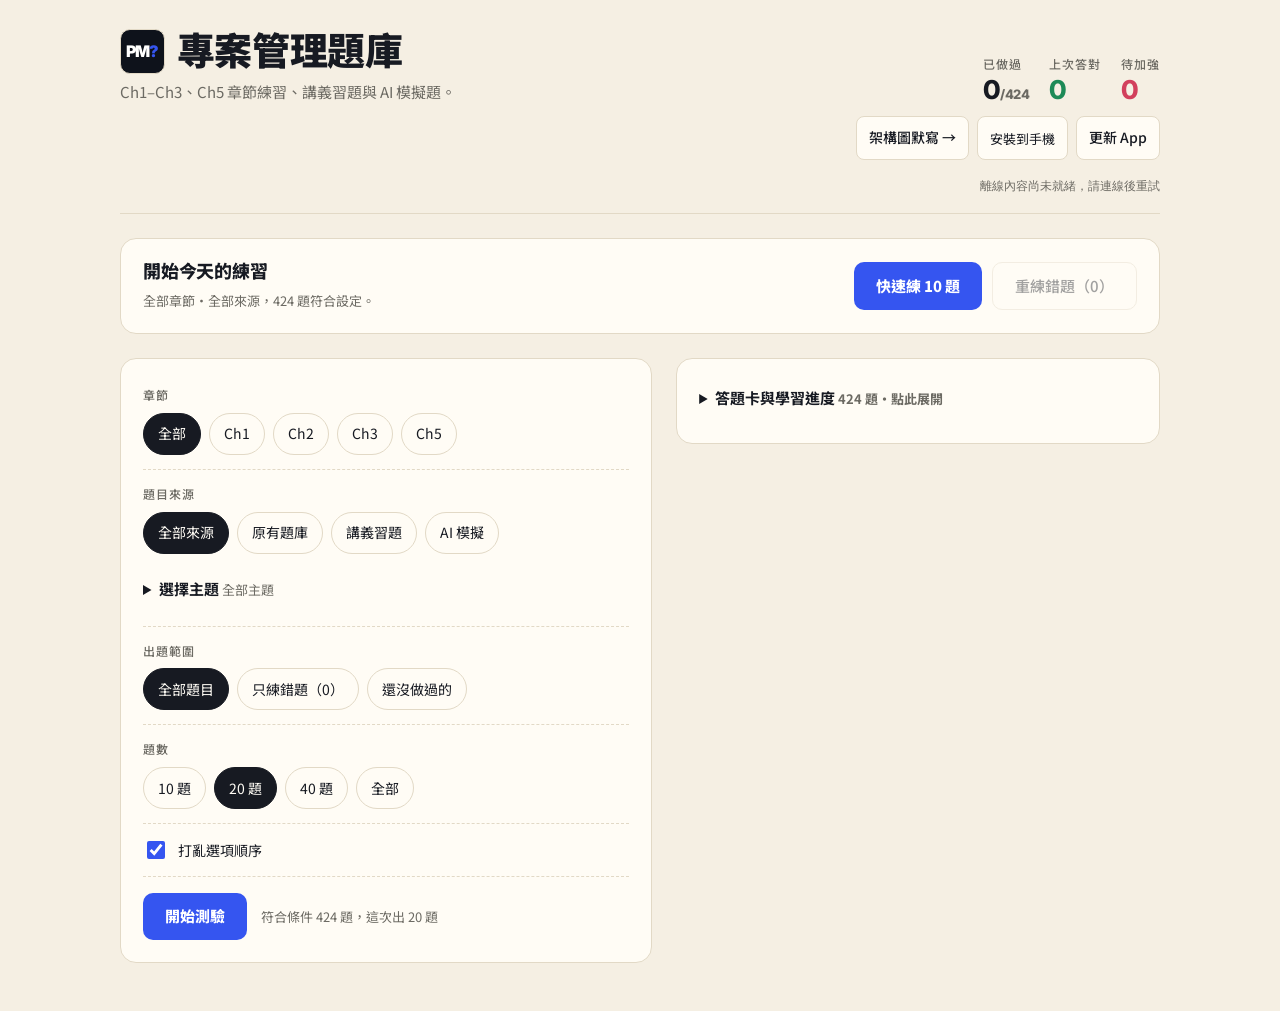
<file: index.html>
<!doctype html>
<html lang="zh-Hant-TW">
<head>
<meta charset="utf-8">
<meta name="viewport" content="width=device-width, initial-scale=1, viewport-fit=cover">
<meta name="description" content="專案管理 Ch1–Ch3、Ch5 題庫：章節練習與 AI 模擬試題，即時解析、錯題重練，作答紀錄只存在你的瀏覽器。">
<meta name="theme-color" content="#f5efe3">
<meta name="apple-mobile-web-app-capable" content="yes">
<meta name="mobile-web-app-capable" content="yes">
<meta name="apple-mobile-web-app-title" content="專案管理題庫">
<meta name="apple-mobile-web-app-status-bar-style" content="default">
<link rel="manifest" href="manifest.webmanifest">
<link rel="icon" type="image/png" sizes="192x192" href="icon-192.png">
<link rel="apple-touch-icon" href="apple-touch-icon.png">
<title>專案管理題庫</title>
<link rel="preconnect" href="https://fonts.googleapis.com">
<link rel="preconnect" href="https://fonts.gstatic.com" crossorigin>
<link rel="stylesheet" href="https://fonts.googleapis.com/css2?family=Inter:wght@500;600;700;800;900&family=Noto+Sans+TC:wght@400;500;700;900&display=swap">
<style>
/* Layout: an exam answer sheet — a bubble grid of every question beside the setup, then one question card at a time.
   Look: warm off-white paper with heavy sans type and one bright blue accent; the "PM?" mark keeps the icon's dark tile. */
:root{
  padding-top:env(safe-area-inset-top,0px);padding-bottom:env(safe-area-inset-bottom,0px);
  --paper:#f5efe3; --sheet:#fffcf5; --ink:#171a22; --muted:#6c6a63; --rule:#e2d9c6;
  --accent:#3555f0; --accent-soft:#e4e8fd; --on-accent:#ffffff;
  --good:#1d8a57; --good-soft:#e1f3e8; --bad:#d23f5c; --bad-soft:#fbe4e8; --unseen:#f3ecdd;
  --f-display:"Inter","Noto Sans TC","PingFang TC","Microsoft JhengHei",system-ui,sans-serif;
  --f-body:"Noto Sans TC","PingFang TC","Microsoft JhengHei",system-ui,sans-serif;
  --f-mono:"Inter",system-ui,sans-serif;
  color-scheme:light;
}
*{box-sizing:border-box}
html{-webkit-text-size-adjust:100%}
body{margin:0}
img{max-width:100%}
#installBtn{font:inherit;font-size:13px}
[hidden]{display:none!important}
body{background:var(--paper);color:var(--ink);font-family:var(--f-body);font-size:15px;line-height:1.65;
  padding-left:max(16px,env(safe-area-inset-left,0px));padding-right:max(16px,env(safe-area-inset-right,0px));padding-block:28px 48px}
.wrap{max-width:1040px;margin:0 auto;display:flex;flex-direction:column;gap:24px}
h1,h2{font-family:var(--f-display);text-wrap:balance;margin:0;line-height:1.25}
h1{font-size:clamp(28px,4.4vw,38px);font-weight:900;letter-spacing:-.01em;display:flex;align-items:center;gap:12px}
h1 .mark{flex:none;display:inline-flex;align-items:center;justify-content:center;font:900 .42em/1 "Inter",system-ui,sans-serif;width:2.8em;height:2.8em;border-radius:.62em;background:#0e121b;border:1px solid var(--rule);letter-spacing:-.05em;color:#fff}
h1 .mark i,.accent-q{color:var(--accent);font-style:normal}
h2{font-size:18px;font-weight:800;letter-spacing:-.01em}
.mono{font-family:var(--f-mono);font-variant-numeric:tabular-nums}
.label{font-size:12px;letter-spacing:.08em;color:var(--muted);font-weight:500}
header{display:flex;flex-wrap:wrap;align-items:flex-end;justify-content:space-between;gap:12px;border-bottom:1px solid var(--rule);padding-bottom:16px}
header p{margin:4px 0 0;color:var(--muted)}
.stats{display:flex;gap:20px}
.stat b{display:block;font-family:var(--f-mono);font-size:26px;font-weight:800;letter-spacing:-.02em;line-height:1.1}
.sheet{background:var(--sheet);border:1px solid var(--rule);border-radius:16px;padding:22px}
.home{display:grid;grid-template-columns:minmax(0,1.1fr) minmax(0,1fr);gap:24px;align-items:start}
@media (max-width:820px){.home{grid-template-columns:minmax(0,1fr)}}
.field{display:flex;flex-direction:column;gap:8px;padding-block:14px;border-top:1px dashed var(--rule)}
.field:first-of-type{border-top:0;padding-top:4px}
.seg,.chips{display:flex;flex-wrap:wrap;gap:8px}
.seg button,.chips button{font:inherit;font-size:14px;border:1px solid var(--rule);background:transparent;color:var(--ink);border-radius:999px;padding:5px 14px;cursor:pointer}
.seg button[aria-pressed="true"],.chips button[aria-pressed="true"]{background:var(--ink);color:var(--sheet);border-color:var(--ink)}
.chips button small{font-family:var(--f-mono);opacity:.7;margin-left:4px}
.toggle{display:flex;align-items:center;gap:10px;cursor:pointer;font-size:14px}
.toggle input{width:18px;height:18px;accent-color:var(--accent)}
.start-row{display:flex;flex-wrap:wrap;align-items:center;gap:14px;padding-top:16px;border-top:1px dashed var(--rule)}
.btn{font:inherit;font-weight:800;border:0;border-radius:10px;padding:11px 22px;cursor:pointer;background:var(--accent);color:var(--on-accent)}
.btn:disabled{opacity:.4;cursor:not-allowed}
.btn.ghost{background:var(--sheet);color:var(--ink);border:1px solid var(--rule);font-weight:500}
.btn.small{padding:7px 14px;font-size:14px}
button:focus-visible,input:focus-visible{outline:2px solid var(--accent);outline-offset:2px}
.hint{color:var(--muted);font-size:13px}
/* answer-card grid */
.card-head{display:flex;justify-content:space-between;align-items:baseline;gap:8px;margin-bottom:12px}
.grid{display:grid;grid-template-columns:repeat(10,minmax(0,1fr));gap:6px}
.cell{aspect-ratio:1;max-width:100%;border:1px solid var(--rule);border-radius:6px;background:var(--unseen);font-family:var(--f-mono);font-size:11px;color:var(--muted);display:flex;align-items:center;justify-content:center;cursor:pointer;padding:0}
.cell.ok{background:var(--good-soft);border-color:var(--good);color:var(--good)}
.cell.ng{background:var(--bad-soft);border-color:var(--bad);color:var(--bad);font-weight:600}
.cell.dim{opacity:.25}
.legend{display:flex;flex-wrap:wrap;gap:14px;margin-top:12px;font-size:12px;color:var(--muted)}
.legend span::before{content:"";display:inline-block;width:10px;height:10px;border-radius:3px;margin-right:6px;vertical-align:-1px;border:1px solid var(--rule);background:var(--unseen)}
.legend .l-ok::before{background:var(--good-soft);border-color:var(--good)}
.legend .l-ng::before{background:var(--bad-soft);border-color:var(--bad)}
.topics{display:flex;flex-direction:column;gap:8px;margin-top:18px}
.trow{display:grid;grid-template-columns:minmax(0,9em) minmax(0,1fr) 3.6em;gap:10px;align-items:center;font-size:13px}
.bar{height:8px;border-radius:4px;background:var(--unseen);border:1px solid var(--rule);overflow:hidden;display:flex}
.bar i{display:block;height:100%}
.bar .b-ok{background:var(--good)} .bar .b-ng{background:var(--bad)}
.trow .mono{text-align:right;color:var(--muted);font-size:12px}
.linkish{font:inherit;font-size:13px;background:none;border:0;color:var(--muted);text-decoration:underline;cursor:pointer;padding:0}
/* quiz */
.qbar{display:flex;flex-wrap:wrap;align-items:center;justify-content:space-between;gap:12px}
.progress{flex:1 1 200px;height:6px;background:var(--rule);border-radius:3px;overflow:hidden}
.progress i{display:block;height:100%;background:var(--accent);transition:width .25s}
.qcard{max-width:760px;width:100%;margin:0 auto;display:flex;flex-direction:column;gap:18px}
.qmeta{display:flex;flex-wrap:wrap;gap:8px;align-items:center}
.tag{font-size:12px;border:1px solid var(--rule);border-radius:4px;padding:1px 8px;color:var(--muted)}
.tag.src-ai{font-style:italic}
.tag.ch{border-color:var(--accent);color:var(--accent)}
.qtext{font-size:19px;font-weight:700;line-height:1.6;margin:0}
.opts{display:flex;flex-direction:column;gap:10px;list-style:none;margin:0;padding:0}
.opt{width:100%;text-align:left;font:inherit;color:var(--ink);background:var(--sheet);border:1px solid var(--rule);border-radius:12px;padding:12px 14px;display:flex;gap:14px;align-items:flex-start;cursor:pointer}
.opt:hover:not(:disabled){border-color:var(--accent)}
.opt:disabled{cursor:default}
.bubble{flex:none;width:28px;height:28px;border-radius:50%;border:1.5px solid var(--muted);display:flex;align-items:center;justify-content:center;font-family:var(--f-mono);font-size:13px;font-weight:600;color:var(--muted)}
.opt .txt{min-width:0;padding-top:2px}
.opt.right{border-color:var(--good);background:var(--good-soft)}
.opt.right .bubble{background:var(--good);border-color:var(--good);color:var(--sheet)}
.opt.wrong{border-color:var(--bad);background:var(--bad-soft)}
.opt.wrong .bubble{background:var(--bad);border-color:var(--bad);color:var(--sheet)}
.feedback{border-left:4px solid var(--good);background:var(--sheet);border-radius:0 8px 8px 0;padding:12px 16px}
.feedback.no{border-left-color:var(--bad)}
.feedback strong{display:block;margin-bottom:2px}
.feedback.yes strong{color:var(--good)} .feedback.no strong{color:var(--bad)}
.feedback p{margin:0}
.nav{display:flex;justify-content:flex-end;gap:10px;flex-wrap:wrap}
.kbd{font-family:var(--f-mono);font-size:12px;color:var(--muted)}
/* result */
.score{display:flex;flex-wrap:wrap;align-items:baseline;gap:6px 18px}
.score .big{font-family:var(--f-mono);font-size:64px;font-weight:900;letter-spacing:-.03em;line-height:1}
.wrong-list{display:flex;flex-direction:column;gap:12px;margin-top:8px}
.witem{border:1px solid var(--rule);border-radius:10px;padding:14px 16px;background:var(--sheet);display:flex;flex-direction:column;gap:6px}
.witem .q{font-weight:700}
.witem .ans{font-size:14px}
.witem .ans .y{color:var(--bad)} .witem .ans .c{color:var(--good);font-weight:700}
.witem .e{font-size:14px;color:var(--muted)}
.actions{display:flex;flex-wrap:wrap;gap:10px}
@media (prefers-reduced-motion:reduce){*{transition:none!important}}
@media (max-width:480px){.grid{grid-template-columns:repeat(8,minmax(0,1fr))}.stats{gap:14px}.sheet{padding:16px}.qtext{font-size:17px}}

.quick-start{grid-column:1/-1;display:flex;align-items:center;justify-content:space-between;gap:16px}.quick-start p{margin:6px 0 0}.quick-actions{display:flex;flex-wrap:wrap;gap:10px}.answer-details summary,.topic-options summary{cursor:pointer;font-weight:700;min-height:40px;padding:5px 0}.answer-details[open] summary{margin-bottom:16px}.topic-options[open] summary{margin-bottom:10px}.topic-options .hint{font-weight:400}.seg button{min-height:42px}.seg button:disabled{opacity:.35;cursor:default}.quick-actions .btn{white-space:nowrap}.resume-note{color:var(--muted);font-size:13px}
@media(max-width:820px){.quick-start{align-items:flex-start;flex-direction:column}.quick-actions{width:100%}.quick-actions button{flex:1 1 auto}}
@media(max-width:600px){body{padding-bottom:120px}.wrap{gap:16px}.start-row{position:fixed;bottom:0;left:0;right:0;z-index:30;background:var(--sheet);border-top:1px solid var(--rule);box-shadow:0 -4px 18px #0000000d;padding:10px 16px calc(10px + env(safe-area-inset-bottom));gap:8px}.start-row .btn{flex:1}.start-row .hint{flex:1;line-height:1.4}.quick-start{padding:16px}.quick-actions .btn{padding:10px 12px}.qbar{gap:8px}.qbar .btn{min-height:44px}header p{font-size:13px}.answer-details{padding:16px}.qcard .nav{position:sticky;bottom:0;background:var(--paper);padding:10px 0}.kbd{display:none}}
</style>

<link rel="stylesheet" href="pwa.css"><script defer src="pwa.js"></script></head>
<body>
<div class="wrap" id="app">
  <header class="quiz-header">
    <div class="header-intro"><h1><span class="mark" aria-hidden="true">PM<i>?</i></span>專案管理題庫</h1><p id="subtitle"></p></div>
    <div class="stats header-stats" id="hdrStats"></div>
    <div class="pwa-actions header-actions" data-pwa-actions><a class="btn ghost small" href="chart.html" style="text-decoration:none">架構圖默寫 →</a><button class="btn ghost small" id="installBtn">安裝到手機</button></div>
    <div class="pwa-status-row" data-pwa-status></div>
  </header>

  <section id="home" class="home">
    <div class="sheet quick-start"><div><h2>開始今天的練習</h2><p class="hint" id="quickHint">選好範圍，直接開始；也可以往下調整題數。</p></div><div class="quick-actions"><button class="btn" id="quickTen">快速練 10 題</button><button class="btn ghost" id="quickWrong">重練錯題</button><button class="btn ghost" id="resumeBtn" hidden>繼續上次</button></div></div>
    <div class="sheet">
      <div class="field" id="chField">
        <span class="label">章節</span>
        <div class="seg" id="chSeg"></div>
      </div>
      <div class="field"><span class="label">題目來源</span><div class="seg" id="sourceSeg"></div></div>
      <details class="field topic-options"><summary>選擇主題 <span class="hint" id="topicSummary">全部主題</span></summary><div class="chips" id="topicChips"></div></details>
      <div class="field">
        <span class="label">出題範圍</span>
        <div class="seg" id="modeSeg"></div>
      </div>
      <div class="field">
        <span class="label">題數</span>
        <div class="seg" id="countSeg"></div>
      </div>
      <div class="field">
        <label class="toggle"><input type="checkbox" id="shuffleOpts" checked> 打亂選項順序</label>
      </div>
      <div class="start-row" id="startRow">
        <button class="btn" id="startBtn">開始測驗</button>
        <span class="hint" id="poolInfo"></span>
      </div>
    </div>

    <details class="sheet answer-details"><summary>答題卡與學習進度 <span class="hint" id="gridSummary"></span></summary>
      <div class="card-head">
        <h2>答題卡</h2>
        <span class="label">點格子可單獨練那一題</span>
      </div>
      <div class="grid" id="grid"></div>
      <div class="legend"><span class="l-ok">上次答對</span><span class="l-ng">上次答錯</span><span>還沒做過</span></div>
      <div class="topics" id="topicBars"></div>
      <div style="margin-top:14px;display:flex;flex-wrap:wrap;gap:10px;align-items:center" id="resetRow">
        <button class="linkish" id="resetBtn">清除作答紀錄</button>
      </div>
    </details>
  </section>

  <section id="quiz" hidden>
    <div class="qcard">
      <div class="qbar">
        <span class="mono" id="qCount"></span>
        <div class="progress"><i id="qProg"></i></div>
        <span class="mono" id="qScore"></span>
        <button class="btn ghost small" id="pauseBtn">暫停</button><button class="btn ghost small" id="quitBtn">結束測驗</button>
      </div>
      <div class="sheet" style="display:flex;flex-direction:column;gap:16px">
        <div class="qmeta" id="qMeta"></div>
        <p class="qtext" id="qText"></p>
        <ul class="opts" id="qOpts"></ul>
        <div id="qFeedback"></div>
      </div>
      <div class="nav">
        <span class="kbd" id="kbdHint">鍵盤：A–D 或 1–4 作答，Enter 下一題</span>
        <button class="btn" id="nextBtn" hidden>下一題</button>
      </div>
    </div>
  </section>

  <section id="result" hidden>
    <div class="qcard">
      <div class="sheet" style="display:flex;flex-direction:column;gap:16px">
        <span class="label">本次成績</span>
        <div class="score"><span class="big" id="rScore"></span><span id="rDetail"></span></div>
        <div class="actions">
          <button class="btn" id="retryWrongBtn">重練這次答錯的題</button>
          <button class="btn ghost" id="againBtn">同樣設定再考一次</button>
          <button class="btn ghost" id="homeBtn">回到首頁</button>
        </div>
      </div>
      <div id="rWrongWrap">
        <h2 style="margin-bottom:8px" id="rWrongTitle"></h2>
        <div class="wrong-list" id="rWrong"></div>
      </div>
    </div>
  </section>
</div>

<script>
const BANK = [{"id": "q000", "ch": "ch1", "topic": "創新與時代趨勢", "q": "根據 Steve Blank 對中國大陸與美國矽谷創新生態的觀察，下列哪一項是中國大陸「完全不具備」的？", "o": ["創業動機", "基礎建設", "創新創業管理工具", "創業人才"], "a": 2, "e": "Steve Blank 認為中國大陸在「管理工具」方面完全不具備，也就是缺乏創新創業管理工具。", "src": "ch1"}, {"id": "q001", "ch": "ch1", "topic": "創新與時代趨勢", "q": "根據 Steve Blank 對中國大陸與美國矽谷創新生態的觀察，中國大陸在哪一方面與美國一樣？", "o": ["管理工具", "文化", "動機", "原創力"], "a": 2, "e": "動機方面中國大陸和美國一樣（基礎建設也一樣完備）；文化方面稍缺冒險精神與原創力；管理工具則完全不具備。", "src": "ch1"}, {"id": "q002", "ch": "ch1", "topic": "創新與時代趨勢", "q": "下列何者正確描述 LLP 模式？", "o": ["商業模式＋客戶開發＋敏捷開發", "商業模式＋品質管理＋瀑布開發", "市場分析＋財務管理＋人力資源", "客戶開發＋風險管理＋成本管理"], "a": 0, "e": "LLP 是 Lean LaunchPad：商業模式＋客戶開發＋敏捷開發。", "src": "ch1"}, {"id": "q003", "ch": "ch1", "topic": "創新與時代趨勢", "q": "在創新經濟時代，傳統專案管理應如何因應？", "o": ["完全被敏捷取代", "適度結合敏捷實務", "完全排除敏捷方法", "只增加文件與流程"], "a": 1, "e": "簡報指出：在創新經濟時代，傳統專案管理也可以適度結合敏捷實務，讓專案更順利、更成功。", "src": "ch1"}, {"id": "q004", "ch": "ch1", "topic": "創新與時代趨勢", "q": "Standish Group 1995 年的調查指出，許多專案無法如期完成與失敗的兩個主要原因為何？", "o": ["預算不足與技術落後", "需求不完整與缺乏使用者參與", "員工不足與設備不足", "管理者經驗不足與市場競爭"], "a": 1, "e": "Standish Group 1995 年報告：專案無法如期完成與失敗的兩大主因是「需求不完整」和缺乏「使用者參與」。", "src": "ch1"}, {"id": "q005", "ch": "ch1", "topic": "創新與時代趨勢", "q": "下列何者「不是」Ken Schwaber 所提出的軟體開發常見問題？", "o": ["無法準時交付", "開發期間很難做更改", "品質持續惡化", "客戶參與程度過高"], "a": 3, "e": "Ken Schwaber 列的問題包括發布時間越來越長、無法準時交付、開發期間很難更改、品質持續惡化、死亡行軍等。客戶參與過高不在其中，傳統問題反而是參與不足。", "src": "ch1"}, {"id": "q006", "ch": "ch1", "topic": "創新與時代趨勢", "q": "傳統工作時代的專案管理模式較屬於哪一種流程？", "o": ["明確固定型流程", "完全隨機流程", "自我組織流程", "客戶驅動流程"], "a": 0, "e": "傳統工作時代的專案管理模式是「明確固定型流程」，並不適用於軟體開發。", "src": "ch1"}, {"id": "q007", "ch": "ch1", "topic": "創新與時代趨勢", "q": "根據簡報，傳統固定型專案管理模式較不適合下列哪種工作？", "o": ["工作內容穩定的工作", "大量重複性生產", "充滿變動的軟體與新產品研發", "流程高度標準化的工作"], "a": 2, "e": "明確固定型流程對充滿變動的軟體和新產品研發而言，是浪費時間且達不到預期成果的。", "src": "ch1"}, {"id": "q008", "ch": "ch1", "topic": "創新與時代趨勢", "q": "工業時代與知識經濟時代相比，工業時代較強調：", "o": ["根據需求改變", "依計畫行事", "持續創新", "給予授權"], "a": 1, "e": "工業時代強調依計畫行事；知識經濟時代強調根據需求改變。", "src": "ch1"}, {"id": "q009", "ch": "ch1", "topic": "創新與時代趨勢", "q": "知識經濟時代的工作特點為何？", "o": ["工作內容穩定", "決策點較少", "工作內容常變", "強調命令與控制"], "a": 2, "e": "知識經濟時代工作內容常變，工業時代則是工作內容穩定。", "src": "ch1"}, {"id": "q010", "ch": "ch1", "topic": "創新與時代趨勢", "q": "在知識經濟時代，相較於「強調正確的答案」，更重視什麼？", "o": ["問正確的問題", "減少所有問題", "遵循主管指示", "建立標準答案"], "a": 0, "e": "工業時代強調正確的答案；知識經濟時代重視問正確的問題。", "src": "ch1"}, {"id": "q011", "ch": "ch1", "topic": "創新與時代趨勢", "q": "工業時代較強調「命令與控制」，知識經濟時代則強調什麼？", "o": ["集權", "監督", "給予授權", "嚴格管制"], "a": 2, "e": "工業時代強調命令與控制；知識經濟時代強調給予授權。", "src": "ch1"}, {"id": "q012", "ch": "ch1", "topic": "創新與時代趨勢", "q": "下列何者最符合知識經濟時代的工作特點？", "o": ["專注於數量", "嚴謹的標準", "將員工工作成本最小化", "將員工視為財產而不是成本"], "a": 3, "e": "知識經濟時代將員工視為財產（資產）而不是成本；專注數量、嚴謹標準、員工成本最小化都是工業時代的特點。", "src": "ch1"}, {"id": "q013", "ch": "ch1", "topic": "敏捷思維與宣言", "q": "敏捷宣言於哪一年被提出？", "o": ["1995 年", "1999 年", "2001 年", "2012 年"], "a": 2, "e": "敏捷宣言於 2001 年 2 月 11–13 日提出。", "src": "ch1"}, {"id": "q014", "ch": "ch1", "topic": "敏捷思維與宣言", "q": "2001 年，17 位軟體實務大師聚集在哪裡討論輕量級軟體開發模式？", "o": ["美國矽谷", "美國猶他州雪鳥", "紐約哥倫比亞大學", "麻省理工學院"], "a": 1, "e": "17 位大師聚集在美國猶他州的雪鳥（Snowbird, Utah）。", "src": "ch1"}, {"id": "q015", "ch": "ch1", "topic": "敏捷思維與宣言", "q": "敏捷軟體開發模式希望取代的主要是什麼？", "o": ["以文件為導向的重量級軟體開發模式", "客戶參與的開發模式", "團隊合作的開發模式", "產品導向的開發模式"], "a": 0, "e": "敏捷要以輕量級軟體開發模式，取代重量級、以文件為導向的開發模式。", "src": "ch1"}, {"id": "q016", "ch": "ch1", "topic": "敏捷思維與宣言", "q": "根據敏捷的觀點，最終決定產品的應該是誰？", "o": ["製造團隊", "設計團隊", "客戶", "專案經理"], "a": 2, "e": "做出產品後就上市，再根據客戶回饋修改；決定產品的不是製造團隊或設計團隊，而是客戶。", "src": "ch1"}, {"id": "q017", "ch": "ch1", "topic": "敏捷思維與宣言", "q": "下列何者符合敏捷宣言的價值觀？", "o": ["流程與工具勝於個人與互動", "個人與互動勝於流程與工具", "合約談判勝於客戶協作", "遵循計畫勝於回應變更"], "a": 1, "e": "四大價值觀：個人與互動＞流程與工具、可用的軟體＞複雜的文件、與客戶協作＞合約談判、回應變更＞遵循計畫。", "src": "ch1"}, {"id": "q018", "ch": "ch1", "topic": "敏捷思維與宣言", "q": "敏捷宣言認為，下列何者勝於「複雜的文件」？", "o": ["詳細的合約", "完整的計畫", "可用的軟體", "嚴格的流程"], "a": 2, "e": "可用的軟體勝於複雜的文件。", "src": "ch1"}, {"id": "q019", "ch": "ch1", "topic": "敏捷思維與宣言", "q": "敏捷宣言認為「與客戶協作」勝於：", "o": ["合約談判", "團隊溝通", "回應變更", "軟體測試"], "a": 0, "e": "與客戶協作勝於合約談判。", "src": "ch1"}, {"id": "q020", "ch": "ch1", "topic": "敏捷思維與宣言", "q": "「回應變更勝於＿＿＿＿」是敏捷宣言四大價值觀之一，空格應填入什麼？", "o": ["與客戶協作", "遵循計畫", "個人與互動", "可用的軟體"], "a": 1, "e": "回應變更勝於遵循計畫。", "src": "ch1"}, {"id": "q021", "ch": "ch1", "topic": "敏捷思維與宣言", "q": "敏捷原則的第一優先任務是什麼？", "o": ["降低人事成本", "完成所有文件", "儘早且持續交付有價值的成果以滿足客戶", "完全避免需求變更"], "a": 2, "e": "敏捷原則第 1 條：第一優先是儘早且持續交付有價值的軟體（成果）來滿足客戶。", "src": "ch1"}, {"id": "q022", "ch": "ch1", "topic": "敏捷思維與宣言", "q": "當客戶在開發後期提出需求變更時，依敏捷原則應如何處理？", "o": ["一律拒絕", "歡迎改變需求", "延到下一個專案", "要求客戶重新簽約後才能討論"], "a": 1, "e": "敏捷原則第 2 條：竭誠歡迎改變需求，即使在最後開發階段也是如此。", "src": "ch1"}, {"id": "q023", "ch": "ch1", "topic": "敏捷思維與宣言", "q": "敏捷原則認為，交付可用成果的時間間隔應如何安排？", "o": ["越長越好", "一律每年一次", "以較短的時間間隔為佳", "專案結束才交付"], "a": 2, "e": "敏捷原則第 3 條：經常交付可用的軟體，頻率從數週到數月，以較短的時間間隔為佳。", "src": "ch1"}, {"id": "q024", "ch": "ch1", "topic": "敏捷思維與宣言", "q": "敏捷原則認為，業務人員與開發者在專案進行中應：", "o": ["每天一起工作", "每月開會一次", "各自獨立工作", "只透過專案經理聯絡"], "a": 0, "e": "敏捷原則第 4 條：業務人員與開發者在專案進行中必須每天一起工作。", "src": "ch1"}, {"id": "q025", "ch": "ch1", "topic": "敏捷思維與宣言", "q": "敏捷原則認為，團隊成員之間傳遞訊息最有效率與效能的方式是什麼？", "o": ["正式公文", "電子郵件", "面對面溝通", "詳細的工作報告"], "a": 2, "e": "敏捷原則第 6 條：面對面的溝通是傳遞訊息最有效率與效能的方式。", "src": "ch1"}, {"id": "q026", "ch": "ch1", "topic": "敏捷思維與宣言", "q": "敏捷原則將什麼視為進度的主要測量標準？", "o": ["已完成的文件頁數", "已召開的會議次數", "可用的產品、服務或成果", "團隊工作時數"], "a": 2, "e": "敏捷原則第 7 條：可用的軟體（產品、服務或成果）是進度的主要測量標準。", "src": "ch1"}, {"id": "q027", "ch": "ch1", "topic": "敏捷思維與宣言", "q": "「盡最大的可能排除不需要的工作」最符合敏捷原則中的哪一項？", "o": ["精簡", "控制", "標準化", "文件化"], "a": 0, "e": "敏捷原則第 10 條：精簡，精髓是要盡最大的可能排除不需要的工作。", "src": "ch1"}, {"id": "q028", "ch": "ch1", "topic": "敏捷思維與宣言", "q": "敏捷原則認為，最佳的架構、需求及設計來自：", "o": ["高階主管", "外部顧問", "自我組織的團隊", "專案管理辦公室"], "a": 2, "e": "敏捷原則第 11 條：最佳的架構、需求及設計皆來自於能自我組織的團隊。", "src": "ch1"}, {"id": "q029", "ch": "ch1", "topic": "敏捷思維與宣言", "q": "某敏捷團隊每隔一段時間便檢討「怎樣工作可以更有效率」，並據以調整工作方式。這最符合哪一項敏捷原則？", "o": ["團隊定期自省並調整與修正行為", "遵循原始計畫", "加強合約談判", "增加專案文件"], "a": 0, "e": "敏捷原則第 12 條：團隊定期自省如何更有效率，並據以調整與修正行為。", "src": "ch1"}, {"id": "q030", "ch": "ch1", "topic": "敏捷思維與宣言", "q": "下列何者「不是」簡報所列採用敏捷可達成的五項主要商業目標？", "o": ["可持續創新", "產品有彈性", "加速上市時間", "完全消除市場風險"], "a": 3, "e": "Jim Highsmith 列的五項：可持續創新、產品有彈性、加速上市時間、人員與流程有彈性、產出可靠的成果。沒有「完全消除市場風險」。", "src": "ch1"}, {"id": "q031", "ch": "ch1", "topic": "敏捷思維與宣言", "q": "敏捷為何可能增加投資報酬率（ROI）？", "o": ["延後產品上市", "根據市場價值開發小批迭代產品，儘快上市與快速回收", "增加產品文件", "減少與客戶接觸"], "a": 1, "e": "加速上市時間：根據市場價值開發小批迭代產品，可儘快上市與快速回收，增加 ROI。", "src": "ch1"}, {"id": "q032", "ch": "ch1", "topic": "組織專案管理與 PMO", "q": "組織專案管理（OPM）的主要目的為何？", "o": ["讓每個專案完全獨立於組織策略", "透過專案相關管理實務達成組織策略", "只負責軟體開發", "只管理日常營運"], "a": 1, "e": "OPM 是基於組織策略的執行框架，藉由專案組合、專案集、專案及組織驅動實務來達成組織策略。", "src": "ch1"}, {"id": "q033", "ch": "ch1", "topic": "組織專案管理與 PMO", "q": "OPM3 中的「SMCI」四個成熟度測評等級，正確順序為何？", "o": ["Standardize → Measure → Control → Improve", "Structure → Manage → Control → Innovate", "Standardize → Manage → Create → Improve", "Strategy → Measure → Control → Integrate"], "a": 0, "e": "SMCI＝標準化（Standardize）→ 可衡量（Measure）→ 可控制（Control）→ 持續改進（Improve）。", "src": "ch1"}, {"id": "q034", "ch": "ch1", "topic": "組織專案管理與 PMO", "q": "下列關於「專案組合（Portfolio）」與「專案集（Program）」的敘述，何者正確？", "o": ["Portfolio 只能包含單一專案", "Program 是一群彼此完全無關的專案", "Portfolio 可包含專案、專案集、子專案組合及日常營運工作", "Program 與組織策略完全無關"], "a": 2, "e": "專案組合包含專案、專案集、子專案組合和日常營運工作；專案集是一群「相關」的專案；兩者都要符合組織策略。", "src": "ch1"}, {"id": "q035", "ch": "ch1", "topic": "敏捷思維與宣言", "q": "下列哪一項不是「敏捷原則」（Agile Principle）？", "o": ["專案靠積極的個人來完成，給予他們所需的環境與支援，並相信他們可以完成工作。", "經常交付可用的成果，頻率可從數週到數個月，以較長的時間間隔為佳。", "敏捷流程提倡穩定持續的開發，發起人、開發者及用戶都應該能不斷地維持穩定的步調。", "精簡 — 精髓是要盡最大的可能，排除不需要做的工作。"], "a": 1, "e": "敏捷原則第 3 條是「以較短的時間間隔為佳」，B 寫成較長，所以不是敏捷原則。", "src": "ch1"}, {"id": "q036", "ch": "ch1", "topic": "敏捷思維與宣言", "q": "下列對敏捷原則中「精簡（Simplicity）」的敘述，哪一項正確？", "o": ["是要盡最大的可能，排除不需要做的工作。", "是要盡最小的可能，排除不需要做的工作。", "是要盡最大的可能，排除需要做的工作。", "是要盡最小的可能，排除需要做的工作。"], "a": 0, "e": "敏捷原則第 10 條：精簡是要盡最大的可能，排除不需要做的工作。", "src": "ch1"}, {"id": "q037", "ch": "ch1", "topic": "敏捷思維與宣言", "q": "下列哪一項不是「敏捷原則」（Agile Principle）？", "o": ["可用的軟體是進度的主要量測標準", "持續專注於追求卓越的技術與優良的設計以強化敏捷力", "最佳的架構、需求及設計皆來自於能有效監控的團隊", "團隊定期自省應如何更有效率，並據以適當地調整與修正行為"], "a": 2, "e": "敏捷原則第 11 條是「能自我組織的團隊」，不是「能有效監控的團隊」。", "src": "ch1"}, {"id": "q038", "ch": "ch1", "topic": "敏捷思維與宣言", "q": "根據「敏捷原則」（Agile Principle），下列哪一項是進度的主要量測標準？", "o": ["大量的文件", "可用的軟體", "好的架構", "充分授權的工作環境"], "a": 1, "e": "敏捷原則第 7 條：可用的軟體是進度的主要量測標準。", "src": "ch1"}, {"id": "q039", "ch": "ch1", "topic": "敏捷思維與宣言", "q": "根據「敏捷原則」（Agile Principle），最佳的架構、需求及設計皆來自於下列哪一項？", "o": ["產品負責人(ProductOwner)", "敏捷教練 (Coach)", "能自我組織的團隊", "專案經理"], "a": 2, "e": "敏捷原則第 11 條：最佳的架構、需求及設計皆來自於能自我組織的團隊。", "src": "ch1"}, {"id": "q040", "ch": "ch2", "topic": "傳統開發模式", "q": "根據資訊系統開發模式演進圖，下列哪一個模式最早提出？", "o": ["漸進模式", "雛型模式", "瀑布模式", "螺旋模式"], "a": 2, "e": "瀑布模式（Royce, 1970）最早；漸進、雛型是 1977，螺旋是 1988，RUP 是 1999。", "src": "ch12a"}, {"id": "q041", "ch": "ch2", "topic": "傳統開發模式", "q": "若開發團隊將雛型系統視為最終產品，最可能造成什麼結果？", "o": ["客戶滿意度提高", "需求更完整", "文件更齊全", "犧牲產品品質"], "a": 3, "e": "雛型模式的缺點：開發團隊會將雛型系統視為最終產品，犧牲產品品質。", "src": "ch12a"}, {"id": "q042", "ch": "ch2", "topic": "傳統開發模式", "q": "RUP 模式以什麼作為系統開發的首要工作，以便更精確地了解使用者需求？", "o": ["企業塑模", "程式撰寫", "部署", "測試"], "a": 0, "e": "RUP 以「企業塑模」為系統開發首要工作，讓開發者更精確地了解使用者需求。", "src": "ch12a"}, {"id": "q043", "ch": "ch2", "topic": "傳統開發模式", "q": "下列何者符合瀑布模式的特性？", "o": ["各階段可以同時並行進行", "專案資源配置以客戶需求變動為基礎", "各階段工作人員須完成正確、完整、易讀的文件，移交給下一階段的工作人員", "客戶全程密集參與開發過程"], "a": 2, "e": "瀑布模式特性：各階段要完成正確、完整、易讀的文件移交下一階段。A、B、D 都與瀑布相反。", "src": "ch12a"}, {"id": "q044", "ch": "ch2", "topic": "Scrum", "q": "下列何者「不是」Scrum 的基本價值觀？", "o": ["公開", "專注", "承諾", "檢視"], "a": 3, "e": "Scrum 五個價值觀：公開、勇氣、尊重、專注、承諾。「檢視」是三大支柱之一。", "src": "ch12a"}, {"id": "q045", "ch": "ch2", "topic": "Scrum", "q": "Scrum 是由誰在何時共同提出的？", "o": ["Kent Beck 於 1999 年", "Alistair Cockburn 於 2001 年", "Jeff De Luca 於 1997 年", "Ken Schwaber 與 Jeff Sutherland 於 1995 年"], "a": 3, "e": "Scrum 由 Ken Schwaber 與 Jeff Sutherland 於 1995 年在 OOPSLA 研討會共同提出。", "src": "ch12a"}, {"id": "q046", "ch": "ch2", "topic": "傳統開發模式", "q": "下列何者「不是」瀑布模式的缺點？", "o": ["專案開始時必須完整且清楚地描述所有需求", "客戶要到專案末期才能看到產品", "各階段的改變或錯誤須回溯到前一階段，並經冗長的審查簽核", "各階段的產出都須經過確認、驗證及測試，藉此發現品質缺失並加以改善"], "a": 3, "e": "D 是瀑布模式的「特性」（產出要經確認、驗證及測試），不是缺點。", "src": "ch12a"}, {"id": "q047", "ch": "ch2", "topic": "傳統開發模式", "q": "下列何者是 RUP 模式的缺點？", "o": ["缺乏視覺化模型", "無法迭代", "模式過於繁雜，企業學習與導入困難，且支援工具受限於 IBM Rational 軟體", "不重視需求分析"], "a": 2, "e": "RUP 缺點：模式過於繁雜、學習導入困難，支援工具受限於 IBM Rational 軟體。", "src": "ch12a"}, {"id": "q048", "ch": "ch2", "topic": "Scrum", "q": "下列何者「不是」Scrum 的儀式？", "o": ["燃盡圖", "衝刺規劃", "衝刺審查", "衝刺回顧"], "a": 0, "e": "燃盡圖是 Scrum 的「產出」，不是儀式。四儀式：衝刺規劃、每日立會、衝刺審查、衝刺回顧。", "src": "ch12a"}, {"id": "q049", "ch": "ch2", "topic": "傳統開發模式", "q": "瀑布模式的標準開發流程順序為何？", "o": ["設計→需求→開發→測試→部署", "需求→設計→開發→測試→部署", "需求→開發→設計→部署→測試", "需求→設計→測試→開發→部署"], "a": 1, "e": "瀑布流程：需求 → 設計 → 開發 → 測試 → 部署。", "src": "ch12a"}, {"id": "q050", "ch": "ch2", "topic": "傳統開發模式", "q": "下列何者是漸進模式的缺點？", "o": ["無法分階段編列預算", "需要對每個漸進階段做清楚完整的定義，可能使系統開發期程變長", "風險管理成本過高", "完全沒有文件可供維護"], "a": 1, "e": "漸進模式缺點：每個階段都要清楚完整定義（期程變長）、階層僵化不易關聯、總成本通常大於瀑布。", "src": "ch12a"}, {"id": "q051", "ch": "ch2", "topic": "傳統開發模式", "q": "雛型模式屬於客戶導向的分析與設計，但可能遇到什麼問題？", "o": ["客戶參與度過低", "開發團隊不願意修改系統", "大部分時間客戶並不清楚他們真正的需求是什麼", "專案一開始就能精確估算完成時間"], "a": 2, "e": "雛型模式屬客戶導向，但大部分時間客戶並不清楚自己真正的需求是什麼。", "src": "ch12a"}, {"id": "q052", "ch": "ch2", "topic": "傳統開發模式", "q": "螺旋模式是由哪位學者於哪一年提出？", "o": ["Royce，1970", "Bally et al.，1977", "Barry，1988", "Booch，1999"], "a": 2, "e": "螺旋模式由 Barry 於 1988 年提出。", "src": "ch12a"}, {"id": "q053", "ch": "ch2", "topic": "傳統開發模式", "q": "瀑布模式的風險與失敗成本偏高，主要原因為何？", "o": ["專案較後階段才開始進行開發", "專案初期過度簡化需求", "客戶參與過多", "各階段不需要審查簽核"], "a": 0, "e": "瀑布模式在專案較後階段才開始開發，所以風險與失敗成本都高。", "src": "ch12a"}, {"id": "q054", "ch": "ch2", "topic": "Scrum", "q": "下列何者「不是」Scrum 的產出？", "o": ["產品待辦清單", "甘特圖", "燃盡圖", "衝刺待辦清單"], "a": 1, "e": "Scrum 四個產出：產品待辦清單、衝刺待辦清單、可交付的增量成果、燃盡圖。甘特圖不是。", "src": "ch12a"}, {"id": "q055", "ch": "ch2", "topic": "傳統開發模式", "q": "雛型模式強調的重點是什麼？", "o": ["風險分析與風險管理", "完整的分析設計文件", "以企業塑模為首要工作", "雛型的快速開發及使用者高度參與"], "a": 3, "e": "雛型模式強調雛型的快速開發及使用者高度參與。風險分析是螺旋，企業塑模是 RUP。", "src": "ch12a"}, {"id": "q056", "ch": "ch2", "topic": "傳統開發模式", "q": "螺旋模式藉由哪一項作法，大幅降低軟體失敗造成損失的可能性？", "o": ["風險分析", "完整文件", "嚴格簽核", "一次性完整需求"], "a": 0, "e": "螺旋模式藉由風險分析，大幅降低軟體失敗造成損失的可能性。", "src": "ch12a"}, {"id": "q057", "ch": "ch2", "topic": "傳統開發模式", "q": "漸進模式的第一個漸進階段（漸進一）建置的是什麼？", "o": ["核心功能", "功能一", "所有功能的雛型", "部署與教育訓練"], "a": 0, "e": "漸進一建置核心功能，之後依序加入功能一、功能二、功能三。", "src": "ch12a"}, {"id": "q058", "ch": "ch2", "topic": "其他敏捷方法論", "q": "由 Kent Beck 創建，專注於敏捷開發實務，強調效率、聚焦於客戶、回饋及品質的是哪一種方法論？", "o": ["Scrum", "精益（Lean）", "看板（Kanban）", "終極編程（XP）"], "a": 3, "e": "終極編程（XP）由 Kent Beck 創建，專注於敏捷開發實務，強調效率、聚焦於客戶、回饋及品質。", "src": "ch12a"}, {"id": "q059", "ch": "ch2", "topic": "傳統開發模式", "q": "為什麼螺旋模式「不利於已簽署合約的客戶與開發者之間的協調」？", "o": ["因為文件過於繁雜", "因為工具受限於特定廠商", "因為開發流程過於靈活", "因為客戶完全不參與"], "a": 2, "e": "螺旋模式的開發流程過於靈活，不利於已簽約的客戶與開發者之間的協調。", "src": "ch12a"}, {"id": "q060", "ch": "ch2", "topic": "其他敏捷方法論", "q": "下列敏捷方法論與創建者的配對，何者正確？", "o": ["看板（Kanban）— David J. Anderson", "Scrum — Kent Beck", "功能驅動開發（FDD）— Alistair Cockburn", "水晶家族（Crystal） — Jeff De Luca"], "a": 0, "e": "Kanban—David J. Anderson 正確。Scrum 是 Sutherland & Schwaber，FDD 是 Jeff De Luca，Crystal 是 Alistair Cockburn。", "src": "ch12a"}, {"id": "q061", "ch": "ch2", "topic": "傳統開發模式", "q": "RUP 模式的四個階段為何？", "o": ["需求、設計、開發、測試", "初始、詳述、建構、轉移", "構想、推測、探索、調整", "決定目標、風險分析、開發、規劃"], "a": 1, "e": "RUP 四階段：初始、詳述、建構、轉移。C 是 APM 的階段，D 是螺旋模式的步驟。", "src": "ch12a"}, {"id": "q062", "ch": "ch2", "topic": "Scrum", "q": "在 Scrum 流程中，一個衝刺（Sprint）與每日立會的週期分別約為多久？", "o": ["衝刺約 2–4 週，每日立會每 24 小時一次", "衝刺約 6 個月，每日立會每週一次", "衝刺約 1 天，每日立會每月一次", "衝刺約 3 個月，每日立會每 24 小時一次"], "a": 0, "e": "一個衝刺約 2–4 週，每日立會每 24 小時一次（15 分鐘）。", "src": "ch12a"}, {"id": "q063", "ch": "ch2", "topic": "Scrum", "q": "下列何者「不是」Scrum 團隊的組成角色？", "o": ["產品負責人（PO）", "開發團隊", "專案經理", "Scrum 大師"], "a": 2, "e": "Scrum 團隊只有產品負責人、Scrum 大師、開發團隊，沒有專案經理。", "src": "ch12a"}, {"id": "q064", "ch": "ch2", "topic": "傳統開發模式", "q": "若組織希望員工能充分熟悉與接受新系統，並有充分時間學習與進行技術移轉，較適合採用哪一種模式？", "o": ["瀑布模式", "雛型模式", "螺旋模式", "漸進模式"], "a": 3, "e": "漸進模式分階段建置，讓組織成員有充分時間學習與進行技術移轉。", "src": "ch12a"}, {"id": "q065", "ch": "ch1", "topic": "專案管理基礎", "q": "專案管理的知識中，軟技術方面的要求，不包含下列何者？", "o": ["決策的分析與下達", "人力資源的運用及專案領導的藝術", "對人際關係的互動", "時程規劃"], "a": 3, "e": "時程規劃屬硬技術。軟技術是與人相關的技術，如人際互動、溝通、決策、專案領導。", "src": "ch12a"}, {"id": "q066", "ch": "ch1", "topic": "專案管理基礎", "q": "專案章程於專案管理過程中何時撰寫 ？", "o": ["起始過程組", "規劃過程組", "結束過程組", "監視與管制過程組"], "a": 0, "e": "專案章程在起始過程組撰寫，用來正式授權專案。", "src": "ch12a"}, {"id": "q067", "ch": "ch1", "topic": "專案管理基礎", "q": "下列何者屬於專案管理知識結構中「軟技術」之部分？", "o": ["專案領導的藝術", "時程規劃", "品質確保", "成本分析"], "a": 0, "e": "專案領導的藝術屬軟技術；時程規劃、品質確保、成本分析都屬硬技術。", "src": "ch12a"}, {"id": "q068", "ch": "ch1", "topic": "組織專案管理與 PMO", "q": "下列何者屬專案管理辦公室類型？", "o": ["支援型", "管制型", "指示型", "以上皆是"], "a": 3, "e": "PMO 三種類型：支援型（管制低）、管制型（管制中）、指示型（管制高）。", "src": "ch12a"}, {"id": "q069", "ch": "ch1", "topic": "專案管理基礎", "q": "「定義活動」屬於哪一專案管理知識領域？", "o": ["專案資源管理", "專案範疇管理", "專案採購管理", "專案時程管理"], "a": 3, "e": "定義活動屬於專案時程管理。", "src": "ch12a"}, {"id": "q070", "ch": "ch1", "topic": "敏捷思維與宣言", "q": "根據「敏捷原則」（Agile Principle），下列哪一項是衡量進度的主要標準？", "o": ["大量的文件", "可用的軟體 ( 成果 )", "好的架構", "充分授權的工作環境"], "a": 1, "e": "敏捷原則第 7 條：可用的軟體（成果）是進度的主要測量標準。", "src": "ch12a"}, {"id": "q071", "ch": "ch1", "topic": "專案管理基礎", "q": "專案管理學會組織（PMI）何時成立？", "o": ["1958", "1968", "1969", "1978"], "a": 2, "e": "PMI（專案管理學會）成立於 1969 年。", "src": "ch12a"}, {"id": "q072", "ch": "ch1", "topic": "專案管理基礎", "q": "「獲得資源」屬於哪一專案管理知識領域？", "o": ["專案資源管理", "專案範疇管理", "專案整合管理", "專案溝通管理"], "a": 0, "e": "獲得資源屬於專案資源管理。", "src": "ch12a"}, {"id": "q073", "ch": "ch1", "topic": "敏捷思維與宣言", "q": "敏捷專案管理緊盯的是？", "o": ["計畫", "願景", "需求", "成本"], "a": 1, "e": "敏捷專案管理緊盯願景，而不是緊盯計畫。", "src": "ch12a"}, {"id": "q074", "ch": "ch1", "topic": "專案管理基礎", "q": "「建立工作分解結構（WBS）」屬於哪一專案管理知識領域？", "o": ["專案資源管理", "專案範疇管理", "專案採購管理", "專案溝通管理"], "a": 1, "e": "建立工作分解結構（WBS）屬於專案範疇管理。", "src": "ch12a"}, {"id": "q075", "ch": "ch1", "topic": "專案管理基礎", "q": "下列何種活動可以歸屬於專案？", "o": ["公司上市計畫", "建置資訊系統", "建設工程", "以上皆是"], "a": 3, "e": "公司上市計畫、建置資訊系統、建設工程都是為了創造獨特成果的暫時性努力，都可以是專案。", "src": "ch12a"}, {"id": "q076", "ch": "ch1", "topic": "敏捷思維與宣言", "q": "下列哪一項不是「敏捷宣言」（Agile Manifesto）的價值觀？", "o": ["流程與工具勝於個人與互動", "可用的軟體勝於複雜的文件", "與客戶協同合作勝於合約談判", "回應變更勝於遵循計畫"], "a": 0, "e": "正確的價值觀是「個人與互動勝於流程與工具」，A 把順序顛倒了。", "src": "ch12a"}, {"id": "q077", "ch": "ch1", "topic": "組織專案管理與 PMO", "q": "哪一種專案管理辦公室（PMO）對於專案管控採直接管理方式，專案經理由 PMO 指派並直接對 PMO 報告？", "o": ["支援型", "管制型", "指示型", "配合型"], "a": 2, "e": "指示型 PMO：直接管理專案，專案經理由 PMO 指派並直接對 PMO 報告，管制程度高。", "src": "ch12a"}, {"id": "q078", "ch": "ch1", "topic": "專案管理基礎", "q": "專案是指：為了創造出獨特的產品、服務或成果所做的何種努力？", "o": ["長期性", "暫時性", "短期性", "中程性"], "a": 1, "e": "專案是為了創造出獨一無二的產品、服務或成果所做「暫時性」的努力。", "src": "ch12a"}, {"id": "q079", "ch": "ch1", "topic": "專案管理基礎", "q": "下列何者不是「專案」(Project)？", "o": ["研發新手機", "開發校務資訊系統", "舉辦畢業典禮", "經營早餐店"], "a": 3, "e": "經營早餐店是持續、重複的日常營運，不是專案。", "src": "ch12a"}, {"id": "q080", "ch": "ch1", "topic": "組織專案管理與 PMO", "q": "哪一種專案管理辦公室（PMO）除了提供諮詢之外，還要求專案遵循相關規定？", "o": ["支援型", "管制型", "指示型", "配合型"], "a": 1, "e": "管制型 PMO：除了提供諮詢，還要求專案遵循相關規定，管制程度中等。", "src": "ch12a"}, {"id": "q081", "ch": "ch1", "topic": "專案管理基礎", "q": "依 PMBOK 第六版，專案管理共有幾個專案管理過程？", "o": ["42", "49", "47", "39"], "a": 1, "e": "PMBOK 第六版共 49 個專案管理過程，分布在 5 大過程組、10 大知識領域。", "src": "ch12a"}, {"id": "q082", "ch": "ch1", "topic": "專案管理基礎", "q": "「估算活動資源」屬於哪一專案管理知識領域？", "o": ["專案資源管理", "專案範疇管理", "專案採購管理", "專案時間管理"], "a": 0, "e": "估算活動資源屬於專案資源管理（第六版）。", "src": "ch12a"}, {"id": "q083", "ch": "ch1", "topic": "專案管理基礎", "q": "下列何者屬於專案管理知識結構中 「軟技術」之部分？", "o": ["成本分析", "品質確保", "風險控管", "決策的分析與下達"], "a": 3, "e": "決策的分析與下達屬軟技術；成本分析、品質確保、風險控管屬硬技術。", "src": "ch12a"}, {"id": "q084", "ch": "ch1", "topic": "專案管理基礎", "q": "專案管理指的是：將下列哪些應用於專案活動上，以滿足專案需求？", "o": ["知識", "技能", "工具及技術", "以上皆是"], "a": 3, "e": "專案管理是將知識、技能、工具及技術應用於專案活動上，以滿足專案需求。", "src": "ch12a"}, {"id": "q085", "ch": "ch1", "topic": "專案管理基礎", "q": "下列何者不是專案與日常營運工作的共同性？", "o": ["都是靠人來完成", "都受到有限資源的限制", "達成組織特殊的目標", "都必須經過規劃、執行和監視與管制的過程"], "a": 2, "e": "專案與日常營運都靠人完成、受有限資源限制、須經規劃執行與監管；「達成組織特殊目標」是專案才有的。", "src": "ch12a"}, {"id": "q086", "ch": "ch1", "topic": "專案管理基礎", "q": "下列何者不是「專案」(Project)的特性？", "o": ["帶來商業價值", "任務的獨特性", "時間的明確性", "資源的可用性"], "a": 3, "e": "專案基本特性：任務獨特、時間明確、有衡量完成的方法、帶來改變、帶來商業價值。資源的可用性不是。", "src": "ch12a"}, {"id": "q087", "ch": "ch1", "topic": "專案管理基礎", "q": "專案管理有幾大過程組？", "o": ["3", "4", "5", "6"], "a": 2, "e": "五大過程組：起始、規劃、執行、監視與管制、結束。", "src": "ch12a"}, {"id": "q088", "ch": "ch1", "topic": "專案管理基礎", "q": "下列何者屬於專案管理知識結構中「軟技術」之部分？", "o": ["人際關係的互動", "溝通、協調", "談判能力的發揮", "以上皆是"], "a": 3, "e": "人際關係的互動、溝通協調、談判能力都是與人相關的軟技術。", "src": "ch12a"}, {"id": "q089", "ch": "ch2", "topic": "傳統開發模式", "q": "螺旋模式每個循環的四個步驟，順序為何？", "o": ["開發與測試→決定目標→識別與解決風險→規劃下個循環", "決定目標 → 識別與解決風險 → 開發與測試 → 規劃下個循環", "規劃下個循環 → 決定目標 → 開發與測試 → 識別與解決風險", "識別與解決風險 → 決定目標 → 規劃下個循環 → 開發與測試"], "a": 1, "e": "螺旋模式四步驟：決定目標 → 識別與解決風險 → 開發與測試 → 規劃下個循環。", "src": "ch12b"}, {"id": "q090", "ch": "ch2", "topic": "Scrum", "q": "下列何者「不是」Scrum 的三大屬性？", "o": ["輕量的", "文件嚴謹", "簡單易懂", "難以精通"], "a": 1, "e": "Scrum 三大屬性：輕量的（文件夠用就好）、簡單易懂、難以精通。", "src": "ch12b"}, {"id": "q091", "ch": "ch2", "topic": "傳統開發模式", "q": "雛型模式是由哪位學者於哪一年提出？", "o": ["Bally et al.，1977", "Bally et al.，1972", "Barry，1988", "Royce，1970"], "a": 0, "e": "雛型模式由 Bally et al. 於 1977 年提出（漸進模式也是）。", "src": "ch12b"}, {"id": "q092", "ch": "ch2", "topic": "傳統開發模式", "q": "下列何者是漸進模式的優點？", "o": ["總開發成本一定低於瀑布模式", "預算編列、付款、系統測試及教育訓練可分階段進行，降低財務風險與專案失敗風險", "不需要對每個漸進階段做完整定義", "各漸進階段之間高度關聯、容易整合"], "a": 1, "e": "漸進模式優點：預算、付款、測試、教育訓練都可分階段進行，降低財務與專案失敗風險。", "src": "ch12b"}, {"id": "q093", "ch": "ch2", "topic": "傳統開發模式", "q": "雛型模式強調以「雛型演進」代替完整的分析與設計，可能造成什麼問題？", "o": ["開發成本大幅降低", "系統文件較不完備，後續程式維護相對困難", "客戶無法參與需求溝通", "無法快速滿足使用者需求"], "a": 1, "e": "以雛型演進代替完整分析設計，系統文件較不完備，後續程式維護相對困難。", "src": "ch12b"}, {"id": "q094", "ch": "ch2", "topic": "其他敏捷方法論", "q": "哪一種敏捷方法論的重點是「精簡與流程最佳化」，強調減少無法創造客戶價值的工作？", "o": ["DSDM", "FDD", "精益（Lean）", "Crystal"], "a": 2, "e": "精益（Lean）：精簡與流程最佳化，減少無法創造客戶價值的工作。", "src": "ch12b"}, {"id": "q095", "ch": "ch2", "topic": "其他敏捷方法論", "q": "依「敏捷方法和實務的使用率」調查（9th State of Agile），使用率最高的敏捷方法是什麼？", "o": ["Kanban", "Scrum", "XP", "Lean Development"], "a": 1, "e": "第 9 屆 State of Agile 調查中 Scrum 使用率 56%，遠高於其他方法。", "src": "ch12b"}, {"id": "q096", "ch": "ch2", "topic": "Scrum", "q": "下列何者是 Scrum 的三大支柱之一？", "o": ["透明", "承諾", "勇氣", "尊重"], "a": 0, "e": "Scrum 三大支柱：透明、檢視、調適。承諾、勇氣、尊重是五大價值觀。", "src": "ch12b"}, {"id": "q097", "ch": "ch2", "topic": "Scrum", "q": "下列哪一項最符合 Scrum 的定義？", "o": ["一套詳細規定所有文件格式的重量級流程", "以一次完整交付為目標的開發方法", "讓團隊關注於「在最短時間內交付最高商業價值產品」的框架", "專門用於測試階段的管理工具"], "a": 2, "e": "Mike Cohn（2007）：Scrum 是讓我們關注於「在最短時間內交付最高商業價值產品」的框架。", "src": "ch12b"}, {"id": "q098", "ch": "ch2", "topic": "傳統開發模式", "q": "RUP 採用迭代式開發，主要優點為何？", "o": ["完全不需要文件", "不需要專案管理", "可以省略測試", "每次迭代中能及早發現問題，降低開發風險"], "a": 3, "e": "RUP 採迭代式開發，每次迭代中能及早發現問題，降低開發風險。", "src": "ch12b"}, {"id": "q099", "ch": "ch2", "topic": "傳統開發模式", "q": "下列何者是螺旋模式的缺點？", "o": ["無法建立雛型", "不重視軟體測試", "客戶無法提供回饋", "過分依賴風險分析的經驗與技術，分析若出現偏差將造成重大損失"], "a": 3, "e": "螺旋模式缺點：過分依賴風險分析的經驗與技術，分析若出現偏差將造成重大損失。", "src": "ch12b"}, {"id": "q100", "ch": "ch2", "topic": "傳統開發模式", "q": "雛型模式較不適用於哪一類專案？", "o": ["大型及多人參與的系統開發專案", "小型專案", "需要快速確認需求的專案", "使用者介面導向的專案"], "a": 0, "e": "雛型模式缺乏整體規劃、分析與設計，較不適用於大型及多人參與的專案。", "src": "ch12b"}, {"id": "q101", "ch": "ch2", "topic": "傳統開發模式", "q": "下列何者「不是」RUP 的九大工作流程之一？", "o": ["企業塑模", "風險分析", "組態管理與變更管理", "環境"], "a": 1, "e": "RUP 九大工作流程：企業塑模、需求、設計、開發、測試、部署、組態管理與變更管理、專案管理、環境。沒有風險分析。", "src": "ch12b"}, {"id": "q102", "ch": "ch2", "topic": "傳統開發模式", "q": "在瀑布模式中，一個階段的結束代表什麼意義？", "o": ["專案正式結束", "必須重新蒐集需求", "客戶必須完成驗收並付款", "專案管理的里程碑，據以決定是否進入下一階段"], "a": 3, "e": "瀑布模式中，一個階段的結束就是專案管理的里程碑，依成果決定是否進入下一階段。", "src": "ch12b"}, {"id": "q103", "ch": "ch1", "topic": "專案管理基礎", "q": "下列何者屬於專案管理知識結構中「軟技術」之部分？", "o": ["政治與權力問題的處理", "決策的分析與下達", "人力資源的運用", "以上皆是"], "a": 3, "e": "政治與權力問題的處理、決策的分析與下達、人力資源的運用都是軟技術。", "src": "ch12b"}, {"id": "q104", "ch": "ch1", "topic": "專案管理基礎", "q": "下列何者是專案的基本特性？", "o": ["任務是否獨特", "時間是否明確", "是否帶來改變", "以上均是"], "a": 3, "e": "專案基本特性包括任務獨特、時間明確、帶來改變等，全部都是。", "src": "ch12b"}, {"id": "q105", "ch": "ch1", "topic": "專案管理基礎", "q": "專案管理知識結構中，硬技術不包含下列何者？", "o": ["衝突的化解", "成本分析", "時程規劃", "過程設計"], "a": 0, "e": "衝突的化解是軟技術；成本分析、時程規劃、過程設計是硬技術。", "src": "ch12b"}, {"id": "q106", "ch": "ch1", "topic": "專案管理基礎", "q": "下列何者不屬於專案管理知識結構中「硬技術」之部分？", "o": ["成本分析", "品質確保", "風險控管", "決策的分析與下達"], "a": 3, "e": "決策的分析與下達屬軟技術，不屬硬技術。", "src": "ch12b"}, {"id": "q107", "ch": "ch1", "topic": "敏捷思維與宣言", "q": "下列哪一項不是「敏捷原則」（Agile Principle）？", "o": ["專案成功依賴於積極的個人，應給予他們所需的支持與信任。", "定期交付可用的軟體（成果），從數週到數月不等，以較長的交付週期為佳。", "敏捷流程強調穩定且持續的開發，發起人、開發者與用戶都應維持穩定的步調。", "精簡-精髓是要盡最大的可能，排除不需要做的工作。"], "a": 1, "e": "敏捷原則第 3 條是「以較短的時間間隔為佳」，B 寫成較長的交付週期，所以錯。", "src": "ch12b"}, {"id": "q108", "ch": "ch1", "topic": "專案管理基礎", "q": "專案計畫書於專案管理過程中何時撰寫？", "o": ["起始過程組", "規劃過程組", "結束過程組", "監視與管制過程組"], "a": 1, "e": "專案計畫書在規劃過程組撰寫。", "src": "ch12b"}, {"id": "q110", "ch": "ch1", "topic": "專案管理基礎", "q": "下列有關「專案」(Project)的敘述，何者不正確？", "o": ["專案是指為了創造出獨一無二的產品、服務或成果所做暫時性的努力", "專案是靠人來完成，受到有限資源的限制，必須經過規劃、執行和監視與管制的過程", "專案是指特殊而有限的任務，或由一群具相互關聯性的工作共同組合的產品、服務或成果。", "專案是持續性、重複性的工作，是執行重要的日常營運任務。"], "a": 3, "e": "專案是暫時性的努力；D 描述的是持續性、重複性的日常營運。", "src": "ch12b"}, {"id": "d000", "ch": "x2", "topic": "人名與年份", "q": "瀑布模式由誰在哪一年提出？", "o": ["Booch，1999", "Bally et al.，1977", "Royce，1970", "Barry，1988"], "a": 2, "e": "演進圖：瀑布模式是 Royce 於 1970 年提出，是最早的模式。", "src": "drill"}, {"id": "d001", "ch": "x2", "topic": "人名與年份", "q": "漸進模式由誰在哪一年提出？", "o": ["Booch，1983", "Royce，1970", "Aoyama，1996", "Bally et al.，1977"], "a": 3, "e": "漸進模式和雛型模式都是 Bally et al. 於 1977 年提出。", "src": "drill"}, {"id": "d002", "ch": "x2", "topic": "人名與年份", "q": "演進圖中的「物件導向開發模式」由誰在哪一年提出？", "o": ["Booch，1999", "Booch，1983", "Bally et al.，1977", "Barry，1988"], "a": 1, "e": "物件導向開發模式是 Booch 1983；Booch 1999 提出的是 RUP。", "src": "drill"}, {"id": "d003", "ch": "x2", "topic": "人名與年份", "q": "RUP 模式由誰在哪一年提出？", "o": ["Beck，2001", "Aoyama，1996", "Booch，1999", "Barry，1988"], "a": 2, "e": "RUP 是 Booch 於 1999 年提出。", "src": "drill"}, {"id": "d004", "ch": "x2", "topic": "人名與年份", "q": "演進圖中的「同步模式」與「MDA 模式」由誰在哪一年提出？", "o": ["Beck，2001", "Aoyama，1996", "Booch，1983", "Bally et al.，1977"], "a": 1, "e": "同步模式和 MDA 模式都是 Aoyama 於 1996 年提出。", "src": "drill"}, {"id": "d005", "ch": "x2", "topic": "人名與年份", "q": "演進圖中的「敏捷開發模式」標示為誰、哪一年？", "o": ["Booch，1999", "Aoyama，1996", "Beck，2001", "Royce，1970"], "a": 2, "e": "敏捷開發模式標示為 Beck 2001，與敏捷宣言同年。", "src": "drill"}, {"id": "d006", "ch": "x2", "topic": "人名與年份", "q": "螺旋模式由誰在哪一年提出？", "o": ["Booch，1983", "Aoyama，1996", "Bally et al.，1977", "Barry，1988"], "a": 3, "e": "螺旋模式是 Barry 於 1988 年提出。", "src": "drill"}, {"id": "d007", "ch": "x2", "topic": "人名與年份", "q": "哪兩個模式同在 1977 年由 Bally et al. 提出？", "o": ["螺旋模式與 RUP", "漸進模式與雛型模式", "雛型模式與螺旋模式", "瀑布模式與漸進模式"], "a": 1, "e": "漸進模式和雛型模式都是 Bally et al. 1977。", "src": "drill"}, {"id": "d008", "ch": "x2", "topic": "人名與年份", "q": "Booch 在演進圖中提出了哪兩個模式？", "o": ["漸進模式與雛型模式", "同步模式與 MDA 模式", "物件導向開發模式與 RUP", "螺旋模式與 RUP"], "a": 2, "e": "Booch 1983 提出物件導向開發模式，1999 提出 RUP。", "src": "drill"}, {"id": "d009", "ch": "x2", "topic": "人名與年份", "q": "依提出年份由早到晚，下列排序何者正確？", "o": ["瀑布 → 螺旋 → 漸進／雛型 → RUP → 物件導向 → 敏捷", "瀑布 → 物件導向 → 漸進／雛型 → 螺旋 → RUP → 敏捷", "漸進／雛型 → 瀑布 → 螺旋 → RUP → 同步／MDA → 敏捷", "瀑布 → 漸進／雛型 → 物件導向 → 螺旋 → 同步／MDA → RUP → 敏捷"], "a": 3, "e": "年份依序：1970、1977、1983、1988、1996、1999、2001。", "src": "drill"}, {"id": "d010", "ch": "x2", "topic": "人名與年份", "q": "Scrum 是在哪一個研討會上被提出的？", "o": ["PMI 全球大會", "OOPSLA（物件導向編程、系統、語言及應用研討會）", "敏捷聯盟年會", "猶他州雪鳥會議"], "a": 1, "e": "Ken Schwaber 和 Jeff Sutherland 於 1995 年在 OOPSLA 共同提出 Scrum。", "src": "drill"}, {"id": "d011", "ch": "x2", "topic": "人名與年份", "q": "「Scrum 是一個讓我們關注於在最短時間內交付最高商業價值產品的框架」是誰在哪一年的定義？", "o": ["Mike Griffiths，2012", "Ken Schwaber，1995", "Jeff Sutherland，2001", "Mike Cohn，2007"], "a": 3, "e": "這是 Mike Cohn（2007）的定義；另一個定義來自 Scrum 指南。", "src": "drill"}, {"id": "d012", "ch": "x2", "topic": "人名與年份", "q": "終極編程（XP）是由哪些人開發的？", "o": ["Jim Highsmith、Alistair Cockburn", "Mary 與 Tom Poppendieck", "Kent Beck、Ron Jeffries、Ward Cunningham", "Ken Schwaber、Jeff Sutherland"], "a": 2, "e": "XP 由 Kent Beck、Ron Jeffries 和 Ward Cunningham 開發；總表上的創建者寫 Kent Beck。", "src": "drill"}, {"id": "d013", "ch": "x2", "topic": "人名與年份", "q": "XP 是在哪一個專案工作時被提出的？", "o": ["豐田汽車的生產線改善專案", "IBM Rational 工具開發專案", "克萊斯勒綜合報酬系統（C3）的薪水冊專案", "為亞洲客戶開發的軟體專案"], "a": 2, "e": "XP 源自克萊斯勒綜合報酬系統（Chrysler Comprehensive Compensation System, C3）的薪水冊專案。", "src": "drill"}, {"id": "d014", "ch": "x2", "topic": "人名與年份", "q": "精益（Lean）軟體開發的創建者是誰？", "o": ["David J. Anderson", "Kent Beck", "Jeff De Luca", "Mary 與 Tom Poppendieck"], "a": 3, "e": "Lean 的創建者是 Mary 與 Tom Poppendieck。", "src": "drill"}, {"id": "d015", "ch": "x2", "topic": "人名與年份", "q": "看板（Kanban）由誰發現？受到什麼啟發？", "o": ["David J. Anderson，受豐田「及時交付」啟發", "Kent Beck，受克萊斯勒 C3 專案啟發", "Poppendieck 夫婦，受日本百貨業啟發", "Alistair Cockburn，受晶體結構啟發"], "a": 0, "e": "Kanban 由 David J. Anderson 發現，受日本豐田汽車「及時交付」（Just-in-Time Delivery）啟發。", "src": "drill"}, {"id": "d016", "ch": "x2", "topic": "人名與年份", "q": "DSDM 由誰在哪一年提出？", "o": ["DSDM 聯盟，1994", "Ken Schwaber，1995", "Jeff De Luca，1997", "Jim Highsmith，2001"], "a": 0, "e": "DSDM 是 DSDM 聯盟（DSDM Consortium）於 1994 年提出。", "src": "drill"}, {"id": "d017", "ch": "x2", "topic": "人名與年份", "q": "DSDM 聯盟的總部設在哪裡？屬於什麼性質的組織？", "o": ["舊金山，非營利組織", "倫敦，非營利組織", "紐約，營利公司", "東京，政府機構"], "a": 1, "e": "DSDM 聯盟屬非營利組織，總部設於倫敦。", "src": "drill"}, {"id": "d018", "ch": "x2", "topic": "人名與年份", "q": "FDD（功能驅動開發）由誰在哪一年提出？", "o": ["Kent Beck，1999", "Jeff De Luca，1997", "Alistair Cockburn，1997", "DSDM 聯盟，1994"], "a": 1, "e": "FDD 是 Jeff De Luca 於 1997 年提出。", "src": "drill"}, {"id": "d019", "ch": "x2", "topic": "人名與年份", "q": "Jeff De Luca 當初提出 FDD，是為了在哪裡提供客戶軟體？", "o": ["澳洲", "歐洲", "美國矽谷", "亞洲"], "a": 3, "e": "Jeff De Luca 在 1997 年為了在亞洲提供客戶軟體，想出這個迭代且有效率交付軟體的方法。", "src": "drill"}, {"id": "d020", "ch": "x2", "topic": "人名與年份", "q": "水晶家族（Crystal Family）的創建者是誰？", "o": ["Alistair Cockburn", "Mike Griffiths", "Jim Highsmith", "Ward Cunningham"], "a": 0, "e": "Crystal 由 Alistair Cockburn 創建。", "src": "drill"}, {"id": "d021", "ch": "x2", "topic": "人名與年份", "q": "APM 模式（構想、推測、探索、調整、結束）是誰提出的？", "o": ["Mike Griffiths", "Jim Highsmith", "Kent Beck", "Mike Cohn"], "a": 1, "e": "APM 模式結構出自 Jim Highsmith。", "src": "drill"}, {"id": "d022", "ch": "x2", "topic": "人名與年份", "q": "敏捷通用流程（AUP）概觀圖出自誰？", "o": ["Booch", "Jim Highsmith", "Mike Cohn", "Mike Griffiths"], "a": 3, "e": "AUP 出自 Mike Griffiths。注意 APM 是 Jim Highsmith，Mike Cohn 是 Scrum 定義。", "src": "drill"}, {"id": "d023", "ch": "x2", "topic": "人名與年份", "q": "RUP 的支援工具受限於哪一家公司的軟體？", "o": ["Oracle Primavera", "IBM Rational", "Atlassian Jira", "Microsoft Project"], "a": 1, "e": "RUP 的缺點之一：支援工具受限於 IBM Rational 軟體。", "src": "drill"}, {"id": "d024", "ch": "x2", "topic": "方法論對照", "q": "摘要為「敏捷專案管理架構」，強調「組成團隊、安排工作」的是哪一種方法論？", "o": ["DSDM", "Scrum", "XP", "Crystal"], "a": 1, "e": "Scrum：敏捷專案管理架構，強調組成團隊、安排工作。", "src": "drill"}, {"id": "d025", "ch": "x2", "topic": "方法論對照", "q": "摘要為「強調在對的時間交付對的成果」，以結構化方式快速開發、綜整最佳實務的是？", "o": ["Kanban", "FDD", "Lean", "DSDM"], "a": 3, "e": "DSDM：在對的時間交付對的成果，以結構化的方式快速開發、綜整最佳實務。", "src": "drill"}, {"id": "d026", "ch": "x2", "topic": "方法論對照", "q": "摘要為「專注於產品功能的交付」，迭代開發出使用者所要功能的是？", "o": ["FDD", "XP", "DSDM", "Scrum"], "a": 0, "e": "FDD（功能驅動開發）：專注於產品功能的交付。", "src": "drill"}, {"id": "d027", "ch": "x2", "topic": "方法論對照", "q": "摘要為「條列出特定情況的解決方案」，強調人、溝通、產品和組織動態有機融合的是？", "o": ["水晶家族（Crystal）", "DSDM", "Lean", "Scrum"], "a": 0, "e": "Crystal：條列出特定情況的解決方案，強調人、溝通、產品和組織動態有機融合的嚴謹流程。", "src": "drill"}, {"id": "d028", "ch": "x2", "topic": "方法論對照", "q": "摘要為「工作可視化與限制進行中工作」，強調及時開發的是？", "o": ["XP", "精益（Lean）", "FDD", "看板（Kanban）"], "a": 3, "e": "Kanban：工作可視化與限制進行中工作，強調可視化與管理工作流程、及時開發。", "src": "drill"}, {"id": "d029", "ch": "x2", "topic": "方法論對照", "q": "摘要為「專注於敏捷開發實務」，強調效率、聚焦於客戶、回饋及品質的是？", "o": ["Scrum", "XP", "Crystal", "FDD"], "a": 1, "e": "XP：專注於敏捷開發實務。", "src": "drill"}, {"id": "d030", "ch": "x2", "topic": "方法論對照", "q": "哪一種方法論可以視為其他敏捷方法論的上層？", "o": ["DSDM", "Scrum", "XP", "精益（Lean）"], "a": 3, "e": "精益的 7 項原則在精神上已包含看板和其他敏捷方法，可視為其他方法論的上層。", "src": "drill"}, {"id": "d031", "ch": "x2", "topic": "方法論對照", "q": "水晶家族為什麼用「水晶」命名？", "o": ["沒有兩個晶體是一樣的，就像沒有兩個專案一模一樣", "取自創建者的姓氏", "水晶透明，代表流程透明", "水晶堅硬，代表流程嚴謹"], "a": 0, "e": "用「水晶」命名，是因為沒有兩個晶體是一樣的，就好像沒有兩個專案是一模一樣的。", "src": "drill"}, {"id": "d032", "ch": "x2", "topic": "方法論對照", "q": "DSDM 是哪一種開發方式更結構化的版本？", "o": ["螺旋模式", "瀑布模式", "快速應用開發（RAD）", "RUP"], "a": 2, "e": "DSDM 是一種更結構化的「快速應用開發（Rapid Application Development）」。", "src": "drill"}, {"id": "d033", "ch": "x2", "topic": "方法論對照", "q": "精益（Lean）軟體開發源自什麼？", "o": ["克萊斯勒的薪資系統專案", "IBM 的軟體流程", "豐田的生產製造流程", "日本百貨業的廣告牌"], "a": 2, "e": "精益軟體開發源於豐田的生產製造流程，主要概念是以客戶為主。", "src": "drill"}, {"id": "d034", "ch": "x2", "topic": "方法論對照", "q": "「看板」一詞的原意是什麼？", "o": ["工作清單", "流程圖", "招牌或廣告牌", "會議紀錄"], "a": 2, "e": "看板的原意是招牌或廣告牌，豐田和日本百貨業用它顯示待做、進行中、可交付的產品。", "src": "drill"}, {"id": "d035", "ch": "x2", "topic": "方法論對照", "q": "XP 角色對照 Scrum，下列何者正確？", "o": ["教練相當於產品負責人", "客戶相當於開發團隊", "客戶相當於產品負責人", "測試者相當於 Scrum 大師"], "a": 2, "e": "程式設計師＋測試者＝開發團隊；教練＝Scrum 大師；客戶＝產品負責人。", "src": "drill"}, {"id": "d036", "ch": "x2", "topic": "模式與流程", "q": "RUP 的四個階段，順序何者正確？", "o": ["初始 → 詳述 → 建構 → 轉移", "初始 → 建構 → 詳述 → 轉移", "詳述 → 初始 → 建構 → 轉移", "構想 → 推測 → 探索 → 調整"], "a": 0, "e": "RUP 四階段：初始、詳述、建構、轉移。構想、推測、探索、調整是 APM。", "src": "drill"}, {"id": "d037", "ch": "x2", "topic": "模式與流程", "q": "在 RUP 開發流程圖中，「企業塑模」的工作量主要集中在哪個階段？", "o": ["轉移階段", "建構階段", "平均分布在四個階段", "初始階段"], "a": 3, "e": "企業塑模是 RUP 的首要工作，工作量集中在專案前段的初始階段。", "src": "drill"}, {"id": "d038", "ch": "x2", "topic": "模式與流程", "q": "在 RUP 開發流程圖中，「部署」的工作量主要集中在哪個階段？", "o": ["轉移階段", "初始階段", "詳述階段", "平均分布在四個階段"], "a": 0, "e": "部署集中在最後的轉移階段。", "src": "drill"}, {"id": "d039", "ch": "x2", "topic": "模式與流程", "q": "螺旋模式圖中，雛型的演進順序為何？", "o": ["雛型 1 → 雛型 2 → 可運轉雛型", "雛型 1 → 可運轉雛型 → 雛型 2", "整個流程只建立一個雛型", "可運轉雛型 → 雛型 1 → 雛型 2"], "a": 0, "e": "螺旋由內往外，每一圈都做風險分析，雛型依序為雛型 1、雛型 2、可運轉雛型。", "src": "drill"}, {"id": "d040", "ch": "x2", "topic": "模式與流程", "q": "雛型模式的流程中，客戶評估雛型後若不滿意，接下來會怎麼做？", "o": ["檢討／更新後回到設計，再產出新雛型", "結束專案", "直接進入正式開發", "直接進行部署"], "a": 0, "e": "雛型模式：原始需求 → 設計 → 產出雛型 → 客戶評估 → 檢討／更新，反覆循環到滿意才正式開發。", "src": "drill"}, {"id": "d041", "ch": "x2", "topic": "模式與流程", "q": "雛型模式流程中，客戶評估滿意之後的步驟順序為何？", "o": ["部署 → 測試 → 維護", "維護 → 正式開發 → 測試", "正式開發 → 測試 → 維護", "測試 → 正式開發 → 維護"], "a": 2, "e": "客戶評估滿意後依序進入正式開發、測試、維護。", "src": "drill"}, {"id": "d042", "ch": "x2", "topic": "模式與流程", "q": "APM 模式中，產出「發布計畫書（Release Plan）」的是哪個階段？", "o": ["調整（Adapt）", "探索（Explore）", "推測（Speculate）", "構想（Envision）"], "a": 2, "e": "推測階段依據故事待辦清單產出發布計畫書。", "src": "drill"}, {"id": "d043", "ch": "x2", "topic": "模式與流程", "q": "APM 模式中，「構想（Envision）」階段的產出是什麼？", "o": ["完成的故事", "最終產品", "願景（Vision）", "發布計畫書"], "a": 2, "e": "構想階段產出願景；推測產出發布計畫書；探索產出完成的故事。", "src": "drill"}, {"id": "d044", "ch": "x2", "topic": "模式與流程", "q": "APM 模式中，哪幾個階段會反覆循環？", "o": ["推測 → 探索 → 調整", "探索 → 調整 → 結束", "構想 → 結束", "構想 → 推測 → 探索"], "a": 0, "e": "推測、探索、調整是循環；構想和結束只各發生一次。", "src": "drill"}, {"id": "d045", "ch": "x2", "topic": "模式與流程", "q": "敏捷通用流程（AUP）的流程順序為何？", "o": ["構想 → 推測 → 探索 → 調整 → 結束", "起始 → 可行性研究 → 迭代 → 發布規劃 → 結束", "初始 → 詳述 → 建構 → 轉移", "可行性研究 → 起始 → 發布規劃 → 迭代 → 結束"], "a": 3, "e": "AUP：可行性研究（Feasibility）→ 起始（Initiation）→ 發布規劃 → 迭代內 → 發布前置迭代 → 結束（Close Out）。", "src": "drill"}, {"id": "d046", "ch": "x2", "topic": "模式與流程", "q": "漸進模式的四個漸進階段，依序建置什麼？", "o": ["核心功能 → 功能一 → 功能二 → 功能三", "功能一 → 功能二 → 功能三 → 核心功能", "需求 → 設計 → 開發 → 測試", "雛型 → 核心功能 → 測試 → 部署"], "a": 0, "e": "漸進一建核心功能，之後依序加入功能一、二、三。", "src": "drill"}, {"id": "d047", "ch": "x2", "topic": "模式與流程", "q": "Scrum 流程中，產品待辦清單、衝刺待辦清單、增量產品的流向為何？", "o": ["產品待辦清單 → 增量產品 → 衝刺待辦清單", "產品待辦清單 → 衝刺待辦清單 → 潛在可交付的增量產品", "增量產品 → 產品待辦清單 → 衝刺待辦清單", "衝刺待辦清單 → 產品待辦清單 → 增量產品"], "a": 1, "e": "衝刺規劃時從產品待辦清單挑出工作放進衝刺待辦清單，衝刺結束產出潛在可交付的增量產品。", "src": "drill"}, {"id": "d048", "ch": "x2", "topic": "數字與清單", "q": "XP 共有幾個核心實務？", "o": ["13 個", "12 個", "7 個", "9 個"], "a": 0, "e": "XP 的核心是 13 個實務，例如結對編程、測試驅動、重構、持續整合。", "src": "drill"}, {"id": "d049", "ch": "x2", "topic": "數字與清單", "q": "精益（Lean）有幾個基本原則？", "o": ["7 個", "12 個", "5 個", "13 個"], "a": 0, "e": "Lean 七原則：消除浪費、強化學習、盡可能晚做決策、盡可能儘快交付、授權團隊、建構完整性、著眼整體。", "src": "drill"}, {"id": "d050", "ch": "x2", "topic": "數字與清單", "q": "Kanban 的主要原則、核心價值、實務，各有幾個？", "o": ["4、6、5", "6、5、4", "5、4、6", "4、5、6"], "a": 3, "e": "Kanban：4 個主要原則、5 個核心價值（與精益共享）、6 個實務。", "src": "drill"}, {"id": "d051", "ch": "x2", "topic": "數字與清單", "q": "水晶家族規定漸進式開發最長不要超過多久？", "o": ["一個月", "六個月", "一年", "四個月"], "a": 3, "e": "Crystal 適用規則：漸進式開發最長不超過四個月，專案前後都要開檢討會議。", "src": "drill"}, {"id": "d052", "ch": "x2", "topic": "數字與清單", "q": "水晶家族分類圖中，橫軸與縱軸分別代表什麼？", "o": ["團隊經驗；風險", "參與人數；臨界（缺陷造成的損失）", "功能數量；品質", "專案時間；預算"], "a": 1, "e": "橫軸是參與人數（±20%），縱軸是臨界，也就是缺陷造成的損失。", "src": "drill"}, {"id": "d053", "ch": "x2", "topic": "數字與清單", "q": "水晶家族的臨界等級，由低到高依序為何？", "o": ["C 安逸／舒適 → E 必要的 → D 可自由支配的 → L 生活", "D 可自由支配的 → C 安逸／舒適 → E 必要的 → L 生活", "L 生活 → E 必要的 → D 可自由支配的 → C 安逸／舒適", "C 安逸／舒適 → D 可自由支配的 → E 必要的 → L 生活"], "a": 3, "e": "臨界由低到高：C（Comfort）、D（Discretionary）、E（Essential）、L（Life），例如 L6 代表 6 人以下、攸關生命的專案。", "src": "drill"}, {"id": "d054", "ch": "x2", "topic": "數字與清單", "q": "水晶家族的顏色從 C6 到 L1000，分為哪幾種？", "o": ["白色、綠色、黃色、紅色及黑色", "紅色、橘色、黃色、綠色及藍色", "透明、藍色、綠色、黃色及紅色", "透明、黃色、橘色、紅色及藍色"], "a": 3, "e": "顏色依參與人數由少到多：透明、黃、橘、紅、藍，人越多顏色越深。", "src": "drill"}, {"id": "d055", "ch": "x2", "topic": "數字與清單", "q": "Mike Cohn 認為，每隔多久任何人都能看到真正可用的軟體？", "o": ["三到六個月", "一年", "每天", "兩週到一個月"], "a": 3, "e": "Mike Cohn：每兩週到一個月，任何人都能看到真正可用的軟體，並決定交付或再加一個衝刺。", "src": "drill"}, {"id": "d056", "ch": "x2", "topic": "數字與清單", "q": "Scrum 每日立會每次多久？每人說幾件事？", "o": ["15 分鐘，5 件事", "30 分鐘，3 件事", "1 小時，4 件事", "15 分鐘，3 件事"], "a": 3, "e": "每天 15 分鐘、站著開，說三件事：昨天完成什麼、今天要做什麼、有沒有困難。", "src": "drill"}, {"id": "d057", "ch": "x2", "topic": "數字與清單", "q": "第 9 屆 State of Agile 調查中，Scrum 的使用率約為多少？", "o": ["56%", "30%", "8%", "10%"], "a": 0, "e": "Scrum 56%，第二名 Scrum/XP Hybrid 約 10%，Custom Hybrid 約 8%。", "src": "drill"}, {"id": "d058", "ch": "x2", "topic": "數字與清單", "q": "Scrum 的角色、儀式、產出、支柱、價值觀，數量分別為？", "o": ["3 角色、4 儀式、4 產出、3 支柱、5 價值觀", "4 角色、3 儀式、4 產出、3 支柱、5 價值觀", "3 角色、5 儀式、4 產出、3 支柱、4 價值觀", "3 角色、4 儀式、3 產出、5 支柱、4 價值觀"], "a": 0, "e": "角色：PO、Scrum 大師、開發團隊；儀式：規劃、立會、審查、回顧；產出：產品待辦、衝刺待辦、增量、燃盡圖；支柱：透明、檢視、調適；價值觀：公開、勇氣、尊重、專注、承諾。", "src": "drill"}, {"id": "d059", "ch": "x2", "topic": "數字與清單", "q": "XP 團隊共有幾種角色？", "o": ["3 種", "5 種", "4 種", "6 種"], "a": 2, "e": "XP 四種角色：程式設計師、測試者、教練、客戶。", "src": "drill"}, {"id": "d060", "ch": "x2", "topic": "數字與清單", "q": "依簡報，DSDM 團隊的核心原則共有幾條？", "o": ["9 條", "12 條", "7 條", "4 條"], "a": 0, "e": "簡報列出 DSDM 九條核心原則；另外有 4 項團隊必須決定的事（MoSCoW）。", "src": "drill"}, {"id": "d061", "ch": "x2", "topic": "數字與清單", "q": "RUP 開發流程圖中，共有幾個工作流程？", "o": ["7 個", "9 個", "4 個", "13 個"], "a": 1, "e": "九個工作流程：企業塑模、需求、設計、開發、測試、部署、組態管理與變更管理、專案管理、環境。", "src": "drill"}, {"id": "d062", "ch": "x2", "topic": "數字與清單", "q": "FDD 專注的兩項工作是什麼？", "o": ["衝刺規劃、每日立會", "工作可視化、限制進行中工作", "創建模型、開發功能列表", "結對編程、重構"], "a": 2, "e": "FDD 專注於創建模型與開發功能列表。", "src": "drill"}, {"id": "d063", "ch": "x2", "topic": "數字與清單", "q": "水晶家族的價值觀是什麼？", "o": ["公開、承諾", "高耐受性、專注於人和溝通", "透明、檢視、調適", "消除浪費、強化學習"], "a": 1, "e": "Crystal 價值觀：高耐受性（High Tolerance）、專注於人和溝通。", "src": "drill"}, {"id": "d064", "ch": "x2", "topic": "數字與清單", "q": "DSDM 團隊必須決定的四件事（MoSCoW），正確的是？", "o": ["現在做、下週做、以後做、不做", "必要的、重要的、次要的、不要的", "高、中、低、無", "必要的、應該要的、可以要的、不要的"], "a": 3, "e": "Musts 必要的、Shoulds 應該要的、Coulds 可以要的、Won't Have 不要的。", "src": "drill"}, {"id": "d065", "ch": "x2", "topic": "數字與清單", "q": "螺旋模式每個循環包含幾個步驟？", "o": ["6 個", "4 個", "5 個", "3 個"], "a": 1, "e": "四步驟：決定目標、識別與解決風險、開發與測試、規劃下個循環。", "src": "drill"}, {"id": "c3ai001", "ch": "ch3", "topic": "架構與生命週期", "q": "APMF 最核心的管理導向為何？", "o": ["把文件數量最大化", "讓所有資源的使用率達到百分之百", "將專案商業價值最大化", "以遵循最初計畫作為唯一標準"], "a": 2, "e": "APMF 是基於價值分析和分解的價值驅動管理模式。【Ch3 講義第 5 頁｜AI 模擬題】", "src": "ch3-ai", "slide": 5}, {"id": "c3ai002", "ch": "ch3", "topic": "架構與生命週期", "q": "講義如何描述敏捷專案管理中的科學化與人性化管理？", "o": ["依企業情況融合協調，平衡點未必在中間", "只能選擇其中一種", "科學化管理應完全排除人性化管理", "兩者必須各占一半"], "a": 0, "e": "講義以陰陽平衡說明兩者融合，每家企業的平衡點不同。【Ch3 講義第 5 頁｜AI 模擬題】", "src": "ch3-ai", "slide": 5}, {"id": "c3ai003", "ch": "ch3", "topic": "架構與生命週期", "q": "APMF 架構用哪四個面向說明由誰做什麼、產出什麼？", "o": ["願景、使命、策略、績效", "參與人員、階段、工作事項、產出", "風險、假設、限制、預算", "範疇、成本、品質、採購"], "a": 1, "e": "四個面向將人員、階段、工作與流程／工作產出連接起來。【Ch3 講義第 7 頁｜AI 模擬題】", "src": "ch3-ai", "slide": 7}, {"id": "c3ai004", "ch": "ch3", "topic": "架構與生命週期", "q": "依講義，敏捷專案一開始的規劃方式為何？", "o": ["直到最後一次發布才規劃需求", "一次完成所有詳細需求後才可開始", "先做大方向規劃，再逐步細化", "不設定任何方向與目標"], "a": 2, "e": "敏捷更具體地實踐漸進明細，以小步快跑持續交付並取得回饋。【Ch3 講義第 9 頁｜AI 模擬題】", "src": "ch3-ai", "slide": 9}, {"id": "c3ai005", "ch": "ch3", "topic": "架構與生命週期", "q": "建立共同願景、準備營運企劃案與核准專案，屬於哪個階段？", "o": ["可行性分析", "起始", "迭代回顧", "結束"], "a": 0, "e": "可行性分析先確認願景與商業論證，並取得專案核准。【Ch3 講義第 10 頁｜AI 模擬題】", "src": "ch3-ai", "slide": 10}, {"id": "c3ai006", "ch": "ch3", "topic": "架構與生命週期", "q": "下列哪組是可行性分析階段的產出？", "o": ["角色卡、產品地圖、團隊章程", "燃盡圖、迭代待辦清單、工作卡", "產品盒／願景卡、營運企劃案、專案核准文件", "驗收測試案例、改進行動方案、用戶故事看板"], "a": 2, "e": "講義將願景、商業論證與核准事項分別對應這些產出。【Ch3 講義第 10 頁｜AI 模擬題】", "src": "ch3-ai", "slide": 10}, {"id": "c3ai007", "ch": "ch3", "topic": "架構與生命週期", "q": "辨識角色之後，用來更詳細描述利害關係人的產出是什麼？", "o": ["角色卡", "產品盒", "燃盡圖", "驗收測試案例"], "a": 0, "e": "角色卡屬於起始階段辨識角色的產出。【Ch3 講義第 11 頁｜AI 模擬題】", "src": "ch3-ai", "slide": 11}, {"id": "c3ai008", "ch": "ch3", "topic": "架構與生命週期", "q": "敏捷專案章程在講義中包含哪兩部分？", "o": ["願景卡與用戶故事看板", "發布待辦清單與測試案例", "產品盒與燃盡圖", "專案章程與團隊章程"], "a": 3, "e": "起始階段的敏捷專案章程包含專案章程及團隊章程。【Ch3 講義第 11 頁｜AI 模擬題】", "src": "ch3-ai", "slide": 11}, {"id": "c3ai009", "ch": "ch3", "topic": "架構與生命週期", "q": "分解用戶故事、定義驗收標準與估算故事點數，主要屬於哪個階段？", "o": ["發布循環", "可行性分析", "專案結束", "專案核准"], "a": 0, "e": "發布循環包含上述事項、發布待辦清單、刺探、迭代與發布回顧。【Ch3 講義第 12 頁｜AI 模擬題】", "src": "ch3-ai", "slide": 12}, {"id": "c3ai010", "ch": "ch3", "topic": "架構與生命週期", "q": "迭代循環中的測試產出，應如何描述？", "o": ["僅包含專案核准文件", "不須可驗收的完整需求清單", "通過驗收測試的增量成果", "只有尚未驗證的設計草稿"], "a": 2, "e": "講義列出驗收測試案例與通過驗收測試的增量成果。【Ch3 講義第 14 頁｜AI 模擬題】", "src": "ch3-ai", "slide": 14}, {"id": "c3ai011", "ch": "ch3", "topic": "架構與生命週期", "q": "專案結束階段除了交付成果，還應做什麼？", "o": ["重新估算所有已完成工作後才建立願景", "進行專案回顧並結束專案活動", "僅刪除所有歷史紀錄", "開始第一次產品待辦清單排序"], "a": 1, "e": "結束階段的工作包括交付成果、專案回顧與結束活動，並產出改進行動方案。【Ch3 講義第 15 頁｜AI 模擬題】", "src": "ch3-ai", "slide": 15}, {"id": "c3ai012", "ch": "ch3", "topic": "架構與生命週期", "q": "依講義範例，一次發布有兩個迭代，每個迭代兩週，發布期間為多久？", "o": ["四週", "兩週", "六週", "八週"], "a": 0, "e": "範例以兩個兩週迭代組成一次四週發布。【Ch3 講義第 16 頁｜AI 模擬題】", "src": "ch3-ai", "slide": 16}, {"id": "c3ai013", "ch": "ch3", "topic": "架構與生命週期", "q": "迭代規劃之後，講義如何描述分析、設計、寫程式與測試？", "o": ["每次迭代只能選其中一項工作", "在迭代內同步進行，之後再審查與回顧", "只在專案最後一次進行測試", "必須各自分成四個獨立發布"], "a": 1, "e": "講義描述迭代內同步進行這些工作，再做迭代審查及回顧。【Ch3 講義第 16 頁｜AI 模擬題】", "src": "ch3-ai", "slide": 16}, {"id": "c3ai014", "ch": "ch3", "topic": "時間盒與自我組織", "q": "敏捷團隊的重要時間紀律是什麼？", "o": ["每次迭代都可任意延長", "遵守固定時間或時間盒", "所有會議長度由當天情緒決定", "只有專案結束日期需要管理"], "a": 1, "e": "專案期程、發布、迭代與每日立會都應在固定時間內完成。【Ch3 講義第 19 頁｜AI 模擬題】", "src": "ch3-ai", "slide": 19}, {"id": "c3ai015", "ch": "ch3", "topic": "時間盒與自我組織", "q": "講義的時間盒圖例中，每日立會的時間為多久？", "o": ["45 分鐘", "15 分鐘", "半天", "2 小時"], "a": 1, "e": "圖例標示每日立會 15 分鐘、迭代兩週、發布一個月及專案六個月；後三者是該圖範例。【Ch3 講義第 20 頁｜AI 模擬題】", "src": "ch3-ai", "slide": 20}, {"id": "c3ai016", "ch": "ch3", "topic": "時間盒與自我組織", "q": "把成果分成多次發布與迭代，主要希望帶來什麼效果？", "o": ["確保最初需求永遠不變", "延後所有客戶接觸直到專案結束", "讓客戶及早看到成果與回饋，降低失敗風險", "使團隊不再需要承諾交付"], "a": 2, "e": "短週期交付讓客戶較早回饋，團隊能據以調整後續工作。【Ch3 講義第 19 頁｜AI 模擬題】", "src": "ch3-ai", "slide": 19}, {"id": "c3ai017", "ch": "ch3", "topic": "時間盒與自我組織", "q": "哪個行為最符合自我組織團隊的「自律」？", "o": ["拒絕參與共同規劃", "只在有人監督時完成工作", "主動拿取工作，不等待別人逐一派工", "等待主管指定每一個動作"], "a": 2, "e": "自律強調主動承擔工作，團隊以共同規劃與互助履行責任。【Ch3 講義第 21 頁｜AI 模擬題】", "src": "ch3-ai", "slide": 21}, {"id": "c3ai018", "ch": "ch3", "topic": "時間盒與自我組織", "q": "團隊成員共同制定規劃並承諾計畫，主要體現什麼？", "o": ["取消所有個人投入與參與", "共同分擔責任", "每個人只對自己的部門負責", "完全由教練承擔交付責任"], "a": 1, "e": "每位成員都有責任規劃、投入及積極參與，並互相協助完成任務。【Ch3 講義第 21 頁｜AI 模擬題】", "src": "ch3-ai", "slide": 21}, {"id": "c3ai019", "ch": "ch3", "topic": "時間盒與自我組織", "q": "團隊的核心價值與工作協議，應如何形成與使用？", "o": ["共同制定並與每位成員溝通，成為共同遵守的基本原則", "只對新進人員有效", "由一位成員秘密決定", "完成後不需要再讓成員知道"], "a": 0, "e": "團隊章程中的核心價值和工作協議，適用於全體團隊成員。【Ch3 講義第 21 頁｜AI 模擬題】", "src": "ch3-ai", "slide": 21}, {"id": "c3ai020", "ch": "ch3", "topic": "時間盒與自我組織", "q": "團隊把規劃、流程與執行狀況放在牆上，是為了什麼？", "o": ["只用來裝飾團隊空間", "讓外部人員可直接改寫所有承諾", "取代所有與客戶的討論", "提高透明度，提早發現問題並互相協助"], "a": 3, "e": "透明化有助及早看出問題、協作與降低失敗風險。【Ch3 講義第 21 頁｜AI 模擬題】", "src": "ch3-ai", "slide": 21}, {"id": "c3ai021", "ch": "ch3", "topic": "時間盒與自我組織", "q": "自我組織與公司制度的關係，何者符合講義？", "o": ["自我組織代表不必遵守任何公司標準", "只有完全脫離組織才能自我組織", "在公司制度與標準下，靈活選擇工作方式", "每個人自行建立互不相容的制度"], "a": 2, "e": "講義將「與公司標準一致」列為自我組織團隊應做到的事項。【Ch3 講義第 21 頁｜AI 模擬題】", "src": "ch3-ai", "slide": 21}, {"id": "c3ai022", "ch": "ch3", "topic": "團隊角色與職責", "q": "依 APMF，哪一組屬於敏捷團隊成員？", "o": ["僅贊助者與所有外部利害關係人", "僅部門主管與財務主管", "只有專案經理與採購經理", "產品負責人、敏捷教練、團隊成員、測試者"], "a": 3, "e": "贊助者及利害關係人位於外圈，對專案影響大，但並非此處所列的敏捷團隊成員。【Ch3 講義第 24 頁｜AI 模擬題】", "src": "ch3-ai", "slide": 24}, {"id": "c3ai023", "ch": "ch3", "topic": "團隊角色與職責", "q": "在 APMF 中，主要由哪個角色面對贊助者或發起人？", "o": ["任意一位外部供應商", "只限財務承辦人", "測試者", "敏捷教練"], "a": 3, "e": "講義對照 Scrum 大師與 APMF 敏捷教練，兩者各在其模式中面對贊助者。【Ch3 講義第 23 頁｜AI 模擬題】", "src": "ch3-ai", "slide": 23}, {"id": "c3ai024", "ch": "ch3", "topic": "團隊角色與職責", "q": "依講義，敏捷與傳統專案管理最大的不同之一是什麼？", "o": ["將利害關係人代表納入敏捷團隊，包含甲乙雙方", "產品負責人不得參與決策", "將客戶完全排除於團隊之外", "只讓贊助者知道專案狀況"], "a": 0, "e": "產品負責人／客戶代表進入團隊，共同依商業價值排序與決策。【Ch3 講義第 25 頁｜AI 模擬題】", "src": "ch3-ai", "slide": 25}, {"id": "c3ai025", "ch": "ch3", "topic": "團隊角色與職責", "q": "講義指出開發團隊通常是怎樣的團隊？", "o": ["成員只能來自同一部門", "至少 50 人且只具備單一職能", "少於 12 人的跨職能團隊", "只由主管組成，不包含實作人員"], "a": 2, "e": "這是本講義對開發團隊的描述，並非所有敏捷方法通用的人數規定。【Ch3 講義第 26 頁｜AI 模擬題】", "src": "ch3-ai", "slide": 26}, {"id": "c3ai026", "ch": "ch3", "topic": "團隊角色與職責", "q": "「通用專家」Generalizing Specialists 的意思為何？", "o": ["只能做單一專業，不能協助他人", "每樣工作都必須達到最高專家程度", "有多項專精，能互相幫忙，但不必每樣工作都精通", "不須具備任何專業能力"], "a": 2, "e": "團隊成員具備專長並能跨工作協作，避免只做單一工作的限制。【Ch3 講義第 26 頁｜AI 模擬題】", "src": "ch3-ai", "slide": 26}, {"id": "c3ai027", "ch": "ch3", "topic": "團隊角色與職責", "q": "團隊依專長挑選待辦清單最上面的工作，主要考量為何？", "o": ["只挑自己最喜歡的技術", "只挑最容易完成的工作", "依工作名稱的字母順序", "優先交付對客戶價值最高的工作"], "a": 3, "e": "講義將清單最上方的工作描述為對客戶最高價值的工作。【Ch3 講義第 26 頁｜AI 模擬題】", "src": "ch3-ai", "slide": 26}, {"id": "c3ai028", "ch": "ch3", "topic": "團隊角色與職責", "q": "敏捷教練進行流程裁適，最符合哪種做法？", "o": ["依企業需求從一般框架挑選並整合合適流程", "所有企業一律使用完全相同的細節", "一律刪除所有流程", "僅依教練個人喜好忽略企業需求"], "a": 0, "e": "Process Tailoring 是依企業需求挑選與整合適合的流程。【Ch3 講義第 27 頁｜AI 模擬題】", "src": "ch3-ai", "slide": 27}, {"id": "c3ai029", "ch": "ch3", "topic": "團隊角色與職責", "q": "團隊持續受到不必要干擾時，敏捷教練應如何服務團隊？", "o": ["協助擋掉干擾並移除前進障礙", "停止所有團隊討論", "替產品負責人永久決定所有產品功能", "要求團隊自行承受所有干擾"], "a": 0, "e": "敏捷教練以支援、授權、促進會議與移除障礙幫助團隊成長。【Ch3 講義第 28 頁｜AI 模擬題】", "src": "ch3-ai", "slide": 28}, {"id": "c3ai030", "ch": "ch3", "topic": "團隊角色與職責", "q": "產品待辦清單由哪個角色擁有？", "o": ["敏捷教練", "產品負責人／客戶", "財務稽核人員", "所有外部競爭者"], "a": 1, "e": "產品負責人決定做哪些事及其順序，將團隊生產力轉為價值。【Ch3 講義第 29 頁｜AI 模擬題】", "src": "ch3-ai", "slide": 29}, {"id": "c3ai031", "ch": "ch3", "topic": "團隊角色與職責", "q": "挑選產品負責人時，哪組條件最符合講義？", "o": ["具領域知識、決策權、容易找到，並對價值負責", "只需職稱夠高，不必能做決策", "只負責寫程式，不需理解產品價值", "必須無法聯繫，以避免被打擾"], "a": 0, "e": "產品負責人需從提高產品價值角度思考，通常只有一個。【Ch3 講義第 29 頁｜AI 模擬題】", "src": "ch3-ai", "slide": 29}, {"id": "c3ai032", "ch": "ch3", "topic": "團隊角色與職責", "q": "依講義，決定每個發布的日期、內容與工作優先順序，是誰的工作？", "o": ["只由測試者決定", "任何外部利害關係人都可單獨更改", "產品負責人／客戶", "只由人資部門決定"], "a": 2, "e": "講義將發布日期內容、排序及促進利害關係人參與列為產品負責人的工作。【Ch3 講義第 29 頁｜AI 模擬題】", "src": "ch3-ai", "slide": 29}, {"id": "c3ai033", "ch": "ch3", "topic": "團隊角色與職責", "q": "哪項最符合贊助者的工作？", "o": ["逐日替每位成員指定程式寫法", "只負責製作燃盡圖", "完全不參加任何成果審查", "提供專案目標與財務資源，關注價值和成本"], "a": 3, "e": "贊助者亦指導產品負責人，並應參加發布與迭代審查以查看增量成果。【Ch3 講義第 30 頁｜AI 模擬題】", "src": "ch3-ai", "slide": 30}, {"id": "c3ai034", "ch": "ch3", "topic": "僕人式領導與 EQ", "q": "僕人式領導者的重要轉變為何？", "o": ["增加命令以控制每一個動作", "把所有決策永久集中於領導者", "禁止成員自行思考", "從直接解決問題轉向授權，協助團隊成長與解題"], "a": 3, "e": "僕人式領導強調授權與協助團隊，而非替團隊包辦所有解法。【Ch3 講義第 32 頁｜AI 模擬題】", "src": "ch3-ai", "slide": 32}, {"id": "c3ai035", "ch": "ch3", "topic": "僕人式領導與 EQ", "q": "從命令控制轉向僕人式領導，講義指出最需要練習什麼？", "o": ["避免詢問任何問題", "立即給出唯一解法", "更快打斷別人", "積極傾聽"], "a": 3, "e": "積極傾聽包含學習問問題，並讓團隊有思考與決定的空間。【Ch3 講義第 33 頁｜AI 模擬題】", "src": "ch3-ai", "slide": 33}, {"id": "c3ai036", "ch": "ch3", "topic": "僕人式領導與 EQ", "q": "積極傾聽的有效步驟順序為何？", "o": ["建議、打斷、離開", "回應、命令、監督", "傾聽、瞭解、回應", "分析、責備、懲罰"], "a": 2, "e": "講義列為 Listening、Understanding、Responding。【Ch3 講義第 33 頁｜AI 模擬題】", "src": "ch3-ai", "slide": 33}, {"id": "c3ai037", "ch": "ch3", "topic": "僕人式領導與 EQ", "q": "成員說「這個問題不知道怎麼處理」，教練哪個回應最符合僕人式領導？", "o": ["以後所有問題都不准自行處理", "你有什麼建議？需要協助時讓我知道", "不要思考，照我的答案做", "這是你的問題，不要再討論"], "a": 1, "e": "以詢問引導成員思考並提供支援，讓團隊自己做決定。【Ch3 講義第 34 頁｜AI 模擬題】", "src": "ch3-ai", "slide": 34}, {"id": "c3ai038", "ch": "ch3", "topic": "僕人式領導與 EQ", "q": "EQ 在講義中包含哪四個面向？", "o": ["自我察覺、自我管理、社會察覺、人際關係管理", "計畫、採購、成本、驗收", "授權、派工、命令、懲罰", "編碼、測試、部署、維護"], "a": 0, "e": "EQ 是瞭解及管理情緒、社會互動與人際關係的能力。【Ch3 講義第 35 頁｜AI 模擬題】", "src": "ch3-ai", "slide": 35}, {"id": "c3ai039", "ch": "ch3", "topic": "僕人式領導與 EQ", "q": "依講義，哪些人需要發展高 EQ？", "o": ["只有財務主管", "敏捷教練、開發團隊與產品負責人", "只有外部客戶", "只有教練，其他人不需要"], "a": 1, "e": "敏捷團隊高度依賴人際互動，因此這些角色都需要 EQ。【Ch3 講義第 35 頁｜AI 模擬題】", "src": "ch3-ai", "slide": 35}, {"id": "c3ai040", "ch": "ch3", "topic": "團隊發展與衝突", "q": "團隊規範 Team Norms 應在何時建立？", "o": ["所有成員離開後", "只有衝突達世界大戰時", "專案初期", "專案結束後才首次建立"], "a": 2, "e": "團隊在專案初期共同制定並同意工作協定，規範彼此期待的行為。【Ch3 講義第 37 頁｜AI 模擬題】", "src": "ch3-ai", "slide": 37}, {"id": "c3ai041", "ch": "ch3", "topic": "團隊發展與衝突", "q": "調適性領導 Adaptive Leadership 的重點是什麼？", "o": ["只依領導者當天情緒改變方式", "始終使用同一種命令方式", "依不同團隊發展階段採取不同領導方式", "不論情況都完全不介入"], "a": 2, "e": "依團隊階段調整領導方式，以協助團隊有效率地工作。【Ch3 講義第 37 頁｜AI 模擬題】", "src": "ch3-ai", "slide": 37}, {"id": "c3ai042", "ch": "ch3", "topic": "團隊發展與衝突", "q": "高效能團隊發展四階段的順序為何？", "o": ["規範期、建立期、高效期、風暴期", "建立期、規範期、風暴期、高效期", "風暴期、高效期、建立期、規範期", "建立期、風暴期、規範期、高效期"], "a": 3, "e": "講義依序列出 Forming、Storming、Norming、Performing。【Ch3 講義第 37 頁｜AI 模擬題】", "src": "ch3-ai", "slide": 37}, {"id": "c3ai043", "ch": "ch3", "topic": "團隊發展與衝突", "q": "團隊開始互相挑戰，較符合哪個發展階段？", "o": ["高效期 Performing", "專案結束", "建立期 Forming", "風暴期 Storming"], "a": 3, "e": "圖中以 Challenging each other 描述風暴期，規範期則開始共同工作。【Ch3 講義第 37 頁｜AI 模擬題】", "src": "ch3-ai", "slide": 37}, {"id": "c3ai044", "ch": "ch3", "topic": "團隊發展與衝突", "q": "成員分享資訊、以事實為基礎互助解題，屬於哪個衝突等級？", "o": ["第三級：競爭", "第一級：解決問題", "第四級：聖戰", "第五級：世界大戰"], "a": 1, "e": "第一級的管理方式是合作，尋找雙贏結果。【Ch3 講義第 38 頁｜AI 模擬題】", "src": "ch3-ai", "slide": 38}, {"id": "c3ai045", "ch": "ch3", "topic": "團隊發展與衝突", "q": "成員謹慎且各自表述，出現保護個人利益的合作，屬於哪個衝突等級？", "o": ["第二級：不同意", "第四級：聖戰", "第一級：解決問題", "第五級：世界大戰"], "a": 0, "e": "第二級對應的管理方式是支持並授權每個人解決問題。【Ch3 講義第 38 頁｜AI 模擬題】", "src": "ch3-ai", "slide": 38}, {"id": "c3ai046", "ch": "ch3", "topic": "團隊發展與衝突", "q": "「贏過對方比解決問題重要」，言語出現人身攻擊，屬於哪一級？", "o": ["第一級：解決問題", "第四級：聖戰", "第二級：不同意", "第三級：競爭"], "a": 3, "e": "競爭階段宜調停、談判並取得事實。【Ch3 講義第 38 頁｜AI 模擬題】", "src": "ch3-ai", "slide": 38}, {"id": "c3ai047", "ch": "ch3", "topic": "團隊發展與衝突", "q": "衝突焦點轉為保護自己的團體，言語充滿意識形態，屬於哪一級？", "o": ["第一級：解決問題", "第三級：競爭", "第四級：聖戰", "第二級：不同意"], "a": 2, "e": "第四級宜建立安全結構，使用外交手段處理。【Ch3 講義第 38 頁｜AI 模擬題】", "src": "ch3-ai", "slide": 38}, {"id": "c3ai048", "ch": "ch3", "topic": "團隊發展與衝突", "q": "成員以摧毀對方為目標，幾乎不再溝通時，應優先如何處理？", "o": ["只增加績效獎金", "盡必要努力避免互相傷害", "鼓勵雙方繼續競爭直到分出勝負", "要求雙方停止提供任何事實"], "a": 1, "e": "這屬於第五級世界大戰，安全與避免傷害是優先考量。【Ch3 講義第 38 頁｜AI 模擬題】", "src": "ch3-ai", "slide": 38}, {"id": "c3ai049", "ch": "ch3", "topic": "溝通與團隊空間", "q": "依講義，雙向溝通中最有效率與效能的方式為何？", "o": ["只播放不可問答的影片", "面對面高頻寬溝通", "只寄送紙本文件", "只把訊息貼在未讀公告區"], "a": 1, "e": "面對面可即時問答，是講義強調的高頻寬溝通。【Ch3 講義第 40 頁｜AI 模擬題】", "src": "ch3-ai", "slide": 40}, {"id": "c3ai050", "ch": "ch3", "topic": "溝通與團隊空間", "q": "敏捷團隊集中在同一間辦公室，可藉聆聽達到哪種溝通？", "o": ["完全隔離溝通", "滲透式溝通", "只靠正式公文溝通", "單向命令溝通"], "a": 1, "e": "共同空間可透過聆聽取得相關資訊，形成滲透式溝通。【Ch3 講義第 41 頁｜AI 模擬題】", "src": "ch3-ai", "slide": 41}, {"id": "c3ai051", "ch": "ch3", "topic": "溝通與團隊空間", "q": "關於團隊距離與溝通成本，講義的觀點是什麼？", "o": ["距離對溝通成本絕無影響", "只有紙張數量會影響成本", "距離越遠，溝通成本越高", "距離越遠，必定完全不須溝通"], "a": 2, "e": "集中辦公與作戰室有助促進溝通、形成團隊意識。【Ch3 講義第 41 頁｜AI 模擬題】", "src": "ch3-ai", "slide": 41}, {"id": "c3ai052", "ch": "ch3", "topic": "溝通與團隊空間", "q": "哪組最符合講義列出的團隊空間配置？", "o": ["資訊發布站、討論環境、支援工具、視訊會議與空間安排", "只保留文件櫃，不提供支援工具", "所有成員分隔，禁止看見進度資訊", "只放主管辦公桌，取消討論區"], "a": 0, "e": "好的空間配置是為團隊提供良好溝通環境。【Ch3 講義第 42 頁｜AI 模擬題】", "src": "ch3-ai", "slide": 42}, {"id": "c3ai053", "ch": "ch3", "topic": "溝通與團隊空間", "q": "遠距團隊的優點與挑戰，何者符合講義？", "o": ["人才來源一定比集中團隊少", "完全消除文化差異與時區問題", "可吸納更多人才與文化多樣性，但協作和溝通具挑戰", "不需要任何協作或溝通安排"], "a": 2, "e": "遠距也稱虛擬團隊，可在家工作及國際化，但協作溝通仍需投入。【Ch3 講義第 43 頁｜AI 模擬題】", "src": "ch3-ai", "slide": 43}, {"id": "c3ai054", "ch": "ch3", "topic": "溝通與團隊空間", "q": "若條件允許，遠距團隊剛開始應如何安排？", "o": ["先一起工作，再分散至不同地點", "先各自工作直到專案結束才認識", "完全取消共同工作時間", "只讓主管彼此認識即可"], "a": 0, "e": "講義建議初期共同工作，之後再分地工作以提高成功機會。【Ch3 講義第 43 頁｜AI 模擬題】", "src": "ch3-ai", "slide": 43}, {"id": "c3ai055", "ch": "ch3", "topic": "教練方式與情境", "q": "無論專案、發布或迭代，教練指導方式的時機順序為何？", "o": ["初期全隊、中期個別、末期全隊", "初期個別、中期全隊、末期個別", "全程只做個別教練", "全程只在末期介入"], "a": 0, "e": "講義明確列出初期與末期採全隊教練，中期採個別教練。【Ch3 講義第 45 頁｜AI 模擬題】", "src": "ch3-ai", "slide": 45}, {"id": "c3ai056", "ch": "ch3", "topic": "教練方式與情境", "q": "教練指導不同背景團隊時，還須注意哪些事項？", "o": ["只需注意辦公桌顏色", "只需注意團隊使用同一款手機", "不須考慮任何社會文化差異", "時區、階級意識、更多文件與文化差異"], "a": 3, "e": "除了階段不同，指導還須顧及這些跨團隊與文化條件。【Ch3 講義第 46 頁｜AI 模擬題】", "src": "ch3-ai", "slide": 46}, {"id": "c3ai057", "ch": "ch3", "topic": "教練方式與情境", "q": "敏捷教練工作的精髓，依講義是什麼？", "o": ["代替所有團隊成員完成工作", "把流程維持不變視為唯一目的", "讓團隊永遠依賴教練每次派工", "幫助團隊成長"], "a": 3, "e": "設定共同願景、授權、支援及移除障礙，最終都為幫助團隊成長。【Ch3 講義第 28 頁｜AI 模擬題】", "src": "ch3-ai", "slide": 28}, {"id": "c3ai058", "ch": "ch3", "topic": "教練方式與情境", "q": "教練發現現行敏捷流程不適合企業情境，最合適的行動為何？", "o": ["讓所有問題留到專案結束再處理", "取消客戶回饋", "忽略情境，要求完全照搬流程", "與團隊討論目標限制，裁適流程並促進改進"], "a": 3, "e": "教練可對現況提出挑戰，協助識別新方法並促進流程改進。【Ch3 講義第 27 頁｜AI 模擬題】", "src": "ch3-ai", "slide": 27}, {"id": "c3ai059", "ch": "ch3", "topic": "架構與生命週期", "q": "哪個敘述正確表達發布與迭代的關係？", "o": ["發布與迭代一定是完全相同的時間單位", "專案只能發布一次，不能重複迭代", "一次發布可包含多次迭代", "一次迭代必須包含多個專案"], "a": 2, "e": "每一發布期間含發布規劃、多次迭代及發布回顧。【Ch3 講義第 13 頁｜AI 模擬題】", "src": "ch3-ai", "slide": 13}, {"id": "c3ai060", "ch": "ch3", "topic": "架構與生命週期", "q": "起始階段進行高階估算後，講義列出的產出為何？", "o": ["有高階估算結果的用戶故事卡", "發布回顧的改進行動方案", "已通過驗收的增量成果", "專案核准文件"], "a": 0, "e": "起始階段先做高階估算，之後再逐步細化需求與工作。【Ch3 講義第 11 頁｜AI 模擬題】", "src": "ch3-ai", "slide": 11}, {"id": "c3lecture001", "ch": "ch3", "topic": "講義原有習題", "q": "下列哪一問題適合在「每日立會」中提出？", "o": ["你明天預計完成哪些工作？", "你碰到的困難是什麼？", "我們的團隊要如何才能增加效率？", "我們的團隊要如何才能讓事情有效果？"], "a": 1, "e": "每日立會回答已完成工作、今天要完成的工作，以及影響進展的問題或阻礙。【Ch3 講義第 47–48 頁｜講義習題】", "src": "ch3-lecture", "slide": 47}, {"id": "c3lecture002", "ch": "ch3", "topic": "講義原有習題", "q": "當迭代內的工作完成後，接下來要進行的是？", "o": ["下一個迭代", "下一個發布", "回顧", "規劃會議"], "a": 2, "e": "所有用戶故事工作完成後，進行迭代審查與回顧會議。【Ch3 講義第 49–50 頁｜講義習題】", "src": "ch3-lecture", "slide": 49}, {"id": "c3lecture003", "ch": "ch3", "topic": "講義原有習題", "q": "在敏捷專案中，「產品地圖」會在何時產生？", "o": ["在交付開始時", "在迭代開始時", "在回顧時", "在專案開始時"], "a": 3, "e": "建立產品地圖屬於專案起始階段的工作。【Ch3 講義第 51–52 頁｜講義習題】", "src": "ch3-lecture", "slide": 51}, {"id": "c3lecture004", "ch": "ch3", "topic": "講義原有習題", "q": "在敏捷專案中，當發布完成後，接下來要進行的是？", "o": ["下一個發布", "下一個迭代", "回顧", "規劃會議"], "a": 2, "e": "單一發布期間最後進行增量成果發布與發布回顧會議。【Ch3 講義第 53–54 頁｜講義習題】", "src": "ch3-lecture", "slide": 53}, {"id": "c3lecture005", "ch": "ch3", "topic": "講義原有習題", "q": "下列何者是適合用來進行「回顧」的時機？", "o": ["在展示與審查時", "每日立會時", "迭代規劃時", "在規劃前"], "a": 3, "e": "發布回顧後接下一發布規劃，迭代回顧後接下一迭代規劃，因此選在規劃前。【Ch3 講義第 55–56 頁｜講義習題】", "src": "ch3-lecture", "slide": 55}, {"id": "c3teacher001", "ch": "ch3", "topic": "架構與生命週期", "q": "判斷團隊是否實踐敏捷，最主要的依據是什麼？", "o": ["是否使用指定的專案管理軟體", "是否符合敏捷的4個價值觀與12項原則", "是否完全取消專案文件", "是否每天變更工作目標"], "a": 1, "e": "答案依老師公布的正確答案。【Ch3 小考第 1 題】", "src": "ch3"}, {"id": "c3teacher002", "ch": "ch3", "topic": "架構與生命週期", "q": "APMF敏捷專案管理架構的核心目的為何？", "o": ["讓所有專案採用相同的工作流程", "將專案文件數量降至最低", "將專案決策集中於主管", "協助團隊將專案的商業價值最大化"], "a": 3, "e": "答案依老師公布的正確答案。【Ch3 小考第 2 題】", "src": "ch3"}, {"id": "c3teacher003", "ch": "ch3", "topic": "架構與生命週期", "q": "敏捷專案管理是哪兩種管理方式的融合與協調？", "o": ["科學化管理與人性化管理", "財務管理與行銷管理", "集權管理與行政管理", "品質管理與設備管理"], "a": 0, "e": "答案依老師公布的正確答案。【Ch3 小考第 3 題】", "src": "ch3"}, {"id": "c3teacher004", "ch": "ch3", "topic": "架構與生命週期", "q": "APMF架構以哪四個面向說明專案的運作？", "o": ["成本、品質、採購、風險", "需求、設計、開發、維護", "參與人員、階段、工作事項、產出", "願景、預算、績效、獎酬"], "a": 2, "e": "答案依老師公布的正確答案。【Ch3 小考第 4 題】", "src": "ch3"}, {"id": "c3teacher005", "ch": "ch3", "topic": "架構與生命週期", "q": "敏捷專案在一開始應如何規劃？", "o": ["完成全部需求細節後才核准專案", "先做大方向規劃，再逐步細化", "預先固定所有迭代的工作細節", "等第一次發布後才建立專案方向"], "a": 1, "e": "答案依老師公布的正確答案。【Ch3 小考第 5 題】", "src": "ch3"}, {"id": "c3teacher006", "ch": "ch3", "topic": "架構與生命週期", "q": "敏捷專案每次發布增量成果後，取得客戶回饋的主要用途為何？", "o": ["作為延後驗收的依據", "證明原始規劃不需調整", "取代後續所有測試活動", "修改本次產品，並調整後續規劃"], "a": 3, "e": "答案依老師公布的正確答案。【Ch3 小考第 6 題】", "src": "ch3"}, {"id": "c3teacher007", "ch": "ch3", "topic": "架構與生命週期", "q": "下列哪一項工作屬於「可行性分析階段」？", "o": ["準備營運企劃案與核准專案", "開發並測試增量成果", "進行每日立會", "進行迭代回顧"], "a": 0, "e": "答案依老師公布的正確答案。【Ch3 小考第 7 題】", "src": "ch3"}, {"id": "c3teacher008", "ch": "ch3", "topic": "架構與生命週期", "q": "「產品盒、願景卡」主要對應下列哪一項工作？", "o": ["估算用戶故事點數", "準備驗收測試案例", "建立專案共同的願景", "結束專案活動"], "a": 2, "e": "答案依老師公布的正確答案。【Ch3 小考第 8 題】", "src": "ch3"}, {"id": "c3teacher009", "ch": "ch3", "topic": "架構與生命週期", "q": "下列何者是「起始階段」的工作？", "o": ["進行發布回顧", "建立產品地圖", "交付最終專案成果", "開發本次迭代的增量成果"], "a": 1, "e": "答案依老師公布的正確答案。【Ch3 小考第 9 題】", "src": "ch3"}, {"id": "c3teacher010", "ch": "ch3", "topic": "架構與生命週期", "q": "敏捷專案章程包含下列哪兩項內容？", "o": ["專案章程與團隊章程", "採購契約與保固契約", "測試案例與測試報告", "發布紀錄與驗收紀錄"], "a": 0, "e": "答案依老師公布的正確答案。【Ch3 小考第 10 題】", "src": "ch3"}, {"id": "c3teacher011", "ch": "ch3", "topic": "架構與生命週期", "q": "起始階段所產出的「角色卡」，主要用於什麼目的？", "o": ["記錄每日出勤情形", "計算成員績效獎金", "取代產品待辦清單", "更詳細地描述利害關係人"], "a": 3, "e": "答案依老師公布的正確答案。【Ch3 小考第 11 題】", "src": "ch3"}, {"id": "c3teacher012", "ch": "ch3", "topic": "架構與生命週期", "q": "下列哪一項屬於「發布循環階段」的工作？", "o": ["首次核准專案", "建立最初的專案共同願景", "分解用戶故事並定義驗收標準", "結束所有專案活動"], "a": 2, "e": "答案依老師公布的正確答案。【Ch3 小考第 12 題】", "src": "ch3"}, {"id": "c3teacher013", "ch": "ch3", "topic": "架構與生命週期", "q": "在發布循環中，「刺探」（Spike）的用途為何？", "o": ["蒐集下一迭代用戶故事的細節資料", "決定團隊成員的升遷順序", "取消尚未完成的所有需求", "取代發布回顧會議"], "a": 0, "e": "答案依老師公布的正確答案。【Ch3 小考第 13 題】", "src": "ch3"}, {"id": "c3teacher014", "ch": "ch3", "topic": "架構與生命週期", "q": "下列哪一項是迭代循環子階段的產出？", "o": ["營運企劃案", "通過驗收測試的增量成果", "專案核准文件", "產品盒與願景卡"], "a": 1, "e": "答案依老師公布的正確答案。【Ch3 小考第 14 題】", "src": "ch3"}, {"id": "c3teacher015", "ch": "ch3", "topic": "架構與生命週期", "q": "專案結束階段應進行下列哪一項活動？", "o": ["辨識專案角色", "建立產品待辦清單", "蒐集下一迭代的需求細節", "交付專案成果並進行專案回顧"], "a": 3, "e": "答案依老師公布的正確答案。【Ch3 小考第 15 題】", "src": "ch3"}, {"id": "c3teacher016", "ch": "ch3", "topic": "架構與生命週期", "q": "某次發布包含2次迭代，每次迭代2週。若不另計其他時間，該次發布共需幾週？", "o": ["不一定，視狀況而定。", "2週", "4週", "8週"], "a": 2, "e": "答案依老師公布的正確答案。【Ch3 小考第 16 題】", "src": "ch3"}, {"id": "c3teacher017", "ch": "ch3", "topic": "架構與生命週期", "q": "下列有關迭代工作方式的描述，何者正確？", "o": ["在迭代內同步進行分析、設計、寫程式與測試", "第一個迭代負責分析，最後一個迭代負責測試", "程式都撰寫完成之時，就是測試者開始加入團隊的時間", "所有發布結束後，才進行產品測試"], "a": 0, "e": "答案依老師公布的正確答案。【Ch3 小考第 17 題】", "src": "ch3"}, {"id": "c3teacher018", "ch": "ch3", "topic": "時間盒與自我組織", "q": "下列關於「時間盒」（Time Boxing）主要意義的敘述，何者正確？", "o": ["由成員自行決定何時結束所有工作", "只記錄工作時間，不設定完成期限", "因為是個黑盒子，方便工作未完成時，可延長原定週期", "將專案、發布、迭代與會議限制在固定時間內"], "a": 3, "e": "答案依老師公布的正確答案。【Ch3 小考第 18 題】", "src": "ch3"}, {"id": "c3teacher019", "ch": "ch3", "topic": "時間盒與自我組織", "q": "依照業界最佳工作實務，每日立會的時間，一般設定為多久？", "o": ["5分鐘", "15分鐘", "45分鐘", "60分鐘"], "a": 1, "e": "答案依老師公布的正確答案。【Ch3 小考第 19 題】", "src": "ch3"}, {"id": "c3teacher020", "ch": "ch3", "topic": "時間盒與自我組織", "q": "當一個迭代內的用戶故事工作都完成後，應接著進行什麼？", "o": ["直接開始下一個迭代", "立即結束整個專案", "進行迭代審查與回顧", "重新進行專案可行性分析"], "a": 2, "e": "答案依老師公布的正確答案。【Ch3 小考第 20 題】", "src": "ch3"}, {"id": "c3teacher021", "ch": "ch3", "topic": "時間盒與自我組織", "q": "下列哪一種描述最符合敏捷團隊的定義？", "o": ["充分授權、自我組織的跨職能團隊", "由主管逐項分派工作的單一專業團隊", "不需要與客戶溝通的獨立團隊", "由個別成員各自完成工作的臨時集合"], "a": 0, "e": "答案依老師公布的正確答案。【Ch3 小考第 21 題】", "src": "ch3"}, {"id": "c3teacher022", "ch": "ch3", "topic": "時間盒與自我組織", "q": "團隊成員主動從待辦清單中拿取適合的工作，而非等待主管指派，主要展現哪一項特質？", "o": ["會議紀律", "團隊競爭", "自律", "績效考核機制"], "a": 2, "e": "答案依老師公布的正確答案。【Ch3 小考第 22 題】", "src": "ch3"}, {"id": "c3teacher023", "ch": "ch3", "topic": "時間盒與自我組織", "q": "「共同分擔責任」最適合以下列哪一種行為呈現？", "o": ["制定層層負責的階層式管理制度", "由敏捷教練和專案負責人共同承諾所有工作", "將工作落後的責任交由客戶承擔", "成員共同制定並承諾計畫，互相協助完成任務"], "a": 3, "e": "答案依老師公布的正確答案。【Ch3 小考第 23 題】", "src": "ch3"}, {"id": "c3teacher024", "ch": "ch3", "topic": "時間盒與自我組織", "q": "團隊將規劃、流程、決策及迭代狀況以圖表展示在牆上，主要是為了什麼？", "o": ["減少成員參與決策的機會", "提高透明度，協助及早發現問題", "取代團隊成員之間的所有討論", "讓主管能完全控制每個人的工作方式"], "a": 1, "e": "答案依老師公布的正確答案。【Ch3 小考第 24 題】", "src": "ch3"}, {"id": "c3teacher025", "ch": "ch3", "topic": "時間盒與自我組織", "q": "敏捷團隊如何兼顧靈活性與公司標準？", "o": ["因為敏捷團隊是自我組織的團隊，所以可不遵守公司制度，較具靈活性", "取消公司標準，額外建立團隊規則", "在公司制度與標準下，允許靈活選擇合適的工作方式", "所有團隊都必須採用完全相同的工作細節"], "a": 2, "e": "答案依老師公布的正確答案。【Ch3 小考第 25 題】", "src": "ch3"}, {"id": "c3teacher026", "ch": "ch3", "topic": "團隊角色與職責", "q": "依據APMF的團隊範圍說明，下列哪組角色位於敏捷團隊外圈，雖非團隊成員，卻對專案影響重大？", "o": ["贊助者與利害關係人", "產品負責人與敏捷教練", "團隊成員與測試者", "敏捷教練與測試者"], "a": 0, "e": "答案依老師公布的正確答案。【Ch3 小考第 26 題】", "src": "ch3"}, {"id": "c3teacher027", "ch": "ch3", "topic": "團隊角色與職責", "q": "「利害關係人」是指？", "o": ["提供經費的個人或組織", "參與程式開發的個人或組織", "專案成果的最終購買者", "參與專案、受專案影響，或可能影響專案的個人與組織"], "a": 3, "e": "答案依老師公布的正確答案。【Ch3 小考第 27 題】", "src": "ch3"}, {"id": "c3teacher028", "ch": "ch3", "topic": "團隊角色與職責", "q": "敏捷專案管理與傳統專案管理最大的不同為何？", "o": ["敏捷專案不需要管理利害關係人", "將客戶或利害關係人代表納入敏捷團隊", "敏捷專案沒有時間與資源限制", "工作主要交由產品負責人執行"], "a": 1, "e": "答案依老師公布的正確答案。【Ch3 小考第 28 題】", "src": "ch3"}, {"id": "c3teacher029", "ch": "ch3", "topic": "團隊角色與職責", "q": "開發團隊通常具有下列哪一項特徵？", "o": ["通常少於12人，並具有跨職能特性", "人數越多越好，工作比較容易快速做完", "所有人都必須精通每一種工作", "團隊成員最好都擁有同樣專長，比較好溝通"], "a": 0, "e": "答案依老師公布的正確答案。【Ch3 小考第 29 題】", "src": "ch3"}, {"id": "c3teacher030", "ch": "ch3", "topic": "團隊角色與職責", "q": "「通用專家」（Generalizing Specialists）的意義為何？", "o": ["對所有工作都有認識，但沒有任何專長", "每位成員都必須精通全部專業領域", "成員擁有多項專精，能互相支援，但不必樣樣精通", "每位成員只能從事一種固定工作"], "a": 2, "e": "答案依老師公布的正確答案。【Ch3 小考第 30 題】", "src": "ch3"}, {"id": "c3teacher031", "ch": "ch3", "topic": "團隊角色與職責", "q": "團隊成員依專長選取待辦清單最上方的工作，主要考量為何？", "o": ["優先選擇最容易完成的工作", "優先選擇對客戶價值最高的工作", "優先選擇主管最熟悉的工作", "優先選擇不需要合作的工作"], "a": 1, "e": "答案依老師公布的正確答案。【Ch3 小考第 31 題】", "src": "ch3"}, {"id": "c3teacher032", "ch": "ch3", "topic": "團隊角色與職責", "q": "關於敏捷教練的工作，下列哪個說法較正確？", "o": ["代替產品負責人決定所有產品功能", "負責決定工作待辦清單裡各工作的優先順序", "負責處理團隊問題", "協助團隊自我組織、建立信任並移除障礙"], "a": 3, "e": "答案依老師公布的正確答案。【Ch3 小考第 32 題】", "src": "ch3"}, {"id": "c3teacher033", "ch": "ch3", "topic": "團隊角色與職責", "q": "「流程裁適」（Process Tailoring）是指什麼？", "o": ["根據企業需求，從一般性框架中挑選並整合適合的流程", "所有企業一律採用相同的完整流程", "根據總裁的決定來調整企業流程", "將企業需求調整成完全符合既定流程"], "a": 0, "e": "答案依老師公布的正確答案。【Ch3 小考第 33 題】", "src": "ch3"}, {"id": "c3teacher034", "ch": "ch3", "topic": "團隊角色與職責", "q": "下列哪一項是產品負責人／客戶的主要責任？", "o": ["提供全部專案財務資源", "親自執行所有開發與測試工作", "擁有產品待辦清單，決定工作內容與優先順序", "代替所有成員選擇每日工作的技術方法"], "a": 2, "e": "答案依老師公布的正確答案。【Ch3 小考第 34 題】", "src": "ch3"}, {"id": "c3teacher035", "ch": "ch3", "topic": "團隊角色與職責", "q": "下列哪一項是贊助者的主要工作？", "o": ["撰寫所有驗收測試案例", "提供專案目標與財務資源，關注產品價值及成本", "每日逐一指派開發人員的工作", "取代產品負責人維護每張用戶故事卡"], "a": 1, "e": "答案依老師公布的正確答案。【Ch3 小考第 35 題】", "src": "ch3"}, {"id": "c3teacher036", "ch": "ch3", "topic": "僕人式領導與 EQ", "q": "從傳統領導轉向僕人式領導時，領導者應進行哪一項主要轉變？", "o": ["從協助團隊轉向加強命令控制", "從授權成員轉向集中所有決策", "從關注成長轉向只關注個人績效", "從親自解決問題轉向提倡授權與協助成員成長"], "a": 3, "e": "答案依老師公布的正確答案。【Ch3 小考第 36 題】", "src": "ch3"}, {"id": "c3teacher037", "ch": "ch3", "topic": "僕人式領導與 EQ", "q": "當主管從「命令與控制」轉向僕人式領導時，最需要練習的能力為何？", "o": ["積極傾聽", "加強監督", "自我反思", "爭取資源"], "a": 0, "e": "答案依老師公布的正確答案。【Ch3 小考第 37 題】", "src": "ch3"}, {"id": "c3teacher038", "ch": "ch3", "topic": "僕人式領導與 EQ", "q": "積極傾聽的有效步驟，依序為何？", "o": ["傾聽、判斷、回應", "傾聽、瞭解、回應", "傾聽、分析、考核", "傾聽、瞭解、紀錄"], "a": 1, "e": "答案依老師公布的正確答案。【Ch3 小考第 38 題】", "src": "ch3"}, {"id": "c3teacher039", "ch": "ch3", "topic": "僕人式領導與 EQ", "q": "團隊遇到問題時，下列哪一種回應最符合僕人式領導？", "o": ["「你就照著我給你的這個辦法做就可以。」", "「這是你的問題，既是自我組織的團隊，就應自行承擔。」", "「你有什麼建議？需要協助時請讓我知道。」", "「先停止所有工作，等我決定每一個細節。」"], "a": 2, "e": "答案依老師公布的正確答案。【Ch3 小考第 39 題】", "src": "ch3"}, {"id": "c3teacher040", "ch": "ch3", "topic": "僕人式領導與 EQ", "q": "情緒智商（EQ）主要指哪一種能力？", "o": ["快速完成技術工作的能力", "記住團隊所有規章的能力", "以職權壓制不同意見的能力", "瞭解與管理情緒、社會互動及人際關係的能力"], "a": 3, "e": "答案依老師公布的正確答案。【Ch3 小考第 40 題】", "src": "ch3"}, {"id": "c3teacher041", "ch": "ch3", "topic": "僕人式領導與 EQ", "q": "下列何者是EQ的四個構面？", "o": ["自我察覺、自我管理、社會察覺、人際關係管理", "成本管理、品質管理、採購管理、風險管理", "願景設定、需求分析、程式開發、產品測試", "專業知識、文件寫作、時程安排、預算編列"], "a": 0, "e": "答案依老師公布的正確答案。【Ch3 小考第 41 題】", "src": "ch3"}, {"id": "c3teacher042", "ch": "ch3", "topic": "僕人式領導與 EQ", "q": "團隊規範（Team Norms）應如何建立？", "o": ["由贊助者單方面規定所有工作細節", "等專案結束後，再整理成員習慣", "團隊共同制定工作協定，並一致同意遵守", "讓每位成員自行訂定規則，自己管自己"], "a": 2, "e": "答案依老師公布的正確答案。【Ch3 小考第 42 題】", "src": "ch3"}, {"id": "c3teacher043", "ch": "ch3", "topic": "僕人式領導與 EQ", "q": "「調適性領導」（Adaptive Leadership）是指？", "o": ["調適能力很強的主管", "依團隊不同發展階段，採用不同領導方式", "完全不須領導者就能自行處理所有問題的團隊", "只在專案發生重大失敗後才介入"], "a": 1, "e": "答案依老師公布的正確答案。【Ch3 小考第 43 題】", "src": "ch3"}, {"id": "c3teacher044", "ch": "ch3", "topic": "團隊發展與衝突", "q": "高效能團隊的四個發展階段，正確順序為何？", "o": ["建立期、風暴期、高效期、規範期", "規範期、建立期、風暴期、高效期", "建立期、規範期、高效期、風暴期", "建立期、風暴期、規範期、高效期"], "a": 3, "e": "答案依老師公布的正確答案。【Ch3 小考第 44 題】", "src": "ch3"}, {"id": "c3teacher045", "ch": "ch3", "topic": "團隊發展與衝突", "q": "團隊成員正處於互相挑戰、意見碰撞的階段，最可能是處於高效能團隊發展的哪一期？", "o": ["風暴期", "高效期", "規範期", "建立期"], "a": 0, "e": "答案依老師公布的正確答案。【Ch3 小考第 45 題】", "src": "ch3"}, {"id": "c3teacher046", "ch": "ch3", "topic": "團隊發展與衝突", "q": "團隊成員以事實為基礎分享資訊，並互相合作，屬於哪一個衝突等級？", "o": ["第2級「不同意」", "第3級「競爭」", "第1級「解決問題」", "第4級「聖戰」"], "a": 2, "e": "答案依老師公布的正確答案。【Ch3 小考第 46 題】", "src": "ch3"}, {"id": "c3teacher047", "ch": "ch3", "topic": "團隊發展與衝突", "q": "面對第2級「不同意」的衝突，宜採用哪一種管理方式？", "o": ["立即解散團隊", "支持並授權每個人解決問題", "停止所有資訊分享", "以法務手段建立安全結構"], "a": 1, "e": "答案依老師公布的正確答案。【Ch3 小考第 47 題】", "src": "ch3"}, {"id": "c3teacher048", "ch": "ch3", "topic": "團隊發展與衝突", "q": "當團隊成員認為「贏得勝利比解決問題更重要」，且言語出現人身攻擊時，最可能屬於哪一級衝突？", "o": ["第1級「解決問題」", "第2級「不同意」", "第5級「世界大戰」", "第3級「競爭」"], "a": 3, "e": "答案依老師公布的正確答案。【Ch3 小考第 48 題】", "src": "ch3"}, {"id": "c3teacher049", "ch": "ch3", "topic": "團隊發展與衝突", "q": "面對第4級「聖戰」衝突，應如何處理較好？", "o": ["建立安全的結構，並使用外交手段", "只要求成員增加資訊分享即可", "鼓勵各團體持續爭取勝利", "完全不介入，等待衝突自行消失"], "a": 0, "e": "答案依老師公布的正確答案。【Ch3 小考第 49 題】", "src": "ch3"}, {"id": "c3teacher050", "ch": "ch3", "topic": "團隊發展與衝突", "q": "第5級「世界大戰」衝突的管理重點為何？", "o": ["鼓勵成員繼續辯論立場", "立即進行產品功能排序", "盡一切必要努力，避免互相傷害", "讓雙方各自訂定更高的競爭目標"], "a": 2, "e": "答案依老師公布的正確答案。【Ch3 小考第 50 題】", "src": "ch3"}, {"id": "c3teacher051", "ch": "ch3", "topic": "溝通與團隊空間", "q": "下列哪一種溝通方式的效率與效能最高？", "o": ["僅以紙本文件單向傳遞資訊", "兩人面對面利用白板討論", "播放影片且不開放問答", "僅透過文字公告傳達決策"], "a": 1, "e": "答案依老師公布的正確答案。【Ch3 小考第 51 題】", "src": "ch3"}, {"id": "c3teacher052", "ch": "ch3", "topic": "溝通與團隊空間", "q": "「高頻寬溝通」，主要是指什麼？", "o": ["使用容量較大的電子郵件附件", "增加每週書面報告的頁數", "使用速度最快的傳輸網路", "面對面的雙向溝通"], "a": 3, "e": "答案依老師公布的正確答案。【Ch3 小考第 52 題】", "src": "ch3"}, {"id": "c3teacher053", "ch": "ch3", "topic": "溝通與團隊空間", "q": "工作距離與溝通成本的關係為何？", "o": ["距離越遠，溝通成本通常越高", "距離越遠，溝通成本一定越低", "距離不會影響溝通成本", "只有跨國距離才會影響溝通成本"], "a": 0, "e": "答案依老師公布的正確答案。【Ch3 小考第 53 題】", "src": "ch3"}, {"id": "c3teacher054", "ch": "ch3", "topic": "溝通與團隊空間", "q": "「滲透式溝通」主要是如何發生的？", "o": ["每位成員每天繳交個人報告", "成員在共同空間中，透過聆聽周遭對話掌握資訊", "由秘書紀錄詳細會議內容再轉傳給所有團隊成員", "將所有正式公文改成Memo"], "a": 1, "e": "答案依老師公布的正確答案。【Ch3 小考第 54 題】", "src": "ch3"}, {"id": "c3teacher055", "ch": "ch3", "topic": "溝通與團隊空間", "q": "敏捷團隊集中辦公的空間，又可稱為什麼？", "o": ["資源中心", "行政中心", "作戰室", "資訊中心"], "a": 2, "e": "答案依老師公布的正確答案。【Ch3 小考第 55 題】", "src": "ch3"}, {"id": "c3teacher056", "ch": "ch3", "topic": "溝通與團隊空間", "q": "下列何者屬於良好團隊空間配置？", "o": ["主管辦公室最好不要跟員工的在一起，以免製造壓力", "取消討論環境，避免成員互相干擾", "每人最好都有獨立的一間辦公室", "提供資訊發布站、討論環境與支援工具"], "a": 3, "e": "答案依老師公布的正確答案。【Ch3 小考第 56 題】", "src": "ch3"}, {"id": "c3teacher057", "ch": "ch3", "topic": "溝通與團隊空間", "q": "下列哪一項是遠距團隊的優點？", "o": ["能吸納更多人才，並增加文化多樣性", "可以完全避免溝通問題", "不再需要團隊工作協定", "不需要進行任何協同工作"], "a": 0, "e": "答案依老師公布的正確答案。【Ch3 小考第 57 題】", "src": "ch3"}, {"id": "c3teacher058", "ch": "ch3", "topic": "溝通與團隊空間", "q": "為提高遠距團隊的專案成功機會，應該怎麼做較好？", "o": ["開會的時候大家都把攝像頭打開，以利看清楚彼此", "若條件允許，先共同工作，再分地工作", "所有成員把文件寫得更仔細一點，以文件取代討論，以利留下證據", "將全部決策交由各地成員自行處理，避免整合困難"], "a": 1, "e": "答案依老師公布的正確答案。【Ch3 小考第 58 題】", "src": "ch3"}, {"id": "c3teacher059", "ch": "ch3", "topic": "教練方式與情境", "q": "無論是專案、發布或迭代，敏捷教練在初期、中期與末期應如何安排指導方式？", "o": ["初期個別教練、中期全隊教練、末期個別教練", "初期全隊教練、中期全隊教練、末期停止指導", "初期全隊教練、中期個別教練、末期全隊教練", "初期停止指導、中期個別教練、末期個別教練"], "a": 2, "e": "答案依老師公布的正確答案。【Ch3 小考第 59 題】", "src": "ch3"}, {"id": "c3teacher060", "ch": "ch3", "topic": "教練方式與情境", "q": "下列哪一個問題最適合在每日立會中提出？", "o": ["「公司明年的整體組織架構要如何調整？」", "「下一個年度應採用哪一種領導理論？」", "「整個專案結束後應如何分配獎金？」", "「目前有什麼問題或阻礙會影響你的工作進展？」"], "a": 3, "e": "答案依老師公布的正確答案。【Ch3 小考第 60 題】", "src": "ch3"}, {"id": "c3teacher061", "ch": "ch3", "topic": "架構與生命週期", "q": "某團隊準時完成所有原訂功能，但客戶認為這些功能已不符合目前的營運需要。依APMF的核心理念，最適當的判斷為何？", "o": ["準時完成原訂功能，就代表專案已達成最高價值", "問題完全來自客戶，因不再當初的合約裡，所以不需要調整專案管理方式", "團隊應重新檢視專案願景與商業價值，據以調整後續工作", "增加測試次數，以確保功能符合客戶目前需要"], "a": 2, "e": "答案依老師公布的正確答案。【Ch3 小考第 61 題】", "src": "ch3"}, {"id": "c3teacher062", "ch": "ch3", "topic": "架構與生命週期", "q": "某公司導入敏捷時，要求每個部門完全照搬同一套流程，不得調整。依你對敏捷的了解，你覺得應該要採取下列哪一項建議做調整會比較恰當？", "o": ["維持敏捷價值觀與原則，再依組織文化及需求裁適流程", "尊重成員的意願，必要時可取消或更動敏捷價值觀與原則無妨", "將所有流程改為個人自行決定，不需要共同架構", "先固定工具，再要求所有專案改變目標以配合工具"], "a": 0, "e": "答案依老師公布的正確答案。【Ch3 小考第 62 題】", "src": "ch3"}, {"id": "c3teacher063", "ch": "ch3", "topic": "架構與生命週期", "q": "某團隊在第一次發布後收到客戶回饋，只修正已交付的功能，卻不調整後續規劃。此做法最主要忽略了什麼？", "o": ["發布後應立即結束專案", "客戶回饋只能用於最終驗收", "後續規劃只能由贊助者更動", "回饋也應用於修正後續規劃，落實漸進明細"], "a": 3, "e": "答案依老師公布的正確答案。【Ch3 小考第 63 題】", "src": "ch3"}, {"id": "c3teacher064", "ch": "ch3", "topic": "架構與生命週期", "q": "某專案尚未確認共同願景與商業論證，就開始進行詳細的用戶故事點數估算。依APMF階段安排，最應優先補足哪一項工作？", "o": ["準備所有迭代的驗收測試案例", "完成可行性分析所需的願景、營運企劃案與專案核准", "進行專案結束回顧", "決定每日立會的發言順序"], "a": 1, "e": "答案依老師公布的正確答案。【Ch3 小考第 64 題】", "src": "ch3"}, {"id": "c3teacher065", "ch": "ch3", "topic": "架構與生命週期", "q": "團隊正在建立角色卡、進行高階估算，並繪製產品地圖。這組工作最可能屬於APMF的哪一階段？", "o": ["可行性分析階段", "結束階段", "起始階段", "迭代審查階段"], "a": 2, "e": "答案依老師公布的正確答案。【Ch3 小考第 65 題】", "src": "ch3"}, {"id": "c3teacher066", "ch": "ch3", "topic": "架構與生命週期", "q": "某團隊已準備展開下一迭代，但對其中一項用戶故事的細節仍不清楚。在這種狀況下，最適合運用哪一項活動補足資料？", "o": ["可行性分析", "迭代審查", "迭代回顧", "刺探（Spike）"], "a": 3, "e": "答案依老師公布的正確答案。【Ch3 小考第 66 題】", "src": "ch3"}, {"id": "c3teacher067", "ch": "ch3", "topic": "架構與生命週期", "q": "某團隊準備依下列順序進行工作：①迭代規劃、②開發與測試增量成果、③迭代審查與回顧、④下一迭代規劃。下列敘述何者正確？", "o": ["此順序能讓團隊將本次檢視與回顧的發現帶入下一次規劃", "應將③移至整個專案結束後才進行", "應取消②中的測試，留到迭代完成後進行", "應先完成④，才可討論本次迭代的改進事項"], "a": 0, "e": "答案依老師公布的正確答案。【Ch3 小考第 67 題】", "src": "ch3"}, {"id": "c3teacher068", "ch": "ch3", "topic": "架構與生命週期", "q": "某團隊每兩週完成一次迭代，但從未將成果交付客戶。團隊宣稱：「只要持續迭代，就已充分實現敏捷。」你身為敏捷專案經理，你的看法是？", "o": ["正確，迭代是敏捷最重要的核心，有持續迭代即可", "仍應透過發布交付有價值的增量成果，並取得客戶回饋", "正確，客戶只需在最後專案最終驗收時滿意即可", "應取消迭代，改為一次完成全部成果"], "a": 1, "e": "答案依老師公布的正確答案。【Ch3 小考第 68 題】", "src": "ch3"}, {"id": "c3teacher069", "ch": "ch3", "topic": "架構與生命週期", "q": "某次發布包含3次迭代，每次迭代2週。團隊規劃連續進行2次相同安排的發布。若不另計其他時間，總共需要多久？", "o": ["6週", "8週", "10週", "12週"], "a": 3, "e": "答案依老師公布的正確答案。【Ch3 小考第 69 題】", "src": "ch3"}, {"id": "c3teacher070", "ch": "ch3", "topic": "時間盒與自我組織", "q": "團隊預計在下一次規劃前，先討論本次合作方式與流程有哪些地方可以改善。下列哪一組「活動與產出」最符合此目的？", "o": ["可行性分析與產品盒", "角色辨識與角色卡", "回顧會議與改進行動方案", "高階估算與產品地圖"], "a": 2, "e": "答案依老師公布的正確答案。【Ch3 小考第 70 題】", "src": "ch3"}, {"id": "c3teacher071", "ch": "ch3", "topic": "時間盒與自我組織", "q": "團隊成員表示：「自我組織就是每個人各做各的，完成自己的部分就好。」下列哪一項最能指出此說法的問題？", "o": ["自我組織仍要求共同承諾、分擔責任及互相支援", "自我組織要求所有工作都由主管指派", "自我組織表示不需要與客戶溝通", "自我組織只適用於沒有共同目標的工作"], "a": 0, "e": "答案依老師公布的正確答案。【Ch3 小考第 71 題】", "src": "ch3"}, {"id": "c3teacher072", "ch": "ch3", "topic": "時間盒與自我組織", "q": "某成員已完成自己的工作，但另一位成員的高優先工作遇到困難。在此情況下，最符合敏捷團隊精神的做法為何？", "o": ["優先挑選較容易完成的低價值工作，增加個人完成件數", "等敏捷教練下令後，才考慮是否協助", "將困難工作退回產品負責人，要求他親自完成", "在能力範圍內提供支援，協助團隊完成共同承諾"], "a": 3, "e": "答案依老師公布的正確答案。【Ch3 小考第 72 題】", "src": "ch3"}, {"id": "c3teacher073", "ch": "ch3", "topic": "時間盒與自我組織", "q": "某開發人員認為高商業價值的工作較困難，因此只挑選清單底部自己熟悉的工作。針對這種情況，最適當的調整方式為何？", "o": ["只要個人工作速度快，就不需要考慮清單排序", "依專長優先承接高價值工作，必要時與其他成員合作", "將所有困難工作保留到專案最後處理", "由贊助者取代開發人員完成困難工作"], "a": 1, "e": "答案依老師公布的正確答案。【Ch3 小考第 73 題】", "src": "ch3"}, {"id": "c3teacher074", "ch": "ch3", "topic": "時間盒與自我組織", "q": "某公司認為「通用專家」代表每個人都必須精通所有技術，才能加入敏捷團隊。針對這個說法，下列哪一項修正最適當？", "o": ["成員完全不需具備專長，只需願意參與", "成員應只保留一項專長，以免分散注意力", "成員應具備多項專精並能互助，但不必樣樣精通", "團隊只需要一位精通全部工作的成員，其餘人員不需學習"], "a": 2, "e": "答案依老師公布的正確答案。【Ch3 小考第 74 題】", "src": "ch3"}, {"id": "c3teacher075", "ch": "ch3", "topic": "時間盒與自我組織", "q": "某團隊允許成員自行安排工作，但要求所有人完全照主管指定的方式執行，且不得提出改進。這種情況反應的是？", "o": ["此安排充分落實了自下而上的智慧", "此安排削弱了自我組織與團隊改善工作方式的空間", "只要成員能自行選擇上班時間，就代表充分授權", "敏捷團隊本來就不應參與流程決策"], "a": 1, "e": "答案依老師公布的正確答案。【Ch3 小考第 75 題】", "src": "ch3"}, {"id": "c3teacher076", "ch": "ch3", "topic": "團隊角色與職責", "q": "產品負責人長期無法聯繫，且對需求優先順序沒有決策權。這最可能造成哪一項問題？", "o": ["團隊難以及時確認工作方向，並將生產力轉換為價值", "團隊可以因此省略所有需求確認", "敏捷教練自然取得所有產品決策權", "贊助者不再需要關注產品價值"], "a": 0, "e": "答案依老師公布的正確答案。【Ch3 小考第 76 題】", "src": "ch3"}, {"id": "c3teacher077", "ch": "ch3", "topic": "團隊角色與職責", "q": "多位主管分別要求團隊優先處理自己的需求，導致工作順序互相衝突。最適當的處理方式為何？", "o": ["讓每位開發人員自行選擇要聽從哪位主管", "以提出需求者的職級決定優先順序", "由產品負責人整合需求，依商業價值排定優先順序", "將所有需求設為最高優先，要求團隊同時完成"], "a": 2, "e": "答案依老師公布的正確答案。【Ch3 小考第 77 題】", "src": "ch3"}, {"id": "c3teacher078", "ch": "ch3", "topic": "團隊角色與職責", "q": "下列哪一組分工最符合敏捷團隊的運作方式？", "o": ["贊助者決定所有技術細節，測試者決定產品價值", "敏捷教練提供全部經費，產品負責人移除所有組織障礙", "開發團隊決定全部產品優先順序，產品負責人執行每日測試", "產品負責人決定做什麼及順序，敏捷教練協助團隊合作與排除障礙"], "a": 3, "e": "答案依老師公布的正確答案。【Ch3 小考第 78 題】", "src": "ch3"}, {"id": "c3teacher079", "ch": "ch3", "topic": "團隊角色與職責", "q": "當某專案發生跨部門資源障礙，團隊成員無法自行排除時，敏捷教練該做什麼？", "o": ["協助移除障礙，必要時與贊助者或發起人協調", "要求成員在沒有資源的情況下照原計畫完成", "直接取消產品負責人的需求決策權", "將問題留到專案結束時再討論"], "a": 0, "e": "答案依老師公布的正確答案。【Ch3 小考第 79 題】", "src": "ch3"}, {"id": "c3teacher080", "ch": "ch3", "topic": "團隊角色與職責", "q": "贊助者認為已提供經費，因此不需要參加任何成果審查。你做為資深敏捷經理，你的建議是？", "o": ["同意，出錢的是大爺，他提供財務資源後本就不需再參與", "應參加發布與迭代審查，了解增量成果及其價值", "應改為每日透過產品負責人替所有成員指派工作", "只需檢查工時紀錄，不需檢視成果"], "a": 1, "e": "答案依老師公布的正確答案。【Ch3 小考第 80 題】", "src": "ch3"}, {"id": "c3teacher081", "ch": "ch3", "topic": "僕人式領導與 EQ", "q": "團隊詢問敏捷教練應如何解決某項問題。下列哪一項回應最能同時展現授權與支持？", "o": ["「等我找出唯一正確的答案，你們再開始。」", "「你們自己決定，我不干預。」", "「先照過去的方法試試看。」", "「你們認為有哪些可行方法？需要哪些資源或協助？」"], "a": 3, "e": "答案依老師公布的正確答案。【Ch3 小考第 81 題】", "src": "ch3"}, {"id": "c3teacher082", "ch": "ch3", "topic": "僕人式領導與 EQ", "q": "一個總是幫團隊做為所有決策、自稱採取僕人式領導的主管。其最主要的問題為何？", "o": ["提供協助過少，應增加命令次數", "沒有要求團隊取消共同願景", "持續代替團隊思考，限制成員自主決策與成長", "未將全部問題轉交贊助者處理"], "a": 2, "e": "答案依老師公布的正確答案。【Ch3 小考第 82 題】", "src": "ch3"}, {"id": "c3teacher083", "ch": "ch3", "topic": "僕人式領導與 EQ", "q": "在討論衝突時，敏捷教練先完整聽取成員說法，再確認自己是否理解，最後提出回應。此做法最符合哪一項概念？", "o": ["流程裁適", "積極傾聽", "高階估算", "角色辨識"], "a": 1, "e": "答案依老師公布的正確答案。【Ch3 小考第 83 題】", "src": "ch3"}, {"id": "c3teacher084", "ch": "ch3", "topic": "僕人式領導與 EQ", "q": "某成員察覺自己因進度落後而焦躁，並主動調整表達方式，避免將情緒發洩在同事身上。此情境主要結合哪兩項EQ能力？", "o": ["自我察覺與自我管理", "社會察覺與自我管理", "社會察覺與積極傾聽", "人際關係管理與情緒控制"], "a": 0, "e": "答案依老師公布的正確答案。【Ch3 小考第 84 題】", "src": "ch3"}, {"id": "c3teacher085", "ch": "ch3", "topic": "僕人式領導與 EQ", "q": "團隊規範由所有成員共同同意，但有一位資深成員主張自己不必遵守。這時，最適當的處理原則為何？", "o": ["因為他夠資深，可讓他自行決定是否適用", "本就只有新進人員需要遵守團隊規範", "共同制定的基本原則適用於全體團隊成員", "團隊規範只供參考，不應影響行為"], "a": 2, "e": "答案依老師公布的正確答案。【Ch3 小考第 85 題】", "src": "ch3"}, {"id": "c3teacher086", "ch": "ch3", "topic": "僕人式領導與 EQ", "q": "某主管不論團隊處於建立期或高效期，都採用完全相同的指導方式。他最應補強哪一項能力？", "o": ["多角化經營", "調適性領導", "積極傾聽", "APMF"], "a": 1, "e": "答案依老師公布的正確答案。【Ch3 小考第 86 題】", "src": "ch3"}, {"id": "c3teacher087", "ch": "ch3", "topic": "團隊發展與衝突", "q": "某團隊的成員原本互相挑戰，後來逐漸建立共同工作方式，開始順利合作。依團隊發展階段，他們最可能是正發生哪一項轉變？", "o": ["高效期轉為建立期", "規範期轉為風暴期", "建立期轉為結束期", "風暴期轉為規範期"], "a": 3, "e": "答案依老師公布的正確答案。【Ch3 小考第 87 題】", "src": "ch3"}, {"id": "c3teacher088", "ch": "ch3", "topic": "團隊發展與衝突", "q": "團隊成員能以共同目標協調行動，整體運作如同一個合作單位。最接近哪一階段？", "o": ["高效期", "建立期", "風暴期", "可行性分析期"], "a": 0, "e": "答案依老師公布的正確答案。【Ch3 小考第 88 題】", "src": "ch3"}, {"id": "c3teacher089", "ch": "ch3", "topic": "團隊發展與衝突", "q": "兩位成員對方案持不同意見，但仍以事實交換資訊，並願意尋找雙贏結果。此時，最適當的管理方式為何？", "o": ["立即建立隔離結構，禁止雙方接觸", "促進合作，持續聚焦問題與雙贏結果", "將雙方視為已進入第5級衝突", "要求其中一方放棄意見，以利專案進行"], "a": 1, "e": "答案依老師公布的正確答案。【Ch3 小考第 89 題】", "src": "ch3"}, {"id": "c3teacher090", "ch": "ch3", "topic": "團隊發展與衝突", "q": "某次討論逐漸從比較方案，轉為「一定要證明對方能力不足」，並開始出現人身攻擊。此時，最適當的介入方式為何？", "o": ["只增加書面報告，不處理衝突", "鼓勵雙方持續競爭，直到其中一方認輸", "認定這只是正常資訊分享，不需介入", "進行調停、談判，並協助取得事實"], "a": 3, "e": "答案依老師公布的正確答案。【Ch3 小考第 90 題】", "src": "ch3"}, {"id": "c3teacher091", "ch": "ch3", "topic": "團隊發展與衝突", "q": "兩個小組將焦點放在保護自己的團體，並以意識形態標籤指責對方。你判斷這情況是？", "o": ["屬於第1級衝突，應直接放任合作", "屬於第2級衝突，只需分派更多工作", "接近第4級衝突，應建立安全結構並採取外交手段", "屬於正常的迭代審查，不需要衝突管理"], "a": 2, "e": "答案依老師公布的正確答案。【Ch3 小考第 91 題】", "src": "ch3"}, {"id": "c3teacher092", "ch": "ch3", "topic": "團隊發展與衝突", "q": "某團隊衝突升高，雙方以摧毀對方為目標，且幾乎不再交談。此時最優先的處理目標為何？", "o": ["避免彼此傷害", "加快下一迭代的點數估算", "增加產品待辦清單的項目", "立即要求雙方共同承諾更多工作"], "a": 0, "e": "答案依老師公布的正確答案。【Ch3 小考第 92 題】", "src": "ch3"}, {"id": "c3teacher093", "ch": "ch3", "topic": "溝通與團隊空間", "q": "團隊透過大量電子郵件討論模糊需求，往返多次仍無共識。最適當的改善方式為何？", "o": ["增加副本收件人，讓更多人收到同樣內容", "將每封郵件改得更長，減少即時互動", "將討論延至專案最終驗收", "安排面對面白板討論，透過雙向問答澄清需求"], "a": 3, "e": "答案依老師公布的正確答案。【Ch3 小考第 93 題】", "src": "ch3"}, {"id": "c3teacher094", "ch": "ch3", "topic": "溝通與團隊空間", "q": "公司將原本同室工作的團隊分散到不同樓層，卻未補充其他溝通安排。最可能受到影響的是什麼？", "o": ["自然聆聽周遭對話的機會減少，溝通成本可能增加", "團隊一定能獲得更多滲透式溝通", "因距離增加，團隊就不再需要共同規範", "所有成員的技術能力會立即下降"], "a": 0, "e": "答案依老師公布的正確答案。【Ch3 小考第 94 題】", "src": "ch3"}, {"id": "c3teacher095", "ch": "ch3", "topic": "溝通與團隊空間", "q": "某公司設置團隊作戰室，但禁止成員討論，也不展示任何專案資訊。最合理的評估為何？", "o": ["只要空間名稱是作戰室，就已達成目的", "禁止討論能充分發揮集中辦公的價值", "雖集中辦公，卻未充分發揮促進溝通與團隊意識的功能", "資訊應只提供給主管，才符合保密原則"], "a": 2, "e": "答案依老師公布的正確答案。【Ch3 小考第 95 題】", "src": "ch3"}, {"id": "c3teacher096", "ch": "ch3", "topic": "溝通與團隊空間", "q": "某跨國遠距團隊成員能力優秀，合作卻持續不順。下列哪一項分析最合理？", "o": ["人才優秀就足以保證合作，不需檢視其他因素", "除專業能力外，還應檢視溝通協作、時區、階級意識及文化差異", "遠距團隊不適合建立共同工作方式", "只要增加每日個人工時，就能排除所有問題"], "a": 1, "e": "答案依老師公布的正確答案。【Ch3 小考第 96 題】", "src": "ch3"}, {"id": "c3teacher097", "ch": "ch3", "topic": "溝通與團隊空間", "q": "某專案的流程與文件都很完整，但團隊不願合作，也不接受客戶回饋。最適當的改善方向為何？", "o": ["增加文件頁數，讓流程更完整", "將所有問題交由主管逐項裁決", "同時檢視管理流程與人的互動，恢復價值導向及協作", "停止與客戶接觸，避免需求變動"], "a": 2, "e": "答案依老師公布的正確答案。【Ch3 小考第 97 題】", "src": "ch3"}, {"id": "c3teacher098", "ch": "ch3", "topic": "教練方式與情境", "q": "敏捷教練要安排一個迭代的指導方式，下列哪一項最適當？", "o": ["初期只進行個別指導，末期不再參與", "初期個別教練，中期全隊教練，末期再進行個別教練", "只有發生嚴重衝突時才提供全隊指導", "初期全隊教練，中期個別教練，末期再進行全隊教練"], "a": 3, "e": "答案依老師公布的正確答案。【Ch3 小考第 98 題】", "src": "ch3"}, {"id": "c3teacher099", "ch": "ch3", "topic": "教練方式與情境", "q": "每日立會中，某成員提出目前工作遭遇的阻礙，接著有人建議立即在會中重新設計公司整體制度。此時，最適當的處理方式為何？", "o": ["讓會議持續進行，直到公司制度完全討論完畢", "先掌握影響工作進展的阻礙，較深入的議題另行安排，維持時間盒", "禁止成員提出任何阻礙，以免超時", "取消每日立會，改由每月一次的會議處理所有問題"], "a": 1, "e": "答案依老師公布的正確答案。【Ch3 小考第 99 題】", "src": "ch3"}, {"id": "c3teacher100", "ch": "ch3", "topic": "時間盒與自我組織", "q": "某團隊想同時落實「價值驅動」「自我組織」及「持續改善」。下列哪一組做法最合理？", "o": ["產品負責人依價值排序，成員依專長主動承接並互助，回顧後提出改進行動", "主管依職級排序需求，成員等待指派，專案結束後才討論問題", "成員自行選擇最容易的工作，不必參考共同願景或待辦清單", "固定所有需求與流程，避免因客戶回饋而調整計畫"], "a": 0, "e": "答案依老師公布的正確答案。【Ch3 小考第 100 題】", "src": "ch3"}, {"id": "c3teacher101", "ch": "ch3", "topic": "教練方式與情境", "q": "下列哪一個問題適合在「每日立會」中提出？", "o": ["你明天預計完成哪些工作？", "你碰到的困難是什麼？", "我們的團隊要如何才能增加效率？", "我們的團隊要如何才能讓事情有效果?"], "a": 1, "e": "答案依老師公布的正確答案。【Ch3 小考第 101 題】", "src": "ch3"}, {"id": "c3teacher102", "ch": "ch3", "topic": "架構與生命週期", "q": "當迭代內的工作完成後，接下來要進行的是？", "o": ["下一個迭代", "下一個發布", "回顧", "規劃會議"], "a": 2, "e": "答案依老師公布的正確答案。【Ch3 小考第 102 題】", "src": "ch3"}, {"id": "c3teacher103", "ch": "ch3", "topic": "架構與生命週期", "q": "在敏捷專案中，「產品地圖」會在何時產生？", "o": ["在交付開始時", "在迭代開始時", "在回顧時", "在專案起始時"], "a": 3, "e": "答案依老師公布的正確答案。【Ch3 小考第 103 題】", "src": "ch3"}, {"id": "c3teacher104", "ch": "ch3", "topic": "架構與生命週期", "q": "在敏捷專案中，當發布完成後，接下來要進行的是？", "o": ["下一個發布", "下一個迭代", "回顧", "規劃會議"], "a": 2, "e": "答案依老師公布的正確答案。【Ch3 小考第 104 題】", "src": "ch3"}, {"id": "c3teacher105", "ch": "ch3", "topic": "架構與生命週期", "q": "下列何者是適合用來進行「回顧(Retrospective)」的時機？", "o": ["在展示與審查時", "每日立會時", "迭代規劃時", "在規劃前"], "a": 3, "e": "答案依老師公布的正確答案。【Ch3 小考第 105 題】", "src": "ch3"}, {"id": "c5ai001", "ch": "ch5", "topic": "發布循環架構", "q": "敏捷專案與傳統專案在交付方式上最大的不同是什麼？", "o": ["敏捷專案多次交付增量成果，傳統專案全部做完才一次性交付", "敏捷專案不需要交付成果", "傳統專案每次迭代都交付成果", "兩者交付方式相同，只差在文件數量"], "a": 0, "e": "發布循環會多次交付增量成果，這是敏捷與傳統（一次性交付）最大的不同。【Ch5 AI 模擬｜依第五章重點整理編製】", "src": "ch5-ai"}, {"id": "c5ai002", "ch": "ch5", "topic": "發布循環架構", "q": "敏捷專案的前三個階段依序為何？", "o": ["起始階段 → 可行性分析 → 發布循環", "可行性分析 → 起始階段 → 發布循環", "可行性分析 → 發布循環 → 起始階段", "發布循環 → 起始階段 → 結束階段"], "a": 1, "e": "前三個階段依序為可行性分析、起始階段、發布循環。【Ch5 AI 模擬｜依第五章重點整理編製】", "src": "ch5-ai"}, {"id": "c5ai003", "ch": "ch5", "topic": "發布循環架構", "q": "建立專案章程、辨識利害關係人、產生角色卡、形成產品待辦清單，屬於哪一個階段的工作？", "o": ["可行性分析", "發布循環", "起始階段", "迭代循環"], "a": 2, "e": "這些都是起始階段的工作，最後還會產生產品（用戶故事）地圖。【Ch5 AI 模擬｜依第五章重點整理編製】", "src": "ch5-ai"}, {"id": "c5ai004", "ch": "ch5", "topic": "發布循環架構", "q": "「建立專案願景，對專案要完成的成果與創造的價值建立共識」是哪一個階段的主要工作？", "o": ["發布循環", "迭代循環", "起始階段", "可行性分析"], "a": 3, "e": "可行性分析要建立專案願景，產出專案計畫書、產品盒等。【Ch5 AI 模擬｜依第五章重點整理編製】", "src": "ch5-ai"}, {"id": "c5ai005", "ch": "ch5", "topic": "發布循環架構", "q": "下列哪一項「不是」單一發布內的 6 項工作之一？", "o": ["建立專案願景", "發布規劃", "刺探", "發布回顧會議"], "a": 0, "e": "單一發布的 6 項工作：發布規劃、刺探、蒐集下一個迭代的用戶故事細節、迭代循環、產出發布增量成果、發布回顧會議。建立專案願景屬於可行性分析。【Ch5 AI 模擬｜依第五章重點整理編製】", "src": "ch5-ai"}, {"id": "c5ai006", "ch": "ch5", "topic": "發布循環架構", "q": "在單一發布中，哪一項工作會與「刺探」同時進行？", "o": ["發布回顧會議", "蒐集下一個迭代的用戶故事細節", "建立專案章程", "產生角色卡"], "a": 1, "e": "刺探與蒐集下一個迭代的用戶故事細節同時進行，完成後才進入迭代循環。【Ch5 AI 模擬｜依第五章重點整理編製】", "src": "ch5-ai"}, {"id": "c5ai007", "ch": "ch5", "topic": "發布循環架構", "q": "單一發布的最後一項工作是什麼？", "o": ["發布規劃", "刺探", "發布回顧會議", "高階估算"], "a": 2, "e": "所有迭代成果驗收、產出發布增量成果之後，最後舉行發布回顧會議。【Ch5 AI 模擬｜依第五章重點整理編製】", "src": "ch5-ai"}, {"id": "c5ai008", "ch": "ch5", "topic": "發布循環架構", "q": "下列層級關係何者正確？", "o": ["迭代循環 ⊃ 發布循環 ⊃ 多次發布", "多次迭代 ⊃ 迭代循環 ⊃ 發布循環", "發布循環與迭代循環是平行、互不包含的", "發布循環 ⊃ 多次發布 ⊃ 每次發布內的迭代循環 ⊃ 多次迭代"], "a": 3, "e": "層級為：發布循環 ⊃ 多次發布 ⊃ 每次發布內的迭代循環 ⊃ 多次迭代 ⊃ 單一迭代的工作。【Ch5 AI 模擬｜依第五章重點整理編製】", "src": "ch5-ai"}, {"id": "c5ai009", "ch": "ch5", "topic": "發布循環架構", "q": "依課本，單次發布期間的工作順序哪一個正確？", "o": ["發布規劃 → 分解用戶故事 → 確認驗收標準 → 估算故事點數 → 決定發布待辦清單 → 更新用戶故事地圖", "估算故事點數 → 發布規劃 → 分解用戶故事 → 確認驗收標準", "決定發布待辦清單 → 發布規劃 → 估算故事點數 → 分解用戶故事", "分解用戶故事 → 更新用戶故事地圖 → 發布規劃 → 確認驗收標準"], "a": 0, "e": "順序為：發布規劃 → 大故事分解為小故事 → 確認驗收標準 → 估算點數 → 決定發布待辦清單 → 更新用戶故事地圖。【Ch5 AI 模擬｜依第五章重點整理編製】", "src": "ch5-ai"}, {"id": "c5ai010", "ch": "ch5", "topic": "發布循環架構", "q": "本章學習目標中列出、但 6 支教學影片並未講解，需要自行閱讀課本的是哪一項？", "o": ["刺探的用意", "敏捷實獲值管理", "發布規劃", "用戶故事的優先順序"], "a": 1, "e": "學習目標列有「敏捷實獲值管理」，但影片未講解，需自行閱讀課本。【Ch5 AI 模擬｜依第五章重點整理編製】", "src": "ch5-ai"}, {"id": "c5ai011", "ch": "ch5", "topic": "發布循環架構", "q": "每次迭代結束時產出的是什麼？", "o": ["專案產品／成果", "發布增量產品／成果", "迭代增量產品／成果", "產品盒"], "a": 2, "e": "每次迭代產出「迭代增量產品／成果」；所有迭代成果驗收後才產出發布增量產品／成果。【Ch5 AI 模擬｜依第五章重點整理編製】", "src": "ch5-ai"}, {"id": "c5ai012", "ch": "ch5", "topic": "發布規劃會議", "q": "單一發布的第一個動作是什麼？", "o": ["刺探", "迭代規劃", "發布回顧會議", "發布規劃"], "a": 3, "e": "發布規劃是單一發布的第一個動作，透過發布規劃會議完成。【Ch5 AI 模擬｜依第五章重點整理編製】", "src": "ch5-ai"}, {"id": "c5ai013", "ch": "ch5", "topic": "發布規劃會議", "q": "理解發布規劃會議的四個面向是哪些？", "o": ["參與人員、投入、流程、產出", "人、事、時、地", "計畫、執行、檢查、行動", "範疇、時程、成本、品質"], "a": 0, "e": "發布規劃會議可從參與人員、投入、流程、產出四個面向理解。【Ch5 AI 模擬｜依第五章重點整理編製】", "src": "ch5-ai"}, {"id": "c5ai014", "ch": "ch5", "topic": "發布規劃會議", "q": "發布規劃會議的參與人員共有幾種？", "o": ["4 種", "6 種", "5 種", "7 種"], "a": 1, "e": "共 6 種：利害關係人、贊助者、產品負責人、敏捷教練、開發成員、測試者。【Ch5 AI 模擬｜依第五章重點整理編製】", "src": "ch5-ai"}, {"id": "c5ai015", "ch": "ch5", "topic": "發布規劃會議", "q": "課本圖中「發布規劃」那一格漏畫了哪一種參與人員，背圖時要記得補上？", "o": ["產品負責人", "敏捷教練", "贊助者", "測試人員"], "a": 2, "e": "圖中只畫了 PO、敏捷教練、開發人員、測試人員，漏畫了贊助者；利害關係人畫在整條發布線上，表示全程參與。【Ch5 AI 模擬｜依第五章重點整理編製】", "src": "ch5-ai"}, {"id": "c5ai016", "ch": "ch5", "topic": "發布規劃會議", "q": "在課本架構圖中，利害關係人畫在整條發布線上，代表什麼意思？", "o": ["利害關係人不參與發布規劃", "利害關係人只參與發布回顧", "利害關係人只負責驗收", "利害關係人全程參與"], "a": 3, "e": "利害關係人畫在整條發布線上，表示全程參與。【Ch5 AI 模擬｜依第五章重點整理編製】", "src": "ch5-ai"}, {"id": "c5ai017", "ch": "ch5", "topic": "發布規劃會議", "q": "下列哪一項「不是」發布規劃的投入（開會前要準備的資料）？", "o": ["迭代的燃盡圖", "贊助者、利害關係人在乎的商業價值", "用戶故事的排序與各自牽涉的風險大小", "發布的次數與每次發布的開始與結束時間"], "a": 0, "e": "投入包括：商業價值、用戶故事排序與風險、發布次數與起訖時間。燃盡圖不在其中。【Ch5 AI 模擬｜依第五章重點整理編製】", "src": "ch5-ai"}, {"id": "c5ai018", "ch": "ch5", "topic": "發布規劃會議", "q": "發布規劃流程的第一步是什麼？", "o": ["為每個用戶故事進行點數估算", "團隊檢驗已修訂的待辦清單", "規劃這次發布要拆成幾個迭代", "確認高階驗收標準"], "a": 1, "e": "第一步是團隊檢驗已修訂的待辦清單，把起始階段的產品待辦清單拆給各次發布。【Ch5 AI 模擬｜依第五章重點整理編製】", "src": "ch5-ai"}, {"id": "c5ai019", "ch": "ch5", "topic": "發布規劃會議", "q": "發布規劃流程中，將用戶故事分解為更小單位的目的是什麼？", "o": ["讓故事點數變大", "讓利害關係人看不懂細節", "讓一個人在一次迭代內就能完成", "讓測試者不需要寫測試案例"], "a": 2, "e": "要分解到讓一個人在一次迭代內就能完成。【Ch5 AI 模擬｜依第五章重點整理編製】", "src": "ch5-ai"}, {"id": "c5ai020", "ch": "ch5", "topic": "發布規劃會議", "q": "發布規劃流程的最後一步會形成什麼？", "o": ["產品盒", "專案章程", "角色卡", "最終版發布待辦清單"], "a": 3, "e": "最後規劃這次發布要拆成幾個迭代、每個迭代完成哪些故事，形成最終版發布待辦清單。【Ch5 AI 模擬｜依第五章重點整理編製】", "src": "ch5-ai"}, {"id": "c5ai021", "ch": "ch5", "topic": "發布規劃會議", "q": "發布規劃流程中「在目前發布中重新排定用戶故事」時，依據的是什麼？", "o": ["點數與風險", "開發人員的喜好", "字母順序", "用戶故事撰寫的先後"], "a": 0, "e": "第 7 步：在目前發布中，依點數與風險重新排定用戶故事。【Ch5 AI 模擬｜依第五章重點整理編製】", "src": "ch5-ai"}, {"id": "c5ai022", "ch": "ch5", "topic": "發布規劃會議", "q": "關於發布規劃階段，下列敘述何者正確？", "o": ["發布規劃階段就開始寫程式", "發布規劃階段還沒有寫程式，只先寫出測試方案與驗收標準", "發布規劃階段要完成預驗", "發布規劃階段不需要定義完成"], "a": 1, "e": "發布規劃階段還沒寫程式；寫程式與預驗都在之後的迭代中進行。【Ch5 AI 模擬｜依第五章重點整理編製】", "src": "ch5-ai"}, {"id": "c5ai023", "ch": "ch5", "topic": "發布規劃會議", "q": "「在交付成果前，用測試案例進行預驗」，預驗又稱為什麼？", "o": ["刺探（Spike）", "寬頻德爾菲", "Pre-mortem／Failure Analysis（失敗分析）", "Kano 分析"], "a": 2, "e": "預驗即 Pre-mortem／Failure Analysis，交付前用測試案例先測。【Ch5 AI 模擬｜依第五章重點整理編製】", "src": "ch5-ai"}, {"id": "c5ai024", "ch": "ch5", "topic": "發布規劃會議", "q": "遵循「測試驅動」開發的意思是什麼？", "o": ["先寫程式，有空再寫測試", "只做使用者測試，不做單元測試", "由客戶自行測試", "先寫好測試案例，再寫程式"], "a": 3, "e": "測試驅動：先寫好測試案例，再寫程式；在迭代正式寫程式前必須寫好測試案例。【Ch5 AI 模擬｜依第五章重點整理編製】", "src": "ch5-ai"}, {"id": "c5ai025", "ch": "ch5", "topic": "發布規劃會議", "q": "下列哪一項「不是」發布規劃的產出？", "o": ["專案章程", "已分解為適當大小的用戶故事", "已確認的用戶故事驗收標準", "已估算好點數的發布待辦清單"], "a": 0, "e": "產出 4 項：適當大小的用戶故事、已確認的驗收標準、已估算點數的發布待辦清單、修訂的產品（用戶故事）地圖。專案章程是起始階段的產出。【Ch5 AI 模擬｜依第五章重點整理編製】", "src": "ch5-ai"}, {"id": "c5ai026", "ch": "ch5", "topic": "發布規劃會議", "q": "三級待辦清單「由上往下拆」的順序為何？", "o": ["迭代待辦清單 → 發布待辦清單 → 產品待辦清單", "產品待辦清單 → 發布待辦清單 → 迭代待辦清單", "發布待辦清單 → 產品待辦清單 → 迭代待辦清單", "產品待辦清單 → 迭代待辦清單 → 發布待辦清單"], "a": 1, "e": "產品待辦清單拆成發布待辦清單，再拆成迭代待辦清單。【Ch5 AI 模擬｜依第五章重點整理編製】", "src": "ch5-ai"}, {"id": "c5ai027", "ch": "ch5", "topic": "發布規劃會議", "q": "三級成果中，哪一個層級的成果名稱「沒有」增量二字？", "o": ["迭代", "發布", "專案", "以上都有增量二字"], "a": 2, "e": "專案層級只有一個「專案產品／成果」，沒有「增量」二字。【Ch5 AI 模擬｜依第五章重點整理編製】", "src": "ch5-ai"}, {"id": "c5ai028", "ch": "ch5", "topic": "發布規劃會議", "q": "發布增量產品／成果是怎麼來的？", "o": ["從產品待辦清單直接產出", "由利害關係人另外製作", "與迭代成果無關", "由各迭代增量成果加總而來"], "a": 3, "e": "成果由下往上加：迭代增量成果加總為發布增量成果，再加總為專案產品／成果。【Ch5 AI 模擬｜依第五章重點整理編製】", "src": "ch5-ai"}, {"id": "c5ai029", "ch": "ch5", "topic": "發布規劃會議", "q": "用戶故事地圖主要是做什麼用的工具？", "o": ["與利害關係人溝通：說明有哪些功能、各功能的用戶故事、在哪次發布完成", "計算工時", "記錄缺陷", "追蹤成本"], "a": 0, "e": "用戶故事地圖是與利害關係人溝通的工具。【Ch5 AI 模擬｜依第五章重點整理編製】", "src": "ch5-ai"}, {"id": "c5ai030", "ch": "ch5", "topic": "發布規劃會議", "q": "修訂的用戶故事地圖依重要性排列時，「應該要」的用戶故事通常放在哪一次發布？", "o": ["第一次發布", "第二次發布", "第三次發布", "不放入任何發布"], "a": 1, "e": "一定要 → 第一次發布、應該要 → 第二次發布、可以要 → 第三次發布。【Ch5 AI 模擬｜依第五章重點整理編製】", "src": "ch5-ai"}, {"id": "c5ai031", "ch": "ch5", "topic": "發布規劃會議", "q": "誰可以在每次發布規劃會議時，依市場狀況與使用者期望重新調整尚未開發的用戶故事順序？", "o": ["測試者", "敏捷教練", "產品負責人（PO）", "贊助者"], "a": 2, "e": "PO 可在每次發布規劃會議時重新調整尚未開發的用戶故事順序。【Ch5 AI 模擬｜依第五章重點整理編製】", "src": "ch5-ai"}, {"id": "c5ai032", "ch": "ch5", "topic": "用戶故事分解與驗收", "q": "「史詩故事（Epic Story）」指的是什麼？", "o": ["已完成驗收的用戶故事", "只有一個點數的用戶故事", "描述專案願景的故事", "非常大型、可橫跨多個迭代週期的用戶故事"], "a": 3, "e": "史詩故事是耗時長、人力多、功能複雜，可橫跨多個迭代的大型用戶故事。【Ch5 AI 模擬｜依第五章重點整理編製】", "src": "ch5-ai"}, {"id": "c5ai033", "ch": "ch5", "topic": "用戶故事分解與驗收", "q": "若迭代為兩週，單次發布內的每個用戶故事應符合什麼條件？", "o": ["不能超過兩週，要能在一次迭代內完成", "至少要四週才能完成", "不用考慮時間", "必須跨越兩個迭代"], "a": 0, "e": "單次發布內的用戶故事必須分解到能在一次迭代內完成。【Ch5 AI 模擬｜依第五章重點整理編製】", "src": "ch5-ai"}, {"id": "c5ai034", "ch": "ch5", "topic": "用戶故事分解與驗收", "q": "「身為寵物交流網站的會員，我想要團購飼料」兩週內做不完，課本是用哪一種方式拆成三個小故事？", "o": ["基於 CRUD", "基於流程", "基於品質等級", "基於使用者或平台"], "a": 1, "e": "依流程拆成：查詢地區寵物商店清單 → 查詢各廠牌飼料資訊 → 勾選並提交團購清單。【Ch5 AI 模擬｜依第五章重點整理編製】", "src": "ch5-ai"}, {"id": "c5ai035", "ch": "ch5", "topic": "用戶故事分解與驗收", "q": "用戶故事分解方法中的 CRUD 分別代表什麼？", "o": ["計畫、執行、檢查、行動", "成本、需求、使用者、日期", "建立、讀取、更改、刪除", "客戶、風險、單位、交付"], "a": 2, "e": "CRUD = Create、Read、Update、Delete，即「增刪改查」。【Ch5 AI 模擬｜依第五章重點整理編製】", "src": "ch5-ai"}, {"id": "c5ai036", "ch": "ch5", "topic": "用戶故事分解與驗收", "q": "關於用戶故事的分解方法，下列敘述何者正確？", "o": ["只能用基於流程的方法", "一定要用 CRUD", "只能由 PO 一個人分解", "方法沒有限定，只要能拆成一次迭代內可完成即可"], "a": 3, "e": "分解方法沒有限定，只要能拆成一次迭代內可完成即可。【Ch5 AI 模擬｜依第五章重點整理編製】", "src": "ch5-ai"}, {"id": "c5ai037", "ch": "ch5", "topic": "用戶故事分解與驗收", "q": "下列哪一項「不是」課本列出的常用用戶故事分解方法？", "o": ["基於薪資等級", "基於商業規則", "基於驗收測試", "基於功能"], "a": 0, "e": "常用方法：基於流程、CRUD、功能、商業規則、使用者或平台、品質等級、驗收測試。【Ch5 AI 模擬｜依第五章重點整理編製】", "src": "ch5-ai"}, {"id": "c5ai038", "ch": "ch5", "topic": "用戶故事分解與驗收", "q": "用戶故事的「完成」是由誰來定義？", "o": ["只有開發團隊", "整個團隊一起定義（利害關係人、贊助者、開發團隊、敏捷教練、PO）", "只有產品負責人", "只有測試者"], "a": 1, "e": "「完成」由整個團隊一起定義，作為工作的驗收標準。【Ch5 AI 模擬｜依第五章重點整理編製】", "src": "ch5-ai"}, {"id": "c5ai039", "ch": "ch5", "topic": "用戶故事分解與驗收", "q": "在發布規劃時，是站在誰的立場定義「完成」？", "o": ["開發團隊", "敏捷教練", "產品負責人或客戶", "測試工具供應商"], "a": 2, "e": "發布規劃：站在產品負責人或客戶的立場定義完成。【Ch5 AI 模擬｜依第五章重點整理編製】", "src": "ch5-ai"}, {"id": "c5ai040", "ch": "ch5", "topic": "用戶故事分解與驗收", "q": "在迭代內，是站在誰的立場定義「完成」？為什麼？", "o": ["客戶，因為客戶付錢", "贊助者，因為贊助者出資", "利害關係人，因為他們全程參與", "開發團隊，因為迭代內是寫程式"], "a": 3, "e": "迭代內是寫程式，所以站在開發團隊的立場定義完成。【Ch5 AI 模擬｜依第五章重點整理編製】", "src": "ch5-ai"}, {"id": "c5ai041", "ch": "ch5", "topic": "用戶故事分解與驗收", "q": "應該在什麼時候定好這次發布內所有用戶故事的驗收標準？", "o": ["進入迭代循環之前", "產品上線之後", "發布回顧會議時", "專案結束時"], "a": 0, "e": "要以客戶角度定義完成，並在進入迭代循環前定好驗收標準。【Ch5 AI 模擬｜依第五章重點整理編製】", "src": "ch5-ai"}, {"id": "c5ai042", "ch": "ch5", "topic": "估算與規劃撲克", "q": "估算用戶故事時，專案起始、發布規劃、迭代規劃三個階段分別使用哪種估算？", "o": ["時數估算、高階估算、親和估算", "高階估算、親和估算＋點數估算、時數估算", "親和估算、時數估算、高階估算", "點數估算、高階估算、時數估算"], "a": 1, "e": "起始＝高階估算；發布規劃＝親和（相對）估算＋點數估算；迭代規劃＝時數估算。【Ch5 AI 模擬｜依第五章重點整理編製】", "src": "ch5-ai"}, {"id": "c5ai043", "ch": "ch5", "topic": "估算與規劃撲克", "q": "專案起始階段的高階估算有什麼特色？", "o": ["詳細算出每項工作的分鐘數", "用費伯納西數列算點數", "只比相對大小，不看工時，例如用 T 恤尺碼或水果大小來分", "由客戶單獨決定"], "a": 2, "e": "高階估算只比相對大小，不看工時。【Ch5 AI 模擬｜依第五章重點整理編製】", "src": "ch5-ai"}, {"id": "c5ai044", "ch": "ch5", "topic": "估算與規劃撲克", "q": "發布規劃時估算點數，通常採用哪一種數列？", "o": ["等差數列 1、2、3、4…", "等比數列 1、2、4、8…", "質數數列 2、3、5、7…", "費伯納西數列 1、1、2、3、5、8、13、21…"], "a": 3, "e": "發布規劃通常採用費伯納西數列估算點數。【Ch5 AI 模擬｜依第五章重點整理編製】", "src": "ch5-ai"}, {"id": "c5ai045", "ch": "ch5", "topic": "估算與規劃撲克", "q": "為什麼估算點數要使用費伯納西數列？", "o": ["事情越複雜所需力氣是跳躍式增加，用跳躍的數字估算差異更明顯", "因為數字比較好記", "因為是國際標準規定", "因為可以直接換算成金額"], "a": 0, "e": "後一個數字＝前兩數相加；複雜度增加時力氣跳躍式增加，跳躍的數字讓差異更明顯。【Ch5 AI 模擬｜依第五章重點整理編製】", "src": "ch5-ai"}, {"id": "c5ai046", "ch": "ch5", "topic": "估算與規劃撲克", "q": "迭代規劃時採用時數估算，主要目的是什麼？", "o": ["比較 T 恤尺碼", "詳細算出所需時間，確認兩週迭代是否做得完", "決定產品願景", "排定發布次數"], "a": 1, "e": "時數估算要詳細算出時間，確認迭代內做得完。【Ch5 AI 模擬｜依第五章重點整理編製】", "src": "ch5-ai"}, {"id": "c5ai047", "ch": "ch5", "topic": "估算與規劃撲克", "q": "「迭代 0」是什麼？", "o": ["最後一個迭代", "不需要做任何事的迭代", "在迭代 1 前增加的前置時間，作為第一個迭代或新團隊的緩衝", "專案結束後的檢討期"], "a": 2, "e": "迭代 0 是迭代 1 前的前置時間／緩衝，處理已知與未知風險及前置準備。【Ch5 AI 模擬｜依第五章重點整理編製】", "src": "ch5-ai"}, {"id": "c5ai048", "ch": "ch5", "topic": "估算與規劃撲克", "q": "關於迭代 0 的緩衝，下列敘述何者正確？", "o": ["每個迭代都必須永遠保留同樣的緩衝", "緩衝只能處理已知風險", "緩衝時間一定要比一般迭代長", "前面幾個迭代完成後就不需要緩衝，可改用實際平均工作量"], "a": 3, "e": "前幾個迭代完成後可改用實際平均工作量，不再需要緩衝。【Ch5 AI 模擬｜依第五章重點整理編製】", "src": "ch5-ai"}, {"id": "c5ai049", "ch": "ch5", "topic": "估算與規劃撲克", "q": "規劃撲克（Planning Poker）是由誰在哪一年發展出來的？", "o": ["Mike Cohn，2007 年", "James Grenning，2002 年", "Ken Schwaber，2001 年", "Kent Beck，1999 年"], "a": 0, "e": "規劃撲克由 Mike Cohn 於 2007 年，根據 James Grenning 2002 年提出的寬頻德爾菲估算法發展而來。【Ch5 AI 模擬｜依第五章重點整理編製】", "src": "ch5-ai"}, {"id": "c5ai050", "ch": "ch5", "topic": "估算與規劃撲克", "q": "規劃撲克是根據哪一種估算法發展而來？", "o": ["德爾菲法", "寬頻德爾菲估算法", "三點估算法", "類比估算法"], "a": 1, "e": "規劃撲克源自 James Grenning（2002）的寬頻德爾菲估算法。【Ch5 AI 模擬｜依第五章重點整理編製】", "src": "ch5-ai"}, {"id": "c5ai051", "ch": "ch5", "topic": "估算與規劃撲克", "q": "關於傳統德爾菲法與寬頻德爾菲法，下列敘述何者正確？", "o": ["兩者都是匿名進行", "傳統德爾菲是大家聚在一起當面討論", "寬頻德爾菲的估算者會知道還有其他估算人員", "寬頻德爾菲不是投票技術"], "a": 2, "e": "傳統德爾菲是匿名問卷；寬頻德爾菲大家聚在一起、知道有其他估算人員。兩者都是投票技術。【Ch5 AI 模擬｜依第五章重點整理編製】", "src": "ch5-ai"}, {"id": "c5ai052", "ch": "ch5", "topic": "估算與規劃撲克", "q": "「寄問卷 → 專家排序寄回 → 統計後再發回 → 專家修正意見，反覆多輪直到趨於一致」描述的是哪一種方法？", "o": ["規劃撲克", "寬頻德爾菲法", "MoSCoW", "德爾菲法"], "a": 3, "e": "這是德爾菲法：匿名問卷、反覆多輪直到意見趨於一致。【Ch5 AI 模擬｜依第五章重點整理編製】", "src": "ch5-ai"}, {"id": "c5ai053", "ch": "ch5", "topic": "估算與規劃撲克", "q": "規劃撲克進行時，每個人挑好牌之後要怎麼做？", "o": ["仲裁者下口令，所有人同時亮牌", "依座位輪流亮牌", "先給仲裁者看再決定", "由 PO 替大家選牌"], "a": 0, "e": "每人挑牌不讓別人看到，仲裁者下口令後所有人同時亮牌。【Ch5 AI 模擬｜依第五章重點整理編製】", "src": "ch5-ai"}, {"id": "c5ai054", "ch": "ch5", "topic": "估算與規劃撲克", "q": "規劃撲克出牌後沒有收斂，下一步應該怎麼做？", "o": ["直接取平均數", "請打出最大與最小點數的人說明理由，再重新出牌", "由 PO 決定點數", "放棄這個用戶故事"], "a": 1, "e": "未收斂時，請打出最大與最小點數的人說明理由，再回到出牌步驟。【Ch5 AI 模擬｜依第五章重點整理編製】", "src": "ch5-ai"}, {"id": "c5ai055", "ch": "ch5", "topic": "估算與規劃撲克", "q": "規劃撲克中，如果團隊沒有先訂好「收斂」條件，會怎麼樣？", "o": ["估算會更準確", "可以省略討論", "就只是一副沒用的牌", "會自動用平均值"], "a": 2, "e": "考試提醒：沒有先訂好收斂條件，規劃撲克就只是「一副沒用的牌」。【Ch5 AI 模擬｜依第五章重點整理編製】", "src": "ch5-ai"}, {"id": "c5ai056", "ch": "ch5", "topic": "估算與規劃撲克", "q": "什麼時候使用規劃撲克最合適？", "o": ["專案願景確立前", "產品上線後", "發布回顧會議中", "用戶故事撰寫完成後、確定故事點數之前"], "a": 3, "e": "習題解析：在用戶故事撰寫完成後、確定故事點數之前使用。【Ch5 AI 模擬｜依第五章重點整理編製】", "src": "ch5-ai"}, {"id": "c5ai057", "ch": "ch5", "topic": "估算與規劃撲克", "q": "下列哪一項是用來估算用戶故事點數的敏捷技術？", "o": ["規劃撲克", "Kano 模型", "刺探", "MoSCoW"], "a": 0, "e": "規劃撲克用來估算用戶故事點數；有更精準的答案時選更精準的。【Ch5 AI 模擬｜依第五章重點整理編製】", "src": "ch5-ai"}, {"id": "c5ai058", "ch": "ch5", "topic": "優先排序技術", "q": "PO 在「產品地圖」層級排優先順序時，主要考量什麼？", "o": ["技術相依性與技術風險", "公司大局：商業價值、營收、降低成本、市場需求、競爭優勢", "開發人員的休假", "測試工具的價格"], "a": 1, "e": "產品地圖層級考量公司大局；發布期間才考量技術細節。【Ch5 AI 模擬｜依第五章重點整理編製】", "src": "ch5-ai"}, {"id": "c5ai059", "ch": "ch5", "topic": "優先排序技術", "q": "PO 在「發布期間」排優先順序時，主要考量什麼？", "o": ["市場需求與競爭優勢", "公司股價", "技術細節：技術相依性、風險、商業規則的複雜性", "團隊章程"], "a": 2, "e": "發布期間考量技術相依性、風險、商業規則複雜性等技術細節。【Ch5 AI 模擬｜依第五章重點整理編製】", "src": "ch5-ai"}, {"id": "c5ai060", "ch": "ch5", "topic": "優先排序技術", "q": "依商業價值為產品待辦清單做相對優先順序排行，又稱為什麼？", "o": ["風險登錄", "實獲值分析", "迭代回顧", "客戶價值優先排序（基於價值的優先順序）"], "a": 3, "e": "稱為「客戶價值優先排序」或「基於價值的優先順序」。【Ch5 AI 模擬｜依第五章重點整理編製】", "src": "ch5-ai"}, {"id": "c5ai061", "ch": "ch5", "topic": "優先排序技術", "q": "Kano 模型把客戶對產品功能的感受分為哪 3 類？", "o": ["基本、有績效、令人興奮", "一定要、應該要、可以要", "高、中、低", "必要、選配、淘汰"], "a": 0, "e": "Kano：基本（Basic）、有績效（Performance）、令人興奮（Excitement）。【Ch5 AI 模擬｜依第五章重點整理編製】", "src": "ch5-ai"}, {"id": "c5ai062", "ch": "ch5", "topic": "優先排序技術", "q": "Kano 模型中，「有也好、沒有也好，不加分也不扣分」的區域稱為什麼？", "o": ["基本區", "無顯著差異（Indifference）區", "令人興奮區", "扣分區"], "a": 1, "e": "中間的無顯著差異區，不加分也不扣分。【Ch5 AI 模擬｜依第五章重點整理編製】", "src": "ch5-ai"}, {"id": "c5ai063", "ch": "ch5", "topic": "優先排序技術", "q": "Kano 模型中，功能「超過令人興奮線太多」可能有什麼問題？", "o": ["客戶一定會更滿意", "會變成基本需求", "客戶沒感覺，卻投入過多成本", "完全沒有問題"], "a": 2, "e": "超過太多不一定是好事：客戶沒感覺，卻投入過多成本。【Ch5 AI 模擬｜依第五章重點整理編製】", "src": "ch5-ai"}, {"id": "c5ai064", "ch": "ch5", "topic": "優先排序技術", "q": "依 Kano 模型的排序建議，哪一類功能應排第一優先？", "o": ["達成基本", "會扣分的", "無顯著差異", "有績效又令人興奮（且成本合理）"], "a": 3, "e": "有績效又令人興奮且成本合理 → 第一；有績效 → 第二；基本 → 第三；扣分的排後面。【Ch5 AI 模擬｜依第五章重點整理編製】", "src": "ch5-ai"}, {"id": "c5ai065", "ch": "ch5", "topic": "優先排序技術", "q": "MoSCoW 的四個類別依序為何？", "o": ["一定要、應該要、可以要、不需要", "基本、有績效、令人興奮、無差異", "高、中、低、無", "必要、重要、次要、略過"], "a": 0, "e": "MoSCoW：Must have、Should have、Could have、Won't have。【Ch5 AI 模擬｜依第五章重點整理編製】", "src": "ch5-ai"}, {"id": "c5ai066", "ch": "ch5", "topic": "優先排序技術", "q": "MoSCoW 中「Could have」的意思是什麼？", "o": ["最基本的，不能沒有", "短時間內做不到就可以不要", "重要的，應該要有", "應該擱置，以後再說"], "a": 1, "e": "Could have（可以要）：短時間內做不到就可以不要。【Ch5 AI 模擬｜依第五章重點整理編製】", "src": "ch5-ai"}, {"id": "c5ai067", "ch": "ch5", "topic": "優先排序技術", "q": "使用 MoSCoW 時，最糟糕的情況是什麼？", "o": ["清單中有一些「可以要」", "清單中有「不需要」的項目", "清單 100% 都是「一定要」，又有新的「一定要」擠進來", "清單依比例分配"], "a": 2, "e": "全是一定要時沒有調整空間，時間、資源、需求都不可靠。【Ch5 AI 模擬｜依第五章重點整理編製】", "src": "ch5-ai"}, {"id": "c5ai068", "ch": "ch5", "topic": "優先排序技術", "q": "MoSCoW 清單較好的做法是什麼？", "o": ["全部列為一定要", "只保留不需要的項目", "完全不排序", "按比例放入一定要、應該要、可以要；新的一定要進來時把可以要換掉"], "a": 3, "e": "保留彈性，新的「一定要」進來時把「可以要」踢出去換掉。【Ch5 AI 模擬｜依第五章重點整理編製】", "src": "ch5-ai"}, {"id": "c5ai069", "ch": "ch5", "topic": "優先排序技術", "q": "根據風險調整待辦清單時，風險的嚴重度如何計算？", "o": ["機率 × 影響", "機率 ＋ 影響", "影響 − 機率", "只看影響"], "a": 0, "e": "依風險重要性安插減輕活動，嚴重度＝機率 × 影響。【Ch5 AI 模擬｜依第五章重點整理編製】", "src": "ch5-ai"}, {"id": "c5ai070", "ch": "ch5", "topic": "優先排序技術", "q": "把風險減輕活動依重要性安插進已排序的待辦清單，得到的結果稱為什麼？", "o": ["產品盒", "已根據風險調整的待辦清單（Risk-adjusted Backlog）", "發布燃盡圖", "風險登錄表"], "a": 1, "e": "結果稱為 Risk-adjusted Backlog，同時考慮功能與風險。【Ch5 AI 模擬｜依第五章重點整理編製】", "src": "ch5-ai"}, {"id": "c5ai071", "ch": "ch5", "topic": "刺探與用戶故事細節", "q": "發布規劃完成後的下一個動作是什麼？", "o": ["發布回顧會議", "建立專案章程", "刺探（並同時蒐集下一個迭代的用戶故事細節）", "結束專案"], "a": 2, "e": "發布規劃完成後就是刺探，同時蒐集下一個迭代的用戶故事細節，之後才進入迭代循環。【Ch5 AI 模擬｜依第五章重點整理編製】", "src": "ch5-ai"}, {"id": "c5ai072", "ch": "ch5", "topic": "刺探與用戶故事細節", "q": "「以一個短的、有時間限制的努力進行快速試驗，用以發現降低專案風險的方法」指的是什麼？", "o": ["規劃撲克", "迭代 0", "預驗", "刺探（Spike）"], "a": 3, "e": "這是刺探的定義，協助團隊獲得問題答案並決定前進方向。【Ch5 AI 模擬｜依第五章重點整理編製】", "src": "ch5-ai"}, {"id": "c5ai073", "ch": "ch5", "topic": "刺探與用戶故事細節", "q": "團隊不確定能否用智慧型手機做到某件事，於是先花一週試做看看，可行再繼續。這是什麼活動？", "o": ["刺探", "發布回顧", "高階估算", "MoSCoW 排序"], "a": 0, "e": "刺探可想成正式開發前的小實驗，用來增加信心、確認能否往下走。【Ch5 AI 模擬｜依第五章重點整理編製】", "src": "ch5-ai"}, {"id": "c5ai074", "ch": "ch5", "topic": "刺探與用戶故事細節", "q": "刺探要處理的風險可能屬於哪些類型？", "o": ["只有技術性風險", "技術性、商業性或人際的", "只有商業性風險", "只有財務風險"], "a": 1, "e": "風險可能是技術性、商業性或人際的。【Ch5 AI 模擬｜依第五章重點整理編製】", "src": "ch5-ai"}, {"id": "c5ai075", "ch": "ch5", "topic": "刺探與用戶故事細節", "q": "為什麼在進入迭代循環前要為用戶故事蒐集更多細節？", "o": ["為了延長專案時間", "為了取代驗收標準", "迭代循環就是寫程式，細節不夠就很難寫", "因為 PO 不需要參與迭代"], "a": 2, "e": "迭代循環就是寫程式，細節不夠很難寫，所以要先蒐集細節。【Ch5 AI 模擬｜依第五章重點整理編製】", "src": "ch5-ai"}, {"id": "c5ai076", "ch": "ch5", "topic": "刺探與用戶故事細節", "q": "蒐集下一個迭代的用戶故事細節時，PO 會請誰先寫測試方案與驗收條件？", "o": ["贊助者", "利害關係人", "敏捷教練", "測試者"], "a": 3, "e": "PO 找開發團隊（特別是測試者）溝通，請測試者先寫測試方案與驗收條件。【Ch5 AI 模擬｜依第五章重點整理編製】", "src": "ch5-ai"}, {"id": "c5ai077", "ch": "ch5", "topic": "刺探與用戶故事細節", "q": "下列哪一項「不是」講義提到可用來蒐集用戶故事細節的 UML 圖？", "o": ["甘特圖（Gantt Chart）", "Activity Diagram", "Use Case", "Data Model"], "a": 0, "e": "講義列出的有 Activity Diagram、Use Case、Data Model、Sequence Diagram。【Ch5 AI 模擬｜依第五章重點整理編製】", "src": "ch5-ai"}, {"id": "c5ai078", "ch": "ch5", "topic": "刺探與用戶故事細節", "q": "依講義的課程回顧，第五章涵蓋的內容是什麼？", "o": ["傳統與敏捷專案管理方法", "發布循環的前段：發布規劃與產出、刺探、蒐集下一迭代用戶故事細節", "完整介紹整個架構", "發布循環的其餘部分"], "a": 1, "e": "第五章是發布循環的前段；其餘部分在第六章。【Ch5 AI 模擬｜依第五章重點整理編製】", "src": "ch5-ai"}];
const CH = {ch1:'Ch1',ch2:'Ch2',x2:'Ch2',ch3:'Ch3',ch5:'Ch5'};
const SOURCE={original:'原有題庫',lecture:'講義習題',ai:'AI 模擬'};
const chapterOf=q=>q.ch==='x2'?'ch2':q.ch;
const sourceOf=q=>q.src==='drill'||q.src==='ch3-ai'||q.src==='ch5-ai'?'ai':q.src==='ch3-lecture'?'lecture':'original';
const questionNumber=q=>BANK.indexOf(q)+1;
const BANKS = {exam:{name:'專案管理題庫', sub:'Ch1–Ch3、Ch5 章節練習；Ch2 AI 模擬 66 題，Ch3 含 105 題原有題庫、60 題 AI 模擬與 5 題講義習題，Ch5 AI 模擬 78 題。AI 模擬題依講義編製，非實際考題。', has:q=>true}};
const inBank=q=>(st.ch==='all'||chapterOf(q)===st.ch)&&(st.source==='all'||sourceOf(q)===st.source);
const TOPIC_ORDER=['專案管理基礎','創新與時代趨勢','敏捷思維與宣言','組織專案管理與 PMO','傳統開發模式','Scrum','其他敏捷方法論','人名與年份','方法論對照','模式與流程','數字與清單'];
const TOPICS = [...new Set(BANK.map(q=>q.ch+'|'+q.topic))].map(s=>{const [ch,t]=s.split('|');return {ch,t};}).sort((a,b)=>a.ch.localeCompare(b.ch)||TOPIC_ORDER.indexOf(a.t)-TOPIC_ORDER.indexOf(b.t));
const KEY='pm-quiz-v1';
let rec = {};
try{ rec = JSON.parse(localStorage.getItem(KEY)||'{}') || {}; }catch(e){ rec = {}; }
function save(){ try{ localStorage.setItem(KEY, JSON.stringify(rec)); }catch(e){} }

const st={bank:'exam',ch:'all',source:'all',topics:new Set(),mode:'all',count:20};
const SETTINGS_KEY='pm-quiz-settings-v2',SESSION_KEY='pm-quiz-session-v1';
try{const p=JSON.parse(localStorage.getItem(SETTINGS_KEY)||'null');if(p){if(['all','ch1','ch2','ch3','ch5'].includes(p.ch))st.ch=p.ch;if(['all','original','lecture','ai'].includes(p.source))st.source=p.source;if([10,20,40,0].includes(p.count))st.count=p.count;}}catch{}
function saveSettings(){try{localStorage.setItem(SETTINGS_KEY,JSON.stringify({ch:st.ch,source:st.source,count:st.count}))}catch{}}
const $ = id => document.getElementById(id);
const esc = s => String(s).replace(/[&<>"]/g, c=>({'&':'&amp;','<':'&lt;','>':'&gt;','"':'&quot;'}[c]));
const shuffle = a => { a=a.slice(); for(let i=a.length-1;i>0;i--){const j=Math.floor(Math.random()*(i+1));[a[i],a[j]]=[a[j],a[i]];} return a; };
const L = 'ABCD';

function segment(el, items, get, set){
  el.innerHTML='';
  items.forEach(([v,label])=>{
    const b=document.createElement('button'); b.type='button'; b.textContent=label;
    b.setAttribute('aria-pressed', String(get()===v));
    b.onclick=()=>{ set(v); renderHome(); };
    el.appendChild(b);
  });
}

function pool(){
  return BANK.filter(q=>{
    if(!inBank(q)) return false;
    if(st.topics.size && !st.topics.has(q.ch+'|'+q.topic)) return false;
    const r=rec[q.id];
    if(st.mode==='wrong') return r && r.last===false;
    if(st.mode==='new') return !r;
    return true;
  });
}

function renderHome(){
  $('subtitle').textContent='Ch1–Ch3、Ch5 章節練習、講義習題與 AI 模擬題。';
  segment($('chSeg'),[['all','全部'],['ch1','Ch1'],['ch2','Ch2'],['ch3','Ch3'],['ch5','Ch5']],()=>st.ch,v=>{st.ch=v;st.topics.clear();document.querySelector('.topic-options').open=v!=='all';if(!BANK.some(inBank))st.source='all';});
  segment($('sourceSeg'),[['all','全部來源'],['original','原有題庫'],['lecture','講義習題'],['ai','AI 模擬']],()=>st.source,v=>{st.source=v;st.topics.clear();});
  Array.from($('sourceSeg').children).forEach((b,i)=>{const key=['all','original','lecture','ai'][i];b.disabled=!BANK.some(q=>(st.ch==='all'||chapterOf(q)===st.ch)&&(key==='all'||sourceOf(q)===key));});
  saveSettings();
  const tc=$('topicChips'); tc.innerHTML='';
  TOPICS.filter(t=>BANK.some(q=>inBank(q)&&q.ch===t.ch&&q.topic===t.t)).forEach(t=>{
    const k=t.ch+'|'+t.t, n=BANK.filter(q=>q.ch===t.ch&&q.topic===t.t).length;
    const b=document.createElement('button'); b.type='button';
    b.innerHTML=(st.ch==='all'?CH[t.ch]+' ':'')+esc(t.t)+'<small>'+n+'</small>';
    b.setAttribute('aria-pressed', String(st.topics.has(k)));
    b.onclick=()=>{ st.topics.has(k)?st.topics.delete(k):st.topics.add(k); renderHome(); };
    tc.appendChild(b);
  });
  const wrongN=BANK.filter(q=>inBank(q)&&rec[q.id]&&rec[q.id].last===false).length;
  segment($('modeSeg'), [['all','全部題目'],['wrong','只練錯題（'+wrongN+'）'],['new','還沒做過的']], ()=>st.mode, v=>st.mode=v);
  segment($('countSeg'), [[10,'10 題'],[20,'20 題'],[40,'40 題'],[0,'全部']], ()=>st.count, v=>st.count=v);
  const p=pool(), n=st.count?Math.min(st.count,p.length):p.length;
  $('poolInfo').textContent = p.length ? `符合條件 ${p.length} 題，這次出 ${n} 題` : (st.mode==='wrong'?'目前沒有答錯的題目':'沒有符合條件的題目');
  $('startBtn').disabled = !p.length;$('quickTen').disabled=!p.length;
  const wrong=BANK.filter(q=>inBank(q)&&rec[q.id]?.last===false);$('quickWrong').textContent=`重練錯題（${wrong.length}）`;$('quickWrong').disabled=!wrong.length;
  $('quickHint').textContent=`${st.ch==='all'?'全部章節':st.ch.toUpperCase()}・${st.source==='all'?'全部來源':SOURCE[st.source]}，${p.length} 題符合設定。`;
  $('topicSummary').textContent=st.topics.size?`已選 ${st.topics.size} 個主題`:'全部主題';
  const pending=readSession();$('resumeBtn').hidden=!pending;if(pending)$('resumeBtn').textContent=`繼續上次（${pending.i+1}/${pending.qs.length}）`;

  renderGrid(); renderStats();
}

function renderGrid(){
  const g=$('grid'); g.innerHTML='';
  const inPool=new Set(pool().map(q=>q.id));
  BANK.filter(inBank).forEach((q,i)=>{
    const r=rec[q.id], b=document.createElement('button');
    b.type='button'; b.className='cell'+(r?(r.last?' ok':' ng'):'')+(inPool.has(q.id)?'':' dim');
    b.textContent=questionNumber(q); b.title=`${CH[q.ch]}・${q.topic}：${q.q}`;
    b.setAttribute('aria-label', `第 ${questionNumber(q)} 題，${r?(r.last?'上次答對':'上次答錯'):'還沒做過'}`);
    b.onclick=()=>startQuiz([q]);
    g.appendChild(b);
  });
  $('gridSummary').textContent=`${BANK.filter(inBank).length} 題・點此展開`;
  const tb=$('topicBars'); tb.innerHTML='';
  TOPICS.filter(t=>BANK.some(q=>inBank(q)&&q.ch===t.ch&&q.topic===t.t)).forEach(t=>{
    const qs=BANK.filter(q=>q.ch===t.ch&&q.topic===t.t);
    const ok=qs.filter(q=>rec[q.id]&&rec[q.id].last).length, ng=qs.filter(q=>rec[q.id]&&rec[q.id].last===false).length;
    const row=document.createElement('div'); row.className='trow';
    row.innerHTML=`<span>${st.ch==='all'?CH[t.ch]+' ':''}${esc(t.t)}</span><span class="bar"><i class="b-ok" style="width:${ok/qs.length*100}%"></i><i class="b-ng" style="width:${ng/qs.length*100}%"></i></span><span class="mono">${ok}/${qs.length}</span>`;
    tb.appendChild(row);
  });
}

function renderStats(){
  const B=BANK.filter(inBank);
  const done=B.filter(q=>rec[q.id]).length, ok=B.filter(q=>rec[q.id]&&rec[q.id].last).length;
  const ng=done-ok;
  $('hdrStats').innerHTML=`<div class="stat"><span class="label">已做過</span><b>${done}<small style="font-size:13px;color:var(--muted)">/${B.length}</small></b></div><div class="stat"><span class="label">上次答對</span><b style="color:var(--good)">${ok}</b></div><div class="stat"><span class="label">待加強</span><b style="color:var(--bad)">${ng}</b></div>`;
}

function readSession(){try{const p=JSON.parse(localStorage.getItem(SESSION_KEY)||'null');if(!p||!Array.isArray(p.qs)||!p.qs.length||!Number.isInteger(p.i)||p.i<0||p.i>=p.qs.length)return null;const ids=new Set(BANK.map(q=>q.id));if(!p.qs.every(x=>ids.has(x.id)&&Array.isArray(x.order)&&x.order.length===4&&[...x.order].sort().join()==='0,1,2,3'))return null;return p;}catch{return null}}
function saveSession(){if(!run)return;try{localStorage.setItem(SESSION_KEY,JSON.stringify({qs:run.qs.map(x=>({id:x.q.id,order:x.order})),i:run.i,right:run.right,picked:run.picked,answered:run.answered,wrong:run.wrong.map(w=>({id:w.q.id,order:w.order,picked:w.picked})),source:run.source.map(q=>q.id)}))}catch{}}
function clearSession(){try{localStorage.removeItem(SESSION_KEY)}catch{}}
function resumeQuiz(){const p=readSession();if(!p){renderHome();return}const byId=new Map(BANK.map(q=>[q.id,q]));run={qs:p.qs.map(x=>({q:byId.get(x.id),order:x.order})),i:p.i,right:p.right||0,wrong:(p.wrong||[]).filter(w=>byId.has(w.id)).map(w=>({...w,q:byId.get(w.id)})),source:(p.source||p.qs.map(x=>x.id)).map(id=>byId.get(id)).filter(Boolean),answered:false,picked:null};show('quiz');renderQ();if(p.answered&&Number.isInteger(p.picked)){run.answered=true;run.picked=p.picked;renderAnswered(p.picked)}saveSession()}
let run=null;
function startQuiz(list){
  const qs=shuffle(list).map(q=>{
    const fixed=q.o.some(o=>/以上/.test(o)) || !$('shuffleOpts').checked;
    const order=fixed?[0,1,2,3]:shuffle([0,1,2,3]);
    return {q, order};
  });
  run={qs,i:0,right:0,wrong:[],answered:false,picked:null,source:list};
  show('quiz'); renderQ();saveSession();
}
function show(id){ ['home','quiz','result'].forEach(s=>$(s).hidden = s!==id); window.scrollTo(0,0); }

function remap(text, order){
  // explanation letters refer to the original option order; map them to the displayed letters
  return text.replace(/(?<![A-Za-z])([A-D])(?![A-Za-z])/g, m=>L[order.indexOf(L.indexOf(m))]);
}

function renderQ(){
  const {q,order}=run.qs[run.i];
  $('qCount').textContent=`第 ${run.i+1} / ${run.qs.length} 題`;
  $('qProg').style.width=(run.i/run.qs.length*100)+'%';
  $('qScore').textContent=`答對 ${run.right}`;
  const n=questionNumber(q), r=rec[q.id];
  $('qMeta').innerHTML=`<span class="tag ch">${CH[q.ch]}</span><span class="tag src-${sourceOf(q)}">${SOURCE[sourceOf(q)]}</span><span class="tag">${esc(q.topic)}</span><span class="tag mono">#${n}</span>`+(r&&r.last===false?'<span class="tag" style="color:var(--bad);border-color:var(--bad)">上次答錯</span>':'');
  $('qText').textContent=q.q;
  const ul=$('qOpts'); ul.innerHTML='';
  order.forEach((orig,pos)=>{
    const li=document.createElement('li');
    const b=document.createElement('button'); b.type='button'; b.className='opt'; b.id='opt'+pos;
    b.innerHTML=`<span class="bubble">${L[pos]}</span><span class="txt">${esc(q.o[orig])}</span>`;
    b.onclick=()=>answer(pos);
    li.appendChild(b); ul.appendChild(li);
  });
  $('qFeedback').innerHTML=''; $('nextBtn').hidden=true; run.answered=false;run.picked=null;
}

function renderAnswered(pos){const {q,order}=run.qs[run.i],correctPos=order.indexOf(q.a),ok=pos===correctPos;
 document.querySelectorAll('.opt').forEach((b,i)=>{b.disabled=true;if(i===correctPos)b.classList.add('right');else if(i===pos)b.classList.add('wrong')});
 $('qScore').textContent=`答對 ${run.right}`;
 $('qFeedback').innerHTML=`<div class="feedback ${ok?'yes':'no'}"><strong>${ok?'答對了':'答錯了，正確答案是 '+L[correctPos]}</strong><p>${esc(remap(q.e,order))}</p></div>`;
 const nb=$('nextBtn');nb.hidden=false;nb.textContent=run.i===run.qs.length-1?'看成績':'下一題';nb.focus({preventScroll:true});
}
function answer(pos){if(run.answered)return;run.answered=true;run.picked=pos;const {q,order}=run.qs[run.i],ok=order.indexOf(q.a)===pos;const prev=rec[q.id]||{n:0,ok:0};rec[q.id]={n:prev.n+1,ok:prev.ok+(ok?1:0),last:ok};save();if(ok)run.right++;else run.wrong.push({q,order,picked:pos});renderAnswered(pos);saveSession();}

function next(){ if(!run.answered) return; if(run.i<run.qs.length-1){ run.i++; renderQ();saveSession(); } else finish(); }

function finish(){
  clearSession();
  const total=run.i+(run.answered?1:0);
  show('result');
  $('rScore').textContent = total ? Math.round(run.right/total*100)+'%' : '—';
  $('rDetail').textContent = `${total} 題答對 ${run.right} 題`;
  $('retryWrongBtn').hidden = !run.wrong.length;
  $('rWrongTitle').textContent = run.wrong.length ? `答錯的 ${run.wrong.length} 題` : (total?'全部答對':'尚未作答');
  $('rWrong').innerHTML = run.wrong.map(w=>{
    const cp=w.order.indexOf(w.q.a);
    return `<div class="witem"><div class="qmeta"><span class="tag ch">${CH[w.q.ch]}</span><span class="tag src-${sourceOf(w.q)}">${SOURCE[sourceOf(w.q)]}</span><span class="tag">${esc(w.q.topic)}</span></div><div class="q">${esc(w.q.q)}</div><div class="ans">你選 <span class="y">${L[w.picked]}. ${esc(w.q.o[w.order[w.picked]])}</span><br>正確 <span class="c">${L[cp]}. ${esc(w.q.o[w.q.a])}</span></div><div class="e">${esc(remap(w.q.e, w.order))}</div></div>`;
  }).join('');
}

$('quickTen').onclick=()=>{const p=pool();if(p.length)startQuiz(shuffle(p).slice(0,10))};
$('quickWrong').onclick=()=>{const p=BANK.filter(q=>inBank(q)&&rec[q.id]?.last===false);if(p.length)startQuiz(p)};
$('resumeBtn').onclick=resumeQuiz;
$('pauseBtn').onclick=()=>{saveSession();show('home');renderHome()};
$('startBtn').onclick=()=>{ const p=pool(); startQuiz(st.count?shuffle(p).slice(0,st.count):p); };
$('nextBtn').onclick=next;
$('quitBtn').onclick=finish;
$('homeBtn').onclick=()=>{ show('home'); renderHome(); };
$('againBtn').onclick=()=>{ const p=pool(); if(p.length) startQuiz(st.count?shuffle(p).slice(0,st.count):p); else { show('home'); renderHome(); } };
$('retryWrongBtn').onclick=()=>startQuiz(run.wrong.map(w=>w.q));
let resetArmed=false;
$('resetBtn').onclick=()=>{
  if(!resetArmed){ resetArmed=true; $('resetBtn').textContent='再按一次確認清除'; setTimeout(()=>{resetArmed=false;$('resetBtn').textContent='清除作答紀錄';},4000); return; }
  rec={}; save(); resetArmed=false; $('resetBtn').textContent='清除作答紀錄'; renderHome();
};
document.addEventListener('keydown',e=>{
  if(document.querySelector('dialog[open]') || $('quiz').hidden || e.metaKey || e.ctrlKey || e.altKey) return;
  const k=e.key.toUpperCase();
  const idx = 'ABCD'.indexOf(k)>=0 ? 'ABCD'.indexOf(k) : '1234'.indexOf(k);
  if(idx>=0 && !run.answered && k.length===1){ e.preventDefault(); answer(idx); }
  else if(e.key==='Enter' && run.answered){ e.preventDefault(); next(); }
});
renderHome();
document.querySelector('.topic-options').open=st.ch!=='all';
</script>


</body>
</html>
</file>
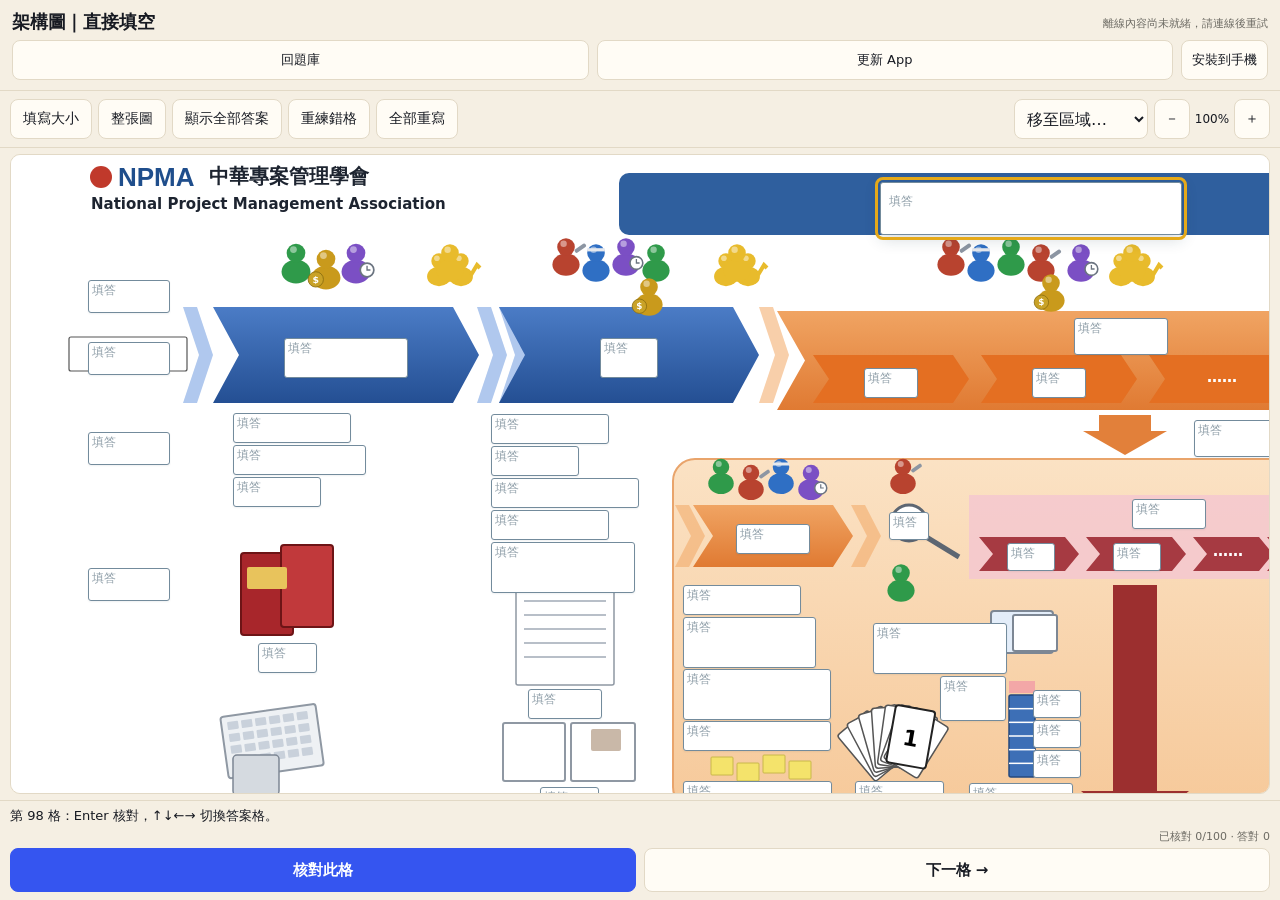
<file: chart-exam32.html>
<!doctype html><html lang="zh-Hant"><head><meta charset="utf-8"><meta http-equiv="refresh" content="0;url=chart.html"><meta name="viewport" content="width=device-width,initial-scale=1"><title>前往架構圖填空</title></head><body><a href="chart.html">前往架構圖填空</a><script>location.replace("chart.html")</script></body></html>
</file>
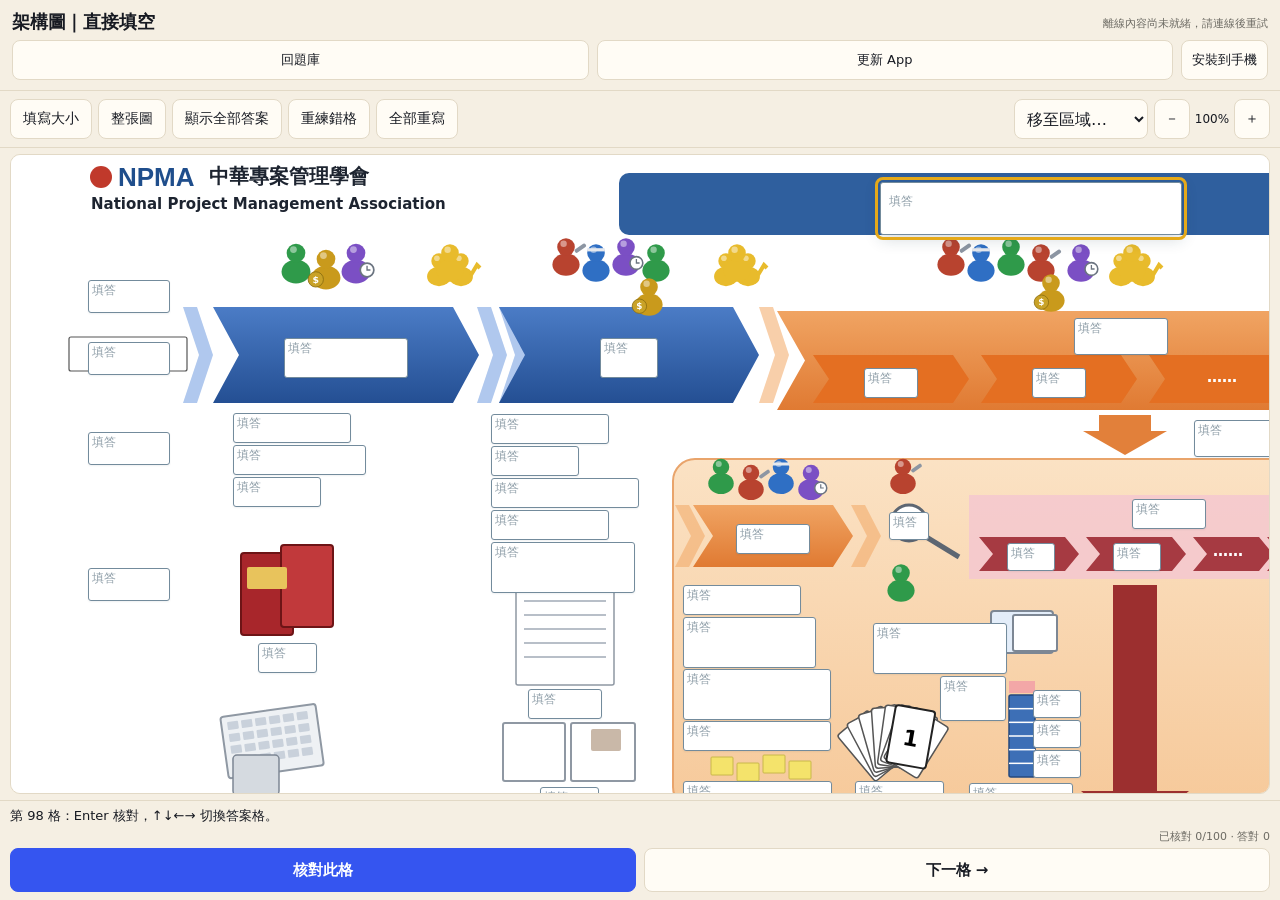
<file: chart-practice.html>
<!doctype html>
<html lang="zh-Hant"><head><meta charset="utf-8"><meta name="viewport" content="width=device-width,initial-scale=1"><meta http-equiv="refresh" content="0;url=chart.html"><title>架構圖默寫</title><script>location.replace("chart.html");</script></head><body><p>翻牌練習已下架，請前往<a href="chart.html">架構圖默寫</a>。</p></body></html>
</file>
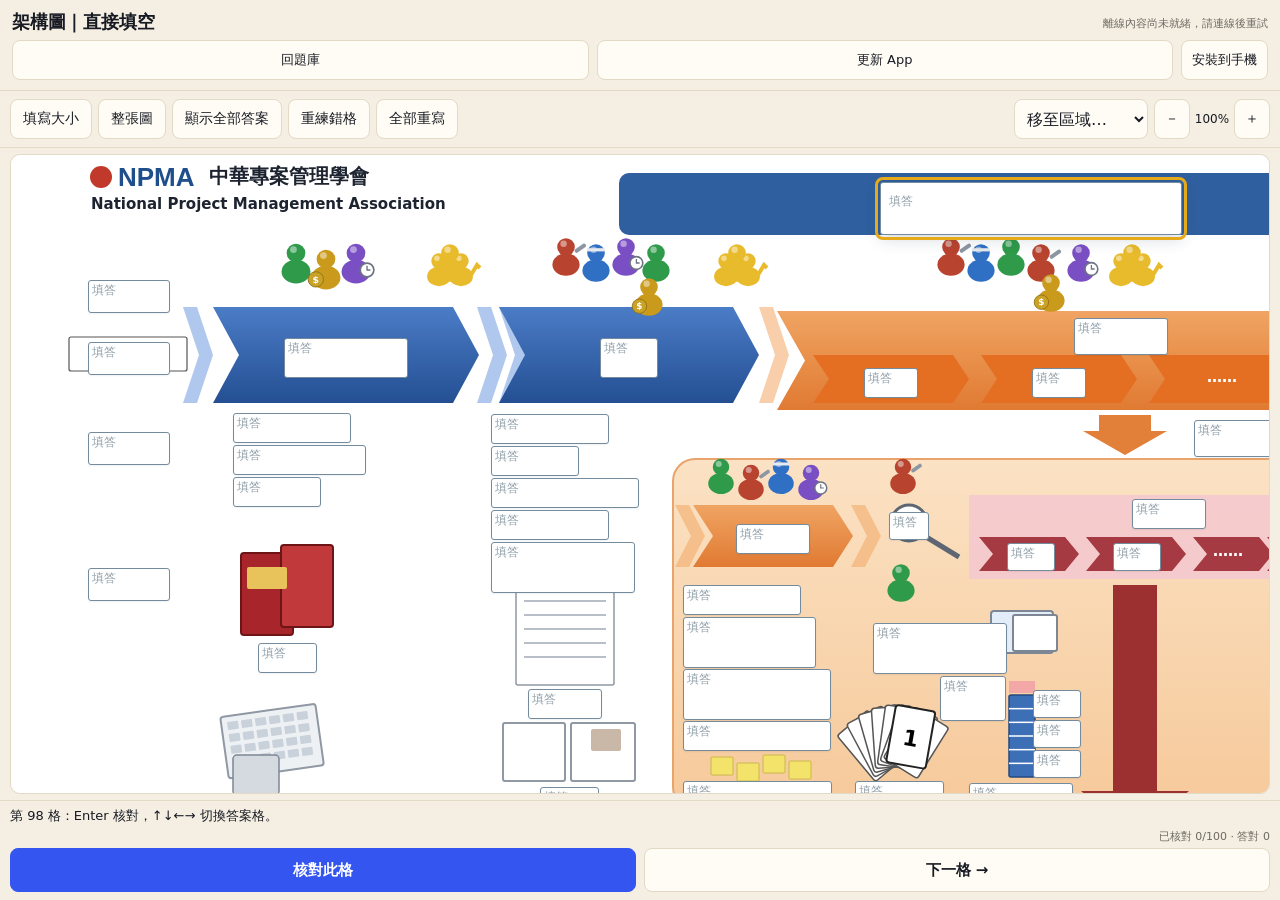
<file: chart.html>
<!doctype html><html lang="zh-Hant-TW"><head><meta charset="utf-8"><meta name="viewport" content="width=device-width,initial-scale=1,viewport-fit=cover"><title>架構圖｜直接填空</title><meta name="theme-color" content="#f5efe3"><style>
*{box-sizing:border-box}html,body{margin:0;height:100%;font-family:system-ui,"Microsoft JhengHei",sans-serif;color:#17364b;background:#edf2f6}body{display:flex;flex-direction:column;height:100dvh;padding:env(safe-area-inset-top) 0 env(safe-area-inset-bottom);overflow:hidden}header{padding:12px 16px;background:#fff;border-bottom:1px solid #d3dfe6}h1{font-size:21px;margin:0 0 4px}header a{font-size:13px;color:#236c87;margin-right:12px}header p{font-size:13px;margin:5px 0 0;color:#52646f}.tools{display:flex;gap:7px;align-items:center;padding:8px 12px;overflow-x:auto;flex:none;background:#fff;scrollbar-width:none}.tools>*{flex:none}button{font:inherit;font-size:14px;border:1px solid #b9cbd5;border-radius:8px;min-height:40px;background:#fff;color:#17364b;padding:8px 12px;cursor:pointer}button:disabled{opacity:.4;cursor:default}button.primary{background:#176d85;color:white;border-color:#176d85}.tools .status{font-size:13px;margin-left:auto;white-space:nowrap}.viewport{flex:1;min-height:100px;overflow:auto;background:#fff;margin:0 10px;border:1px solid #d1dfe6;border-radius:10px;overscroll-behavior:contain;touch-action:pan-x pan-y;-webkit-overflow-scrolling:touch}.sizer{position:relative}.canvas{position:absolute;left:0;top:0;width:1800px;height:1130px;transform-origin:0 0;background:#fff}.canvas svg{position:absolute;inset:0;width:1800px;height:1130px}.fixed{position:absolute;white-space:nowrap;pointer-events:none;font-weight:700}.measure{position:absolute;white-space:pre;line-height:1.35;padding:2px 4px;border:1px solid transparent;visibility:hidden}.cell{position:absolute;background:#fff;border:1px solid #738b9c;border-radius:3px;min-width:36px;min-height:25px;color:#17364b;box-shadow:0 1px 2px #17364b12}.cell:focus-within{outline:3px solid #e5a91a;outline-offset:2px;z-index:4}.entry{font:inherit;font-family:inherit;font-size:16px;line-height:1.2;resize:none;width:100%;height:100%;min-height:0;border:0;border-radius:3px;outline:0;background:transparent;padding:2px 3px;color:#17364b;display:block;overflow:auto;scrollbar-width:none}.entry::placeholder{color:#91a0aa;font-size:12px}.result{position:absolute;inset:0;padding:2px 3px;display:none;align-items:center;justify-content:center;line-height:1.3;white-space:pre-wrap;text-align:center;overflow:auto;pointer-events:none}.cell.revealed .entry{color:transparent;caret-color:transparent}.cell.revealed .result{display:flex}.cell.good{border:2px solid #168352;background:#e8f7ed;color:#116c43}.cell.bad{border:2px solid #cc513e;background:#fff0e9;color:#a33625}.cell.revealed:focus-within{outline-color:#e5a91a}.feedback{flex:none;min-height:47px;padding:8px 14px;font-size:14px;line-height:1.5;background:#edf2f6;overflow-wrap:anywhere}.feedback.good{color:#116c43}.feedback.bad{color:#a33625}.feedback strong{font-weight:700}.sr{position:absolute;width:1px;height:1px;overflow:hidden;clip:rect(0,0,0,0)}
@media(max-width:700px){header{padding:8px 12px}h1{font-size:18px}header a{font-size:12px}header p{font-size:12px}.tools{padding:6px 8px;gap:5px}button{min-height:42px;font-size:13px;padding:7px 10px}.tools .status{margin-left:4px;font-size:12px}.viewport{margin:0 6px;border-radius:8px}.feedback{font-size:14px;padding:7px 10px;max-height:22dvh;overflow:auto}body.keyboard header{display:none}}
@media print{header,.tools,.feedback{display:none}.viewport{overflow:visible;border:0}.canvas{transform:scale(.57)!important}@page{size:A4 landscape;margin:10mm}}

/* Give compact diagram labels a readable editor without moving the chart. */
.cell:focus-within:not(.revealed){min-width:180px;min-height:48px;z-index:20;box-shadow:0 4px 16px #17364b30}
.cell:focus-within:not(.revealed) .entry{min-height:46px;font-size:16px;line-height:1.4;padding:10px 8px;overflow:hidden}
.cell.revealed .entry{display:none}.cell.revealed .result{display:flex;user-select:text;pointer-events:auto}.measure{display:inline-block}.result{white-space:pre;overflow:hidden;line-height:1.35;font-size:inherit}.cell.good,.cell.bad{border-width:1px}
/* A compact chart workspace with navigation and persistent answer controls. */
.chart-page .chart-header{display:grid;grid-template-columns:minmax(0,1fr) auto;align-items:center;gap:6px 10px;flex:none;padding:10px 12px}.chart-header h1{font-size:18px;margin:0}.chart-connection{min-width:0;text-align:right}.chart-connection .pwa-status{margin:0;font-size:11px;line-height:1.3}.chart-page .chart-nav{grid-column:1/-1;display:flex;flex-wrap:nowrap;gap:8px;margin:0}.chart-page .chart-nav a,.chart-page .chart-nav button{flex:1 1 0;min-width:0;min-height:40px;padding:8px 10px;border:1px solid #b9cbd5;border-radius:8px;color:#17364b;background:white;text-align:center;text-decoration:none;line-height:1.3;display:inline-flex;align-items:center;justify-content:center;font-size:13px;font-weight:500;margin:0;white-space:nowrap}.chart-page .chart-nav #installBtn{order:4;flex:0 1 auto}.chart-page .tools{display:flex;flex-wrap:wrap;justify-content:space-between;gap:8px;padding:8px 10px;overflow:visible;border-bottom:1px solid #d1dfe6;z-index:10}.view-controls,.map-controls,.zoom-controls{display:flex;align-items:center;gap:6px}.view-controls button{min-height:40px}.map-controls{min-width:0}.region-picker{min-width:0;flex:1}.region-picker select{font:inherit;font-size:16px;min-height:40px;width:100%;max-width:190px;padding:6px 24px 6px 8px;border:1px solid #b9cbd5;border-radius:8px;color:#17364b;background:#fff}.zoom-controls{gap:2px}.zoom-controls button{width:36px;min-height:40px;padding:6px}.zoom-controls span{min-width:40px;text-align:center;font-size:12px;font-variant-numeric:tabular-nums}.chart-more{position:relative}.chart-more summary{cursor:pointer;list-style:none;min-height:40px;display:flex;align-items:center;justify-content:center;border:1px solid #b9cbd5;border-radius:8px;padding:8px;font-size:13px;white-space:nowrap;background:#fff}.chart-more summary::-webkit-details-marker{display:none}.chart-more-panel{position:absolute;right:0;top:calc(100% + 6px);width:min(280px,calc(100vw - 24px));padding:12px;background:#fff;border:1px solid #b9cbd5;border-radius:10px;box-shadow:0 6px 20px #17364b24;z-index:30;display:flex;gap:8px;flex-wrap:wrap}.chart-more-panel p{font-size:12px;margin:4px 0 0;line-height:1.5;color:#52646f}.practice-footer{flex:none;background:#fff;border-top:1px solid #d1dfe6;padding:6px 10px 8px}.practice-footer .feedback{background:transparent;padding:0;min-height:20px;max-height:58px;overflow:auto;font-size:13px;line-height:1.4}.practice-progress{display:flex;justify-content:flex-end;font-size:11px;color:#52646f;line-height:1.4;margin:2px 0 4px}.practice-actions{display:flex;gap:8px}.practice-actions button{flex:1;min-height:44px;font-size:15px;font-weight:600}.chart-page .viewport{margin-top:6px;margin-bottom:6px}.chart-page .cell:focus-within:not(.revealed){width:var(--edit-width,180px)!important;min-width:0}.chart-page .entry:focus{overflow:auto}.pwa-ios-standalone body.chart-page>.chart-header{padding-top:32px}
@media(max-width:700px){.chart-page .tools{display:block;padding:6px 8px}.view-controls{width:100%;margin-bottom:6px}.view-controls button{flex:1;min-width:0;font-size:13px;padding:7px 6px;white-space:nowrap}.map-controls{width:100%}.region-picker select{max-width:none}.chart-page .chart-nav{flex-wrap:wrap}.chart-page .chart-nav #installBtn:not([hidden]){flex-basis:100%}.chart-page h1{font-size:17px}.chart-page .viewport{margin:5px 6px}.practice-footer{padding:5px 8px 7px}.practice-footer .feedback{font-size:12px;max-height:48px}.practice-progress{margin:1px 0 3px}.practice-actions button{min-height:44px}body.chart-page.keyboard .view-controls{display:none}body.chart-page.keyboard .tools{padding-top:4px;padding-bottom:4px}body.chart-page.keyboard .practice-progress{display:none}}
@media print{.practice-footer{display:none}}

.view-controls{flex-wrap:wrap}.view-controls #weak,.view-controls #clear{white-space:nowrap}@media(max-width:700px){.view-controls{display:grid;grid-template-columns:repeat(3,minmax(0,1fr));gap:6px}.view-controls button{width:100%;min-height:42px}}
</style><link rel="manifest" href="manifest.webmanifest"><link rel="icon" href="icon-192.png"><link rel="apple-touch-icon" href="apple-touch-icon.png"><meta name="apple-mobile-web-app-capable" content="yes"><meta name="mobile-web-app-capable" content="yes"><meta name="apple-mobile-web-app-title" content="專案管理題庫"><meta name="apple-mobile-web-app-status-bar-style" content="default"><link rel="stylesheet" href="pwa.css"><style>
/* Warm off-white chrome matching the quiz page; the chart canvas itself stays white. */
:root{--paper:#f5efe3;--sheet:#fffcf5;--ink:#171a22;--muted:#6c6a63;--rule:#e2d9c6;--accent:#3555f0;--on-accent:#ffffff;--good:#1d8a57;color-scheme:light}
html,body{background:var(--paper);color:var(--ink)}
.chart-page header,.chart-page .chart-header,.pwa-ios-standalone header{background:var(--paper);border-bottom:1px solid var(--rule)}
.chart-page h1,.chart-header h1{font-family:"Inter","Noto Sans TC","PingFang TC",system-ui,sans-serif;font-weight:900;letter-spacing:-.01em;color:var(--ink)}
.chart-page .tools,.pwa-ios-standalone [role="toolbar"]{background:var(--paper);border-bottom-color:var(--rule)}
button,.chart-page .chart-nav a,.chart-page .chart-nav button,.chart-more summary,.region-picker select,.pwa-install{background:var(--sheet);color:var(--ink);border-color:var(--rule)}
button.primary{background:var(--accent);border-color:var(--accent);color:var(--on-accent);font-weight:800}
button[aria-pressed="true"]{background:var(--ink);color:var(--paper);border-color:var(--ink)}
.chart-more-panel{background:var(--sheet);border-color:var(--rule);box-shadow:0 8px 28px #3a301a26}
.chart-more-panel p,header p,.practice-progress,.tools .status{color:var(--muted)}
.practice-footer{background:var(--paper);border-top-color:var(--rule)}
.practice-footer .feedback{color:var(--ink)}
.viewport{border-color:var(--rule)}
.pwa-update{background:var(--sheet);color:var(--ink);border-color:var(--rule)}
</style><script defer src="pwa.js"></script></head><body class="chart-page"><header class="chart-header"><h1>架構圖｜直接填空</h1><div class="chart-connection" data-pwa-status></div><nav class="pwa-actions chart-nav" data-pwa-actions aria-label="頁面導覽"><a href="./">回題庫</a></nav></header>
<div class="tools"><div class="view-controls"><button id="actual">填寫大小</button><button id="fit">整張圖</button><button id="answers" aria-pressed="false">顯示全部答案</button><button id="weak">重練錯格</button><button id="clear">全部重寫</button></div><div class="map-controls"><label class="region-picker"><span class="sr">移至區域</span><select id="regionNav" aria-label="移至區域"><option value="all">移至區域…</option><option value="stages">階段流程</option><option value="feasibility">可行性分析</option><option value="start">起始階段</option><option value="release">發布循環</option><option value="iteration">迭代循環</option><option value="roles">角色關係</option><option value="end">結束階段</option></select></label><div class="zoom-controls"><button id="out" aria-label="縮小">－</button><span id="zoomValue" aria-live="polite">100%</span><button id="in" aria-label="放大">＋</button></div></div></div>
<main class="viewport" id="vp"><div class="sizer" id="sizer"><div class="canvas" id="cv"><svg id="art" viewBox="60 300 1800 1130" aria-hidden="true"></svg></div></div></main><footer class="practice-footer"><div class="feedback" id="feedback" role="status" aria-live="polite">點圖中空格填答，按 Enter 核對，↑↓←→ 切換答案格。可拖動、雙指縮放。</div><div class="practice-progress"><span class="status" id="status" role="status"></span></div><div class="practice-actions"><button id="check" class="primary" disabled>核對此格</button><button id="next">下一格 →</button></div></footer><script>
/* ---------- coordinates: same system as the original photo (x 60–1860, y 300–1430) ---------- */
const OX=60, OY=300;
const C={blue:'#2b5ea8',blueHi:'#6f9be0',orange:'#e2803a',orangeHi:'#f2a865',peach:'#fbe3c8',peachLine:'#eeb27c',
  red:'#9c2f2f',redHi:'#c0504d',pink:'#f5d0cb',pinkLine:'#d98c86',band:'#f6c9cf',green:'#8cc06a',greenSoft:'#e3f0d6',
  ink:'#1d2430',grey:'#9aa3ae',po:'#2f9a4a',coach:'#7b4fc4',member:'#b8432f',tester:'#2f6fc4',sponsor:'#c99a1c',stake:'#e8bb2c'};
let svg='';
const add=s=>svg+=s;
const chevron=(x1,y1,x2,y2,fill,notch=22)=>{const m=(y1+y2)/2;add(`<polygon points="${x1},${y1} ${x2-notch},${y1} ${x2},${m} ${x2-notch},${y2} ${x1},${y2} ${x1+notch},${m}" fill="${fill}"/>`);};
const ghostChev=(x,y1,y2,fill)=>{const m=(y1+y2)/2;add(`<polygon points="${x},${y1} ${x+14},${y1} ${x+30},${m} ${x+14},${y2} ${x},${y2} ${x+16},${m}" fill="${fill}" opacity=".55"/>`);};
const rect=(x,y,w,h,fill,stroke='none',r=14,sw=2)=>add(`<rect x="${x}" y="${y}" width="${w}" height="${h}" rx="${r}" fill="${fill}" stroke="${stroke}" stroke-width="${sw}"/>`);
const arrow=(pts,color=C.red,w=3)=>{const d='M'+pts.map(p=>p.join(' ')).join(' L');add(`<path d="${d}" fill="none" stroke="${color}" stroke-width="${w}" marker-end="url(#ah-${color.slice(1)})"/>`);};
const person=(x,y,col,s=1,prop='')=>{
  add(`<g transform="translate(${x} ${y}) scale(${s})"><ellipse cx="0" cy="22" rx="17" ry="14" fill="${col}"/><circle cx="0" cy="0" r="11" fill="${col}"/><circle cx="-3" cy="-4" r="4" fill="#fff" opacity=".45"/>`);
  if(prop==='wrench') add(`<rect x="10" y="4" width="16" height="5" rx="2" fill="#8d96a3" transform="rotate(-35 10 4)"/>`);
  if(prop==='watch') add(`<circle cx="13" cy="20" r="8" fill="#fff" stroke="#6b7480" stroke-width="2"/><path d="M13 15 V20 H17" stroke="#6b7480" stroke-width="1.6" fill="none"/>`);
  if(prop==='money') add(`<circle cx="-12" cy="24" r="9" fill="#c9a227" stroke="#8a6d10"/><text x="-12" y="28" font-size="11" text-anchor="middle" fill="#fff" font-weight="700">$</text>`);
  if(prop==='band') add(`<rect x="-11" y="-6" width="22" height="4" fill="#e6e9ee"/>`);
  add(`</g>`);};
const crowd=(x,y,s=1)=>{person(x-10,y+4,C.stake,.7*s);person(x+12,y+4,C.stake,.7*s);person(x+1,y-4,C.stake,.8*s);add(`<path d="M${x+22} ${y+18} l6 -10 l3 3" stroke="${C.stake}" stroke-width="4" fill="none"/>`);};
const team=(x,y,list,s=.8)=>{list.forEach((p,i)=>{const map={po:[C.po,''],coach:[C.coach,'watch'],member:[C.member,'wrench'],tester:[C.tester,'band'],sponsor:[C.sponsor,'money']};person(x+i*30,y+(i%2)*6,map[p][0],s,map[p][1]);});};
const doc=(x,y,w,h)=>{rect(x,y,w,h,'#fff','#8f98a3',2,1.5);for(let i=1;i<6;i++)add(`<line x1="${x+8}" y1="${y+i*h/7}" x2="${x+w-8}" y2="${y+i*h/7}" stroke="#b8bfc8" stroke-width="2"/>`);};
const cards=(x,y,n,w,h,fill,stroke='#8f98a3',dx=8,dy=-6)=>{for(let i=n-1;i>=0;i--)rect(x+i*dx,y+i*dy,w,h,fill,stroke,3,1.5);};
const stackBar=(x,y,h)=>{rect(x,y,26,h,'#3d6fb6','#24497f',2,1.5);for(let i=1;i<6;i++)add(`<line x1="${x}" y1="${y+i*h/6}" x2="${x+26}" y2="${y+i*h/6}" stroke="#fff" stroke-width="1.5"/>`);};
const sticky=(x,y,c='#f4e36b')=>rect(x,y,22,18,c,'#c9b84a',1,1);
const quad=(x,y)=>{rect(x-34,y-14,30,70,'#e8eef6','#8f98a3',3,1.5);[[0,0,'#f6c3c8'],[48,0,'#e3f0a8'],[0,40,'#e6cde9'],[48,40,'#cfe0f3']].forEach(([dx,dy,f])=>rect(x+dx,y+dy,44,36,f,'#9aa3ae',6,1));};

add(`<defs>${['9c2f2f','e2803a','2b5ea8','5d6672'].map(c=>`<marker id="ah-${c}" viewBox="0 0 10 10" refX="8" refY="5" markerWidth="5" markerHeight="5" orient="auto"><path d="M0 0 L10 5 L0 10 z" fill="#${c}"/></marker>`).join('')}
<linearGradient id="gBlue" x1="0" y1="0" x2="0" y2="1"><stop offset="0" stop-color="#4b7cc6"/><stop offset="1" stop-color="#244f93"/></linearGradient>
<linearGradient id="gOr" x1="0" y1="0" x2="0" y2="1"><stop offset="0" stop-color="#f0a463"/><stop offset="1" stop-color="#e07a32"/></linearGradient>
<linearGradient id="gRed" x1="0" y1="0" x2="0" y2="1"><stop offset="0" stop-color="#b8443f"/><stop offset="1" stop-color="#8a2626"/></linearGradient>
<linearGradient id="gRel" x1="0" y1="0" x2="0" y2="1"><stop offset="0" stop-color="#fbe2c4"/><stop offset="1" stop-color="#f6c99a"/></linearGradient>
<linearGradient id="gIt" x1="0" y1="0" x2="0" y2="1"><stop offset="0" stop-color="#f7d9d5"/><stop offset="1" stop-color="#eba9a3"/></linearGradient></defs>`);

/* header */
add(`<g><circle cx="150" cy="322" r="11" fill="#c0392b"/><text x="167" y="331" font-size="26" font-weight="900" fill="#1f4e8c" font-family="Arial,sans-serif">NPMA</text></g>`);
rect(668,318,826,62,'#2f5f9e','none',10);
/* row labels box for 階段 */
rect(118,482,118,34,'none','#555',2,1.2);

/* ===== stage row ===== */
ghostChev(232,452,548,C.blueHi);
chevron(262,452,528,548,'url(#gBlue)',26);
ghostChev(526,452,548,C.blueHi);ghostChev(548,452,548,C.blueHi);
chevron(548,452,808,548,'url(#gBlue)',26);
ghostChev(808,452,548,C.orangeHi);
chevron(826,456,1515,555,'url(#gOr)',28);
[[862,1018],[1030,1186],[1198,1354],[1366,1508]].forEach(([a,b])=>chevron(a,500,b,548,'#e46f22',16));
ghostChev(1512,452,548,C.blueHi);
chevron(1546,452,1800,548,'url(#gBlue)',26);
/* people above stages */
team(345,398,['po','sponsor','coach'],.85);crowd(498,402);
team(615,392,['member','tester','coach','po'],.8);person(698,432,C.sponsor,.8,'money');crowd(785,402);
team(1000,392,['member','tester','po','member'],.8);person(1100,428,C.sponsor,.8,'money');team(1130,398,['coach'],.8);crowd(1180,402);
crowd(1675,390);team(1620,415,['po'],.8);person(1670,440,C.sponsor,.8,'money');team(1720,418,['member'],.8);

/* 可行性分析 outputs */
rect(290,698,52,82,'#a8262b','#6d1416',3);rect(330,690,52,82,'#c1393b','#6d1416',3);rect(296,712,40,22,'#e8c35c','none',2);
add(`<g transform="rotate(-8 300 880)">`);rect(272,858,96,62,'#eef1f4','#8f98a3',3);for(let i=0;i<4;i++)for(let j=0;j<6;j++)rect(278+j*14,864+i*12,11,8,'#c9d1db','none',1);add(`</g>`);
rect(282,900,46,40,'#d5dae0','#7d8794',4,1.5);
doc(296,982,44,52);

/* 起始 outputs */
doc(565,732,98,98);
rect(552,868,62,58,'#fff','#8f98a3',2);rect(620,868,64,58,'#fff','#8f98a3',2);rect(640,874,30,22,'#c9b8a8','none',2);
cards(556,978,4,110,58,'#fff');
add(`<g>`);[[536,1104,'XS'],[566,1094,'S'],[600,1090,'M'],[634,1096,'L'],[662,1108,'XL']].forEach(([x,y,t],i)=>{add(`<g transform="rotate(${-20+i*10} ${x+22} ${y+30})">`);rect(x,y,44,58,'#fff','#2b5ea8',4,3);add(`<text x="${x+22}" y="${y+36}" font-size="15" text-anchor="middle" font-weight="900" fill="#2b5ea8" font-family="Arial">${t}</text></g>`);});add(`</g>`);
rect(498,1212,136,82,'#f4f6fa','#8f98a3',3);[[504,1220,'#f6c3c8'],[540,1220,'#cfe0f3'],[576,1220,'#e3f0a8'],[504,1246,'#cfe0f3'],[540,1246,'#e6cde9'],[576,1246,'#f6c3c8'],[504,1270,'#e3f0a8'],[540,1270,'#cfe0f3']].forEach(([x,y,f])=>rect(x,y,30,18,f,'none',2));
stackBar(652,1199,95);

/* ===== release box ===== */
add(`<rect x="1148" y="560" width="52" height="16" fill="${C.orange}"/><polygon points="1132,576 1216,576 1174,600" fill="${C.orange}"/>`);
rect(722,604,870,350,'url(#gRel)','#e9a46b',22,2);
ghostChev(724,650,712,C.orangeHi);
chevron(742,650,902,712,'url(#gOr)',20);ghostChev(900,650,712,C.orangeHi);
team(770,612,['po','member','tester','coach'],.75);
person(952,612,C.member,.75,'wrench');
add(`<circle cx="958" cy="668" r="18" fill="#fff" stroke="#5d6672" stroke-width="3"/><line x1="972" y1="680" x2="1008" y2="702" stroke="#5d6672" stroke-width="5"/>`);
person(950,718,C.po,.8);
rect(1040,756,62,42,'#e3edf9','#7d8794',3);rect(1062,760,44,36,'#fff','#7d8794',2);
add(`<rect x="1018" y="640" width="400" height="84" fill="${C.band}" opacity=".9"/>`);
[[1028,1128],[1135,1235],[1242,1322],[1316,1414]].forEach(([a,b])=>chevron(a,682,b,716,'#a63a42',14));
ghostChev(1414,650,722,C.orangeHi);
chevron(1430,650,1586,722,'url(#gOr)',20);
team(1440,612,['po','member','tester','coach'],.75);
[[760,902],[786,908],[812,900],[838,906]].forEach(([x,y])=>sticky(x,y));
[0,1,2,3,4,5,6].forEach(i=>{add(`<g transform="rotate(${-40+i*12} 945 920)">`);rect(925,852,40,60,'#fff','#555',3,1.5);add(`</g>`);});
add(`<g transform="rotate(10 955 880)">`);rect(940,852,40,58,'#fff','#222',3,2);add(`<text x="960" y="890" font-size="22" text-anchor="middle" font-weight="900">1</text></g>`);
add(`<rect x="1058" y="826" width="26" height="12" fill="#f3a7a7"/>`);stackBar(1058,840,82);
rect(1384,790,72,44,'#f0f2f5','#7d8794',3);person(1412,802,'#3a3f47',.65);rect(1380,830,80,16,'#6b4a33','none',2);
rect(1466,790,88,54,'#f7f8f9','#7d8794',2);[[1472,796,'#7cc576'],[1490,796,'#f2e35a'],[1508,796,'#f2e35a'],[1528,796,'#e85b52'],[1472,818,'#f2e35a'],[1490,818,'#f2e35a'],[1528,818,'#f2e35a']].forEach(([x,y,f])=>rect(x,y,14,16,f,'none',1));
quad(1452,880);
add(`<path d="M1562 920 H1582 V728" fill="none" stroke="${C.red}" stroke-width="6" marker-end="url(#ah-9c2f2f)"/>`);
/* 結束 pictures */
rect(1640,660,124,96,'#f3f5f8','#c3c9d0',4,1);[[1660,716],[1690,706],[1730,716]].forEach(([x,y])=>person(x,y,'#3a3f47',.8));add(`<polyline points="1665,688 1690,678 1712,686 1745,664" fill="none" stroke="#c0392b" stroke-width="3"/>`);
rect(1650,768,128,104,'#ece6f5','none',40);person(1690,804,'#2c3e66',.9);person(1740,796,'#2c3e66',.9);[[1665,780,'#f2c94c'],[1760,776,'#eb5757'],[1700,852,'#6fcf97'],[1750,848,'#bb6bd9']].forEach(([x,y,f])=>add(`<circle cx="${x}" cy="${y}" r="5" fill="${f}"/>`));

/* ===== big arrow to iteration ===== */
add(`<rect x="1162" y="730" width="44" height="210" fill="${C.red}"/><polygon points="1130,936 1238,936 1184,982" fill="${C.red}"/>`);

/* ===== iteration box ===== */
rect(712,988,1124,410,'url(#gIt)','#e09a94',22,2);
const rb=(x,y,w,h)=>rect(x,y,w,h,'url(#gRed)','#6d1c1c',8,1.5);
rb(745,1140,200,56);rb(966,1140,166,56);rb(1186,1024,222,88);rb(1186,1132,222,90);rb(1186,1268,222,58);rb(1430,1140,176,56);rb(1626,1140,182,56);
team(765,1072,['po','member','tester','coach'],.8);
team(985,1072,['po','member','tester','coach'],.8);
team(1450,1072,['po','member','tester','coach'],.8);
team(1645,1072,['po','member','tester','coach'],.8);
person(1214,986,C.coach,.75,'watch');person(1345,988,C.po,.9);
person(1322,1108,C.tester,.7,'band');add(`<circle cx="1352" cy="1118" r="9" fill="#fff" stroke="#c0392b" stroke-width="2"/><line x1="1346" y1="1112" x2="1358" y2="1124" stroke="#c0392b" stroke-width="2"/>`);
rect(1250,1110,58,18,'#f3f1ec','#b9b2a6',2,1);
person(1318,1246,C.member,.8,'wrench');
rect(1330,1296,86,46,'#f7eeb6','#c9b84a',2,1);add(`<text x="1373" y="1312" font-size="10" text-anchor="middle" font-family="monospace" fill="#333">010010100010</text><text x="1373" y="1324" font-size="10" text-anchor="middle" font-family="monospace" fill="#333">100011101010</text><text x="1373" y="1336" font-size="10" text-anchor="middle" font-family="monospace" fill="#333">101010000100</text>`);
arrow([[724,1168],[742,1168]]);arrow([[945,1168],[963,1168]]);
arrow([[1132,1160],[1183,1070]]);arrow([[1132,1168],[1183,1172]]);arrow([[1132,1178],[1183,1296]]);
arrow([[1408,1070],[1428,1150]]);arrow([[1408,1172],[1428,1168]]);arrow([[1408,1296],[1428,1186]]);
arrow([[1606,1168],[1623,1168]]);arrow([[1808,1168],[1830,1168]]);
/* iteration outputs */
rect(752,1228,104,58,'#fff','#8f98a3',2);for(let i=1;i<5;i++)add(`<line x1="760" y1="${1228+i*11}" x2="848" y2="${1228+i*11}" stroke="#c3c9d0" stroke-width="2"/>`);
arrow([[804,1288],[754,1306]],'#5d6672',2);arrow([[804,1288],[806,1306]],'#5d6672',2);arrow([[804,1288],[860,1306]],'#5d6672',2);
[[730,'#9b59b6'],[784,'#43a047'],[838,'#3d7fc4']].forEach(([x,f])=>{rect(x,1310,44,36,f,'none',3);rect(x+4,1306,40,8,'#e9edf2','none',2);});
sticky(900,1208,'#f4e88a');
add(`<g>`);for(let i=0;i<5;i++)rect(918,1306+i*6,36,4,'#555','none',1);add(`</g>`);
rect(986,1210,130,64,'#f4f8fb','#8f98a3',2);for(let i=0;i<5;i++)add(`<line x1="${986+i*26}" y1="1210" x2="${986+i*26}" y2="1274" stroke="#b8c0c9"/>`);[[992,1224],[1018,1238],[1044,1222],[1070,1244],[996,1250],[1094,1228]].forEach(([x,y])=>rect(x,y,16,12,'#4f9fd6','none',1));
rect(986,1306,130,80,'#fff','#8f98a3',2);add(`<polyline points="996,1318 1020,1330 1046,1340 1070,1356 1100,1374" fill="none" stroke="#555" stroke-width="2"/><polyline points="996,1316 1100,1376" fill="none" stroke="#bbb" stroke-dasharray="4 3"/>`);
quad(1702,1254);
add(`<path d="M1798 1256 Q1820 1236 1824 1210" fill="none" stroke="${C.red}" stroke-width="6" marker-end="url(#ah-9c2f2f)"/>`);

/* ===== roles box ===== */
add(`<circle cx="138" cy="1110" r="26" fill="#fff" stroke="#222" stroke-width="2"/><path d="M138 1084 a13 13 0 0 1 0 26 a13 13 0 0 0 0 26 a26 26 0 0 1 0 -52" fill="#222"/><circle cx="138" cy="1097" r="4" fill="#fff"/><circle cx="138" cy="1123" r="4" fill="#222"/>`);
rect(88,1140,410,182,C.greenSoft,'#7aa95a',0,2);
add(`<rect x="88" y="1140" width="410" height="26" fill="${C.green}"/><line x1="162" y1="1140" x2="162" y2="1322" stroke="#7aa95a" stroke-width="2"/>`);
rect(346,1204,150,116,'#f2f8ec','#7aa95a',0,2);
crowd(122,1176);person(122,1268,C.sponsor,.85,'money');
person(206,1258,C.po,.9);person(286,1258,C.coach,.9,'watch');person(392,1258,C.member,.9,'wrench');person(456,1258,C.tester,.9,'band');

document.getElementById('art').innerHTML=svg;

/* ---------- blanks: [text, x, y(center of first line), anchor, style] ---------- */
const B=[
 // stages
 ['可行性分析',395,500,'c','serif light big'],['起始',678,500,'c','serif light big'],['發布循環',1170,478,'c','serif big2'],
 ['發布1',940,525,'c','serif light'],['發布2',1108,525,'c','serif light'],['……',1276,525,'c','serif light'],['發布n',1437,525,'c','serif light'],
 ['結束',1673,500,'c','serif light big'],
 // 可行性分析
 ['• 建立專案願景',282,570],['• 準備營運企劃案',282,602],
 ['產品盒',336,800,'c'],['營運企劃案',318,955,'c'],
 // 起始
 ['• 發展專案章程',540,571],['• 辨識角色',540,603],['• 建立產品待辦清單',540,635],['• 進行高階估算',540,667],['• 建立產品地圖\n  （用戶故事地圖）',540,699],
 ['專案章程',614,846,'c'],['角色卡',618,944,'c'],['產品待辦清單',612,1062,'c'],['高階估算',612,1190,'c'],
 ['產品地圖\n（用戶故事地圖）',566,1314,'c'],['產品\n待辦清單',668,1314,'c'],
 ['發布1',698,1214,'c','sm'],['發布2',698,1246,'c','sm'],['發布3',698,1278,'c','sm'],
 // 單一發布內的工作
 ['單一發布內的工作',1330,580,'c','serif big2'],
 ['發布規劃',822,681,'c','serif light'],['刺探',958,668,'c','sm'],
 ['迭代循環',1218,656,'c','serif'],
 ['迭代1',1080,699,'c','serif light sm'],['迭代2',1186,699,'c','serif light sm'],['……',1282,699,'c','serif light sm'],['迭代n',1366,699,'c','serif light sm'],
 ['發布與\n回顧',1505,676,'c','serif light'],
 ['• 分解用戶故事',732,742],['• 定義驗收標準／\n  定義什麼是完成',732,774],['• 估算用戶故事點數\n  （玩撲克牌）',732,826],['• 建立發布待辦清單',732,878],
 ['蒐集下一迭代\n用戶故事細節資料',922,780],
 ['分解為小的用戶故事',806,938,'c'],['撲克牌點數',948,938,'c'],['發布待辦\n清單',1022,832,'c','sm'],
 ['發布1',1106,846,'c','sm'],['發布2',1106,876,'c','sm'],['發布3',1106,906,'c','sm'],['產品待辦清單',1070,940,'c'],
 ['• 發布增量產品／成果',1420,742],['• 進行發布回顧會議',1420,772],
 ['增量產品／成果',1414,862,'c'],['停車場圖',1512,862,'c'],
 ['開始做',1474,898,'c','xs'],['停止做',1522,898,'c','xs'],['多做些',1474,938,'c','xs'],['少做些',1522,938,'c','xs'],['回\n饋',1562,900,'c','sm'],
 ['發布結束後，如果不是最\n終發布，就進行下一個發\n布規劃；如果是最終發布，\n則直接進入結束流程。',1612,894,'','redtxt'],
 // 結束
 ['• 專案產品／成果',1622,578],['• 專案回顧會議',1622,608],['• 結束專案活動',1622,638],
 // 單一迭代內的工作
 ['單一迭代內的工作',1350,966,'c','serif big2'],
 ['迭代規劃（細部規劃）',845,1168,'c','light'],['每日站立會議',1049,1168,'c','light'],
 ['• 準備回答問題',1194,1041,'','light sm'],['• 確認用戶故事',1194,1068,'','light sm'],['• 蒐集下一迭代用戶故事細節',1194,1095,'','light sm'],
 ['除錯',1388,1118,'c'],
 ['• 執行驗收測試',1194,1150,'','light sm'],['• 準備測試案例',1194,1177,'','light sm'],['• 測試新增的已完成增量產品',1194,1204,'','light sm'],
 ['• 完成增量產品',1200,1297,'','light'],
 ['• 持續更新專案報告',1440,1168,'','light'],['• 進行迭代審查與回顧\n  會議',1634,1158,'','light'],
 ['用戶故事',790,1216,'c'],['測試案例',912,1244,'c','sm'],['迭代1\n待辦清單',935,1272,'c','sm'],['發布1\n待辦清單',936,1356,'c','sm'],
 ['工作\n1',752,1362,'c','sm'],['工作\n2',806,1362,'c','sm'],['工作\n3',860,1362,'c','sm'],
 ['用戶故事看板',1050,1290,'c'],['燃盡圖',1084,1322,'c','sm'],
 ['開始做',1724,1272,'c','xs'],['停止做',1772,1272,'c','xs'],['多做些',1724,1312,'c','xs'],['少做些',1772,1312,'c','xs'],['回\n饋',1818,1270,'c','sm'],
 // 角色
 ['利害\n關係人',124,1222,'c','sm'],['贊助者',124,1308,'c','sm'],['敏捷團隊',300,1186,'c','serif'],['開發團隊',420,1222,'c','serif'],
 ['產品負責人',206,1308,'c','sm'],['敏捷教練',286,1308,'c','sm'],['團隊成員',392,1308,'c','sm'],['測試者',456,1308,'c','sm'],
];
const FIXED=[
 ['中華專案管理學會',258,322,20],['National Project Management Association',140,350,15],
 ['敏 捷 專 案 管 理 架 構 圖',1080,350,32,'#fff','c'],
 ['參與人員',178,438,17,'','c'],['階　　段',178,500,17,'','c'],['工作事項',178,590,17,'','c'],['產　　出',178,726,17,'','c'],
];

const cv=document.getElementById('cv'),vp=document.getElementById('vp'),sizer=document.getElementById('sizer');let z=1,active=-1,answerView=false,practiceView=null;const fields=[];const KEY='pm-chart-direct-v1';let saved={};try{const x=JSON.parse(localStorage.getItem(KEY)||'{}');if(x&&typeof x==='object'&&!Array.isArray(x))saved=x}catch{}
function norm(s){return String(s||'').normalize('NFKC').replace(/使用者/g,'用戶').replace(/台/g,'臺').replace(/[\s•·、，,。／/（）()：:－-]/g,'')}
function isCorrect(t,a){return norm(t)!==''&&norm(t)===norm(a)}
function persist(){try{localStorage.setItem(KEY,JSON.stringify(saved))}catch{}}
function zoom(v){z=Math.max(.18,Math.min(2.4,v));cv.style.transform=`scale(${z})`;sizer.style.width=1800*z+'px';sizer.style.height=1130*z+'px';document.getElementById('zoomValue').textContent=Math.round(z*100)+'%'}
function center(f){vp.scrollLeft=(f.x+f.w/2)*z-vp.clientWidth/2;vp.scrollTop=(f.y+f.h/2)*z-vp.clientHeight/2}
function reveal(f){const pad=16,left=f.x*z,top=f.y*z,right=(f.x+(f.box.offsetWidth||f.w))*z,bottom=(f.y+(f.box.offsetHeight||f.h))*z;if(left<vp.scrollLeft+pad)vp.scrollLeft=Math.max(0,left-pad);else if(right>vp.scrollLeft+vp.clientWidth-pad)vp.scrollLeft=right-vp.clientWidth+pad;if(top<vp.scrollTop+pad)vp.scrollTop=Math.max(0,top-pad);else if(bottom>vp.scrollTop+vp.clientHeight-pad)vp.scrollTop=bottom-vp.clientHeight+pad}
function fit(){zoom(Math.min(vp.clientWidth/1800,vp.clientHeight/1130));vp.scrollLeft=0;vp.scrollTop=0}
function zoomCenter(v){const px=(vp.scrollLeft+vp.clientWidth/2)/z,py=(vp.scrollTop+vp.clientHeight/2)/z;zoom(v);vp.scrollLeft=px*z-vp.clientWidth/2;vp.scrollTop=py*z-vp.clientHeight/2}
function status(){let done=0,right=0;fields.forEach(f=>{const a=saved[f.key];if(a?.checked){done++;if(isCorrect(a.typed,f.answer))right++}});document.getElementById('status').textContent=`已核對 ${done}/${fields.length} · 答對 ${right}`}
function paint(f){const a=saved[f.key]||{},show=answerView||!!a.checked;f.box.classList.toggle('revealed',show);f.box.classList.toggle('good',show&&(answerView||isCorrect(a.typed,f.answer)));f.box.classList.toggle('bad',!answerView&&!!a.checked&&!isCorrect(a.typed,f.answer));f.input.value=a.typed||'';f.input.readOnly=show;f.input.hidden=show;f.result.textContent=show?f.answer:'';f.input.setAttribute('aria-describedby','feedback')}
function feedback(f){const a=saved[f.key];const el=document.getElementById('feedback');el.className='feedback';if(a?.checked){const ok=isCorrect(a.typed,f.answer);el.classList.add(ok?'good':'bad');el.textContent=(ok?'✓ 答對！':'✗ 你的答案：'+(a.typed||'（未填）')+'。')+' 正確答案：'+f.answer.replace(/\n\s*/g,'');}else el.textContent=`第 ${f.index+1} 格：Enter 核對，↑↓←→ 切換答案格。`}
function open(f){active=f.index;f.box.style.setProperty('--edit-width',Math.min(Math.max(f.w,180),Math.max(100,(vp.clientWidth-28)/z))+'px');const a=saved[f.key];document.getElementById('check').disabled=!!a?.checked;feedback(f)}
function check(){if(answerView||active<0)return;const f=fields[active];if(saved[f.key]?.checked)return;saved[f.key]={typed:f.input.value,checked:true};paint(f);f.box.focus({preventScroll:true});persist();status();feedback(f);document.getElementById('check').disabled=true;}
function focusAt(i){const f=fields[i];if(!f||answerView)return;if(saved[f.key]?.checked)f.box.focus({preventScroll:true});else f.input.focus({preventScroll:true});reveal(f)}
const REGIONS={stages:{x:180,y:90,w:1560,h:170},feasibility:{x:180,y:90,w:285,h:690},start:{x:470,y:90,w:270,h:1010},release:{x:650,y:285,w:900,h:385},iteration:{x:650,y:680,w:1124,h:420},roles:{x:20,y:760,w:430,h:280},end:{x:1480,y:90,w:290,h:650}};let selectedRegion='all';
function inRegion(f){const r=REGIONS[selectedRegion];return !r||(f.x+f.w/2>=r.x&&f.x+f.w/2<=r.x+r.w&&f.y+f.h/2>=r.y&&f.y+f.h/2<=r.y+r.h)}
function next(){const scope=fields.filter(f=>inRegion(f)&&!saved[f.key]?.checked);const f=scope.find(f=>f.index>active)||scope[0];if(f)focusAt(f.index);else{document.getElementById('feedback').textContent='這個範圍已核對完成。可切換其他區域繼續練習。'}}


let composing=false;
document.addEventListener('compositionstart',()=>{composing=true});
document.addEventListener('compositionend',()=>{composing=false});
function directionalField(from,key){
 const horizontal=key==='ArrowLeft'||key==='ArrowRight',sign=key==='ArrowLeft'||key==='ArrowUp'?-1:1;
 const fx=from.x+from.w/2,fy=from.y+from.h/2;
 const ranked=fields.filter(f=>f!==from).map(f=>{
   const dx=f.x+f.w/2-fx,dy=f.y+f.h/2-fy,forward=(horizontal?dx:dy)*sign,cross=Math.abs(horizontal?dy:dx);
   const alongHalf=(horizontal?from.w+f.w:from.h+f.h)/2,acrossHalf=(horizontal?from.h+f.h:from.w+f.w)/2;
   const crossGap=Math.max(0,cross-acrossHalf),aligned=crossGap<=8;
   return {f,forward,aligned,score:aligned?Math.max(0,forward-alongHalf)+cross*.1:Math.hypot(forward,cross)+cross*.5};
 }).filter(c=>c.forward>1).sort((a,b)=>Number(b.aligned)-Number(a.aligned)||a.score-b.score||a.f.index-b.f.index);
 return ranked[0]?.f;
}
document.addEventListener('keydown',e=>{
 if(answerView||composing||e.isComposing||e.keyCode===229||e.ctrlKey||e.metaKey||e.altKey||e.shiftKey||!['ArrowLeft','ArrowRight','ArrowUp','ArrowDown'].includes(e.key))return;
 const onChart=!!e.target?.closest?.('#cv'),onPage=e.target===document.body||e.target===document.documentElement;
 if(active<0||(!onChart&&!onPage))return;
 e.preventDefault();const f=directionalField(fields[active],e.key);if(f)focusAt(f.index);
});
function startAtTitle(){selectedRegion='all';document.getElementById('regionNav').value='all';const title=fields.find(f=>f.answer==='敏捷專案管理架構圖');if(title)focusAt(title.index)}

const sizes={big:22,big2:20,sm:13,xs:11.5};
function create(t,x,y,fs,anchor='',fixedColor=''){
 const m=document.createElement('span');m.className='measure';m.style.fontSize=fs+'px';m.textContent=t;cv.append(m);const w=Math.max(36,m.offsetWidth+4),h=Math.max(25,m.offsetHeight+4);m.remove();const left=x-OX-(anchor==='c'?w/2:0),top=y-OY-Math.round(fs*1.35)/2-2;
 const box=document.createElement('div');box.className='cell';box.tabIndex=-1;box.setAttribute('role','group');box.setAttribute('aria-label',`第 ${fields.length+1} 格`);box.style.cssText=`left:${left}px;top:${top}px;width:${w}px;height:${h}px;font-size:${fs}px`;
 const input=document.createElement('textarea');input.className='entry';input.rows=1;input.placeholder='填答';input.autocomplete='off';input.spellcheck=false;input.enterKeyHint='done';input.setAttribute('aria-label',`第 ${fields.length+1} 格答案`);
 const result=document.createElement('span');result.className='result';result.setAttribute('aria-hidden','true');box.append(input,result);cv.append(box);
 const key=String(fields.length)+'|'+t;const f={key,index:fields.length,answer:t.replace(/^•\s*/,''),box,input,result,x:left,y:top,w,h};fields.push(f);
 if(!saved[key]||typeof saved[key].typed!=='string')delete saved[key];paint(f);
 box.addEventListener('focus',()=>open(f));box.addEventListener('click',()=>{if(saved[key]?.checked&&!answerView)focusAt(f.index)});input.addEventListener('focus',()=>open(f));input.addEventListener('pointerdown',()=>{if(saved[key]?.checked)open(f)});
 input.addEventListener('input',()=>{saved[key]={typed:input.value,checked:false};box.classList.remove('revealed','good','bad');result.textContent='';persist();status();feedback(f)});
 input.addEventListener('keydown',e=>{if(composing||e.isComposing||e.keyCode===229)return;if(e.key==='Enter'){e.preventDefault();check()}else if(e.key==='Tab'){const n=f.index+(e.shiftKey?-1:1);if(n>=0&&n<fields.length){e.preventDefault();focusAt(n)}}});
}
FIXED.forEach(([t,x,y,fs,col,anc])=>{if(t.replace(/\s/g,'')==='敏捷專案管理架構圖')return;if(['參與人員','階　　段','工作事項','產　　出'].includes(t)){create(t,x,y,fs,anc);return;}const e=document.createElement('div');e.className='fixed';e.textContent=t;e.style.fontSize=fs+'px';e.style.color=col||'#1d2430';e.style.top=(y-OY-fs*.7)+'px';cv.append(e);e.style.left=(x-OX-(anc==='c'?e.offsetWidth/2:0))+'px'});
B.forEach(([t,x,y,anc='',sty=''])=>{if(t==='……'){const e=document.createElement('span');e.className='fixed';e.textContent=t;e.style.cssText=`left:${x-OX-20}px;top:${y-OY-12}px;color:white;font-size:15px`;cv.append(e);return;}const fs=Object.entries(sizes).find(([k])=>sty.split(' ').includes(k))?.[1]||(sty==='redtxt'?13.5:15);create(t,x,y,fs,anc)});
create('敏捷專案管理架構圖',1080,350,32,'c');
// Added after the quiz revision; created last so existing saved answers keep their keys.
create('• 核准專案',282,634,15);create('專案核准文件',318,1058,15,'c');
document.getElementById('regionNav').onchange=e=>{selectedRegion=e.target.value;document.activeElement?.blur();active=-1;document.getElementById('check').disabled=true;const r=REGIONS[selectedRegion];if(r){vp.scrollLeft=r.x*z;vp.scrollTop=r.y*z}document.getElementById('feedback').className='feedback';document.getElementById('feedback').textContent=selectedRegion==='all'?'已切回全圖範圍。':`已移至${e.target.selectedOptions[0].textContent}，可滑動查看，或按「下一格」開始。`;saveView()};
const VIEW_KEY='pm-chart-view-v1';let viewTimer;
function saveView(){try{localStorage.setItem(VIEW_KEY,JSON.stringify({z,left:vp.scrollLeft,top:vp.scrollTop,region:selectedRegion}))}catch{}}
vp.addEventListener('scroll',()=>{clearTimeout(viewTimer);viewTimer=setTimeout(saveView,150)},{passive:true});window.addEventListener('pagehide',saveView);
document.getElementById('answers').onclick=()=>{if(!answerView){practiceView={z,left:vp.scrollLeft,top:vp.scrollTop};if(document.activeElement?.classList.contains('entry'))document.activeElement.blur()}answerView=!answerView;fields.forEach(paint);const b=document.getElementById('answers');b.textContent=answerView?'返回填答':'顯示全部答案';b.setAttribute('aria-pressed',String(answerView));['next','weak','clear'].forEach(id=>document.getElementById(id).disabled=answerView);document.getElementById('check').disabled=answerView||active<0||!!saved[fields[active]?.key]?.checked;if(answerView){document.getElementById('feedback').className='feedback';document.getElementById('feedback').textContent='目前顯示整張正確答案。按「返回填答」繼續原本進度。'}else{if(active>=0)feedback(fields[active]);else document.getElementById('feedback').textContent='已返回填答，原本的作答進度已保留。'}};
document.getElementById('check').onclick=check;document.getElementById('next').onclick=next;document.getElementById('actual').onclick=()=>zoomCenter(1);document.getElementById('fit').onclick=fit;document.getElementById('in').onclick=()=>zoomCenter(z*1.25);document.getElementById('out').onclick=()=>zoomCenter(z/1.25);
document.getElementById('weak').onclick=()=>{const weak=fields.filter(f=>saved[f.key]?.checked&&!isCorrect(saved[f.key].typed,f.answer));if(!weak.length){document.getElementById('feedback').textContent='尚無答錯的格子；先輸入答案並按 Enter 核對。';return;}weak.forEach(f=>{delete saved[f.key];paint(f)});persist();status();focusAt(weak[0].index)};
document.getElementById('clear').onclick=()=>{if(!confirm('清空整張圖的填答紀錄，全部重寫？'))return;saved={};fields.forEach(paint);persist();status();active=-1;document.getElementById('check').disabled=true;document.getElementById('feedback').className='feedback';document.getElementById('feedback').textContent='已清空，從標題開始重新練習。';startAtTitle();};
let pinch;vp.addEventListener('touchstart',e=>{if(e.touches.length===2)pinch={d:Math.hypot(e.touches[0].clientX-e.touches[1].clientX,e.touches[0].clientY-e.touches[1].clientY),z}}, {passive:true});vp.addEventListener('touchmove',e=>{if(!pinch||e.touches.length!==2)return;e.preventDefault();const r=vp.getBoundingClientRect(),mx=(e.touches[0].clientX+e.touches[1].clientX)/2-r.left,my=(e.touches[0].clientY+e.touches[1].clientY)/2-r.top,px=(vp.scrollLeft+mx)/z,py=(vp.scrollTop+my)/z;zoom(pinch.z*Math.hypot(e.touches[0].clientX-e.touches[1].clientX,e.touches[0].clientY-e.touches[1].clientY)/pinch.d);vp.scrollLeft=px*z-mx;vp.scrollTop=py*z-my},{passive:false});vp.addEventListener('touchend',()=>pinch=null);
function resize(){const height=window.visualViewport?.height||innerHeight;document.body.style.height=height+'px';document.body.classList.toggle('keyboard',height<innerHeight*.78);if(active>=0)requestAnimationFrame(()=>reveal(fields[active]))}window.visualViewport?.addEventListener('resize',resize);window.addEventListener('resize',resize);resize();status();let restoredView=null;try{const v=JSON.parse(localStorage.getItem(VIEW_KEY)||'null');if(v&&[v.z,v.left,v.top].every(Number.isFinite)&&v.z>=.18&&v.z<=2.4)restoredView=v}catch{}zoom(restoredView?.z||1);if(restoredView){selectedRegion=REGIONS[restoredView.region]?restoredView.region:'all';document.getElementById('regionNav').value=selectedRegion;requestAnimationFrame(()=>{vp.scrollLeft=restoredView.left;vp.scrollTop=restoredView.top})}
requestAnimationFrame(startAtTitle);
</script></body></html>
</file>
<file: pwa.css>
.pwa-install{font:inherit;font-size:13px;line-height:1.4;border:1px solid var(--rule,#b9cbd5);border-radius:8px;padding:9px 12px;min-height:42px;background:var(--sheet,#fff);color:var(--ink,#17364b);cursor:pointer}.pwa-status{font:12px/1.5 system-ui,sans-serif;color:var(--muted,#52646f);display:inline-block;margin:5px 8px}.pwa-status[data-ready="true"]{color:var(--good,#17845a)}.pwa-dialog{box-sizing:border-box;width:min(440px,calc(100vw - 32px));max-height:calc(100dvh - 48px);overflow:auto;border:1px solid var(--rule,#d5dbe2);border-radius:14px;padding:24px;background:var(--sheet,#fff);color:var(--ink,#18222e);box-shadow:0 16px 80px #0004;font:15px/1.7 system-ui,"Microsoft JhengHei",sans-serif}.pwa-dialog::backdrop{background:#2a241866}.pwa-dialog h2{font:700 20px/1.4 system-ui,sans-serif;margin:0 0 12px}.pwa-dialog ol{padding-left:24px}.pwa-dialog li{margin:10px 0}.pwa-install-note{font-size:13px;color:var(--muted,#52646f)}.pwa-action{font:600 14px/1.5 system-ui,sans-serif;padding:10px 16px;border:0;border-radius:8px;background:var(--accent,#2340b8);color:var(--on-accent,#fff);min-height:44px;font-weight:800;cursor:pointer}.pwa-action:disabled{opacity:.6}.pwa-later{font:14px/1.5 system-ui,sans-serif;padding:10px 14px;min-height:44px;border:1px solid var(--rule,#b9cbd5);border-radius:8px;background:transparent;color:inherit;cursor:pointer}.pwa-update{position:fixed;z-index:100;top:calc(12px + env(safe-area-inset-top));right:12px;max-width:calc(100vw - 24px);padding:16px;border:1px solid var(--rule,#b9cbd5);border-radius:12px;background:var(--sheet,#fff);color:var(--ink,#17364b);box-shadow:0 4px 24px #0003;font:600 15px/1.5 system-ui,sans-serif}.pwa-update small{display:block;font-weight:400;margin:4px 0 12px}.pwa-update div{display:flex;gap:8px}.pwa-update[hidden],.pwa-install[hidden]{display:none!important}@media(max-width:600px){.pwa-dialog{padding:20px}.pwa-status{font-size:11px}header .pwa-install{margin-top:6px}}

/* Keep titles clear of the iOS standalone status-bar glass edge. */
.pwa-ios-standalone header{padding-top:36px;background:var(--sheet,#fff);flex-shrink:0;filter:none;-webkit-backdrop-filter:none;backdrop-filter:none}
.pwa-ios-standalone [role="toolbar"]{padding-top:32px;background:var(--sheet,#fff)}
@media(max-width:700px){.pwa-ios-standalone body>header{padding-top:32px}.pwa-ios-standalone #app>header{padding-top:24px}}


.pwa-check-updates{margin:5px 8px 5px 0;white-space:nowrap}.pwa-check-updates:disabled{opacity:.6;cursor:wait}


/* Keep app actions in one aligned row, independent of statistics and status. */
.pwa-actions{display:flex;flex-wrap:wrap;align-items:stretch;gap:8px;margin-top:8px}.pwa-actions .pwa-install,.pwa-actions .btn{display:inline-flex;align-items:center;justify-content:center;margin:0;min-height:44px;box-sizing:border-box;line-height:1.4;white-space:nowrap;border-radius:8px;padding:10px 12px;font-family:inherit;font-size:14px;font-weight:500}.pwa-actions+.pwa-status{display:block;margin:6px 0 0}.pwa-status-row{min-height:18px}.pwa-status-row .pwa-status{margin:0}.quiz-header{display:grid;grid-template-columns:minmax(0,1fr) auto;gap:12px 20px;align-items:end}.quiz-header .header-intro{grid-column:1;grid-row:1;min-width:0}.quiz-header .header-stats{grid-column:2;grid-row:1}.quiz-header .header-actions{grid-column:1/-1;grid-row:2;justify-content:flex-end;margin-top:0}.quiz-header .pwa-status-row{grid-column:1/-1;grid-row:3;text-align:right}.pwa-ios-standalone #app>header.quiz-header{background:var(--paper,#eef1f4)}
@media(max-width:600px){.quiz-header{grid-template-columns:minmax(0,1fr);gap:12px}.quiz-header .header-intro{grid-column:1;grid-row:1}.quiz-header .header-stats{grid-column:1;grid-row:2;justify-content:flex-start}.quiz-header .header-actions{grid-column:1;grid-row:3;display:flex;flex-wrap:nowrap;justify-content:flex-start}.quiz-header .header-actions>:not([hidden]){flex:1 1 0;min-width:0}.quiz-header .pwa-status-row{grid-column:1;grid-row:4;text-align:left}.pwa-actions .pwa-install{margin:0}.pwa-actions{align-items:stretch}}

/* Disable double-tap smart zoom while retaining panning and pinch zoom. */
html,body,button,a,input,textarea,select,summary,.cell{touch-action:manipulation}
</file>
